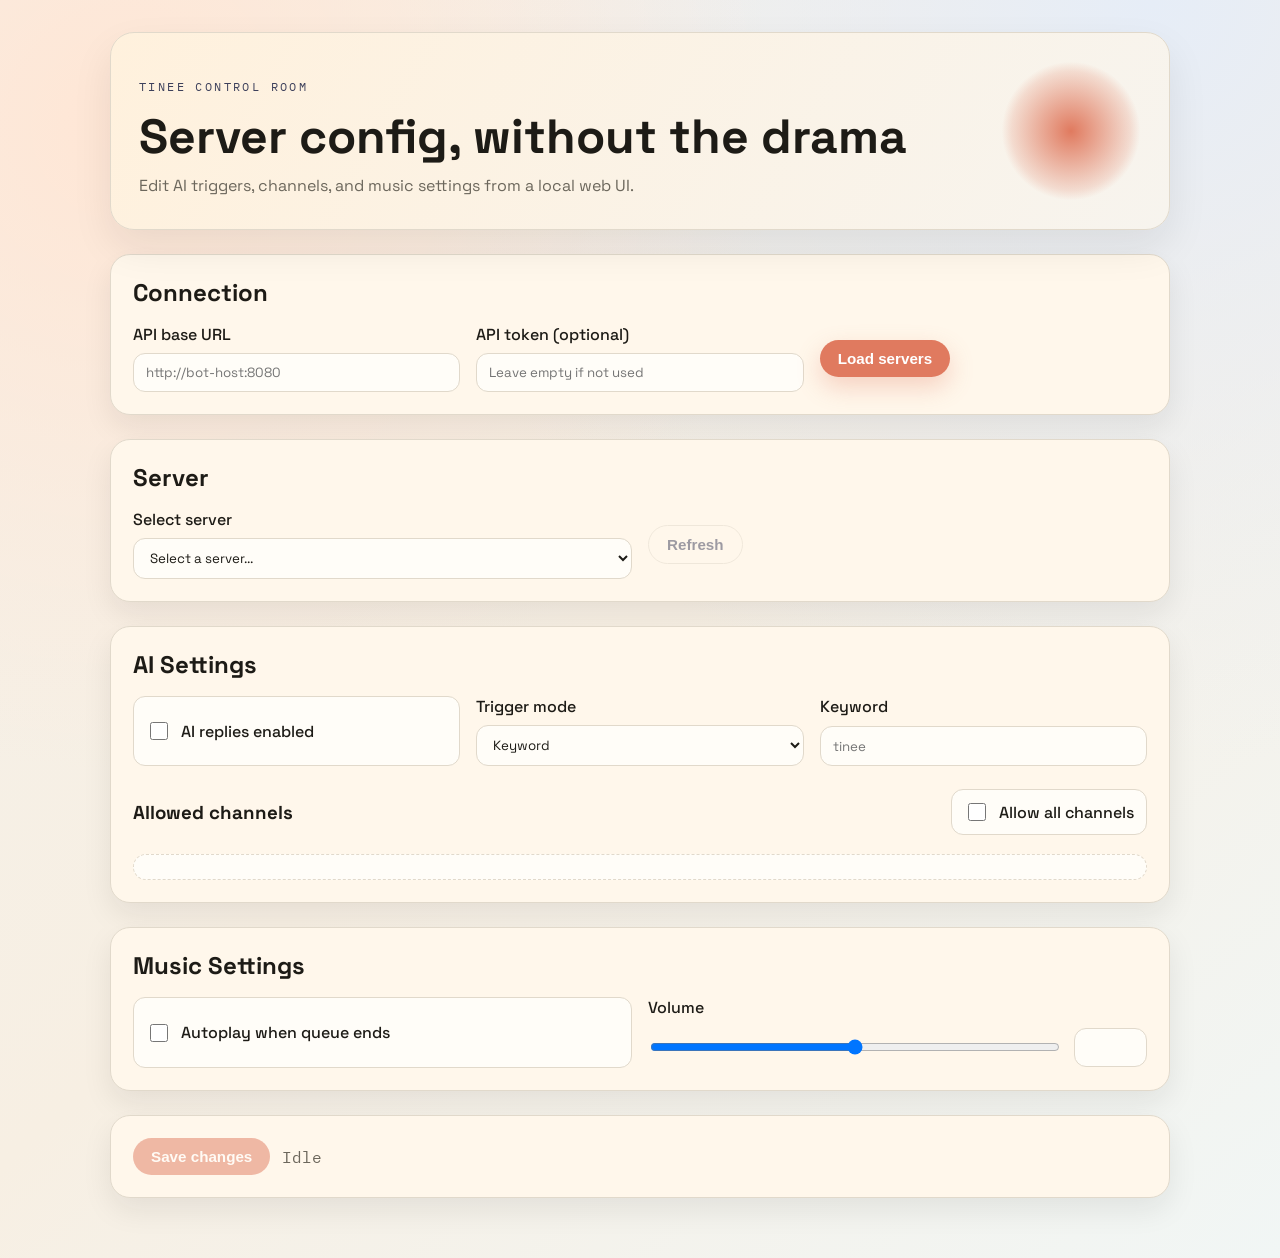
<file: web/index.html>
<!doctype html>
<html lang="en">
  <head>
    <meta charset="utf-8" />
    <meta name="viewport" content="width=device-width, initial-scale=1" />
    <title>Tinee Bot Config</title>
    <link rel="stylesheet" href="style.css" />
  </head>
  <body>
    <div class="page">
      <header class="hero">
        <div>
          <p class="eyebrow">Tinee Control Room</p>
          <h1>Server config, without the drama</h1>
          <p class="subhead">Edit AI triggers, channels, and music settings from a local web UI.</p>
        </div>
        <div class="pulse"></div>
      </header>

      <section class="panel">
        <h2>Connection</h2>
        <div class="grid">
          <label>
            API base URL
            <input id="apiBase" type="text" placeholder="http://bot-host:8080" />
          </label>
          <label>
            API token (optional)
            <input id="apiToken" type="password" placeholder="Leave empty if not used" />
          </label>
          <div class="actions">
            <button id="connectBtn">Load servers</button>
          </div>
        </div>
      </section>

      <section class="panel">
        <h2>Server</h2>
        <div class="grid">
          <label>
            Select server
            <select id="guildSelect">
              <option value="">Select a server...</option>
            </select>
          </label>
          <div class="actions">
            <button id="refreshBtn" class="ghost" disabled>Refresh</button>
          </div>
        </div>
      </section>

      <section class="panel">
        <h2>AI Settings</h2>
        <div class="grid">
          <label class="toggle">
            <input id="aiEnabled" type="checkbox" />
            <span>AI replies enabled</span>
          </label>
          <label>
            Trigger mode
            <select id="aiTrigger">
              <option value="keyword">Keyword</option>
              <option value="mention">Mention</option>
              <option value="both">Both</option>
            </select>
          </label>
          <label>
            Keyword
            <input id="aiKeyword" type="text" placeholder="tinee" />
          </label>
        </div>
        <div class="channels">
          <div class="channels-header">
            <h3>Allowed channels</h3>
            <label class="toggle">
              <input id="allowAllChannels" type="checkbox" />
              <span>Allow all channels</span>
            </label>
          </div>
          <div id="channelsList" class="channels-list"></div>
        </div>
      </section>

      <section class="panel">
        <h2>Music Settings</h2>
        <div class="grid">
          <label class="toggle">
            <input id="autoplay" type="checkbox" />
            <span>Autoplay when queue ends</span>
          </label>
          <label>
            Volume
            <div class="range">
              <input id="volumeRange" type="range" min="0" max="200" step="1" />
              <input id="volumeNumber" type="number" min="0" max="200" step="1" />
            </div>
          </label>
        </div>
      </section>

      <section class="panel">
        <div class="actions">
          <button id="saveBtn" disabled>Save changes</button>
          <span id="status" class="status">Idle</span>
        </div>
      </section>
    </div>

    <script src="app.js"></script>
  </body>
</html>
</file>
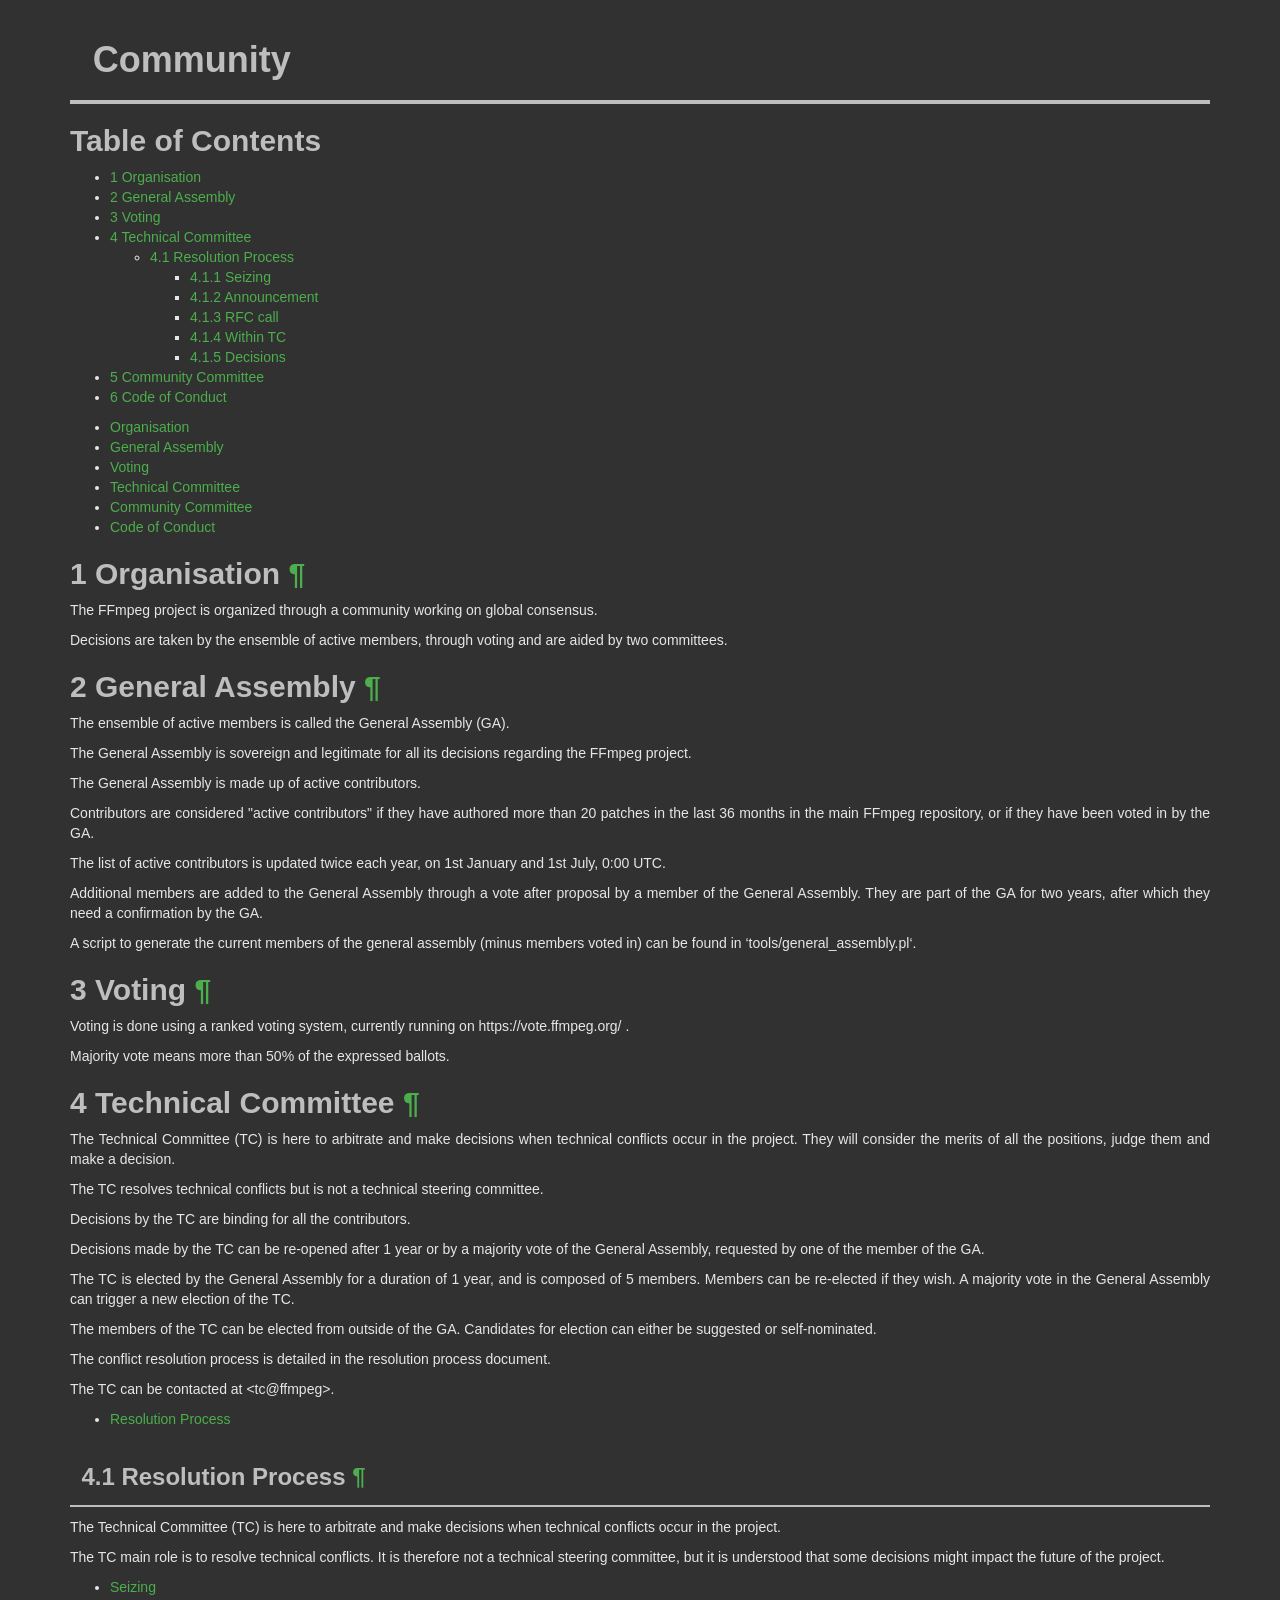
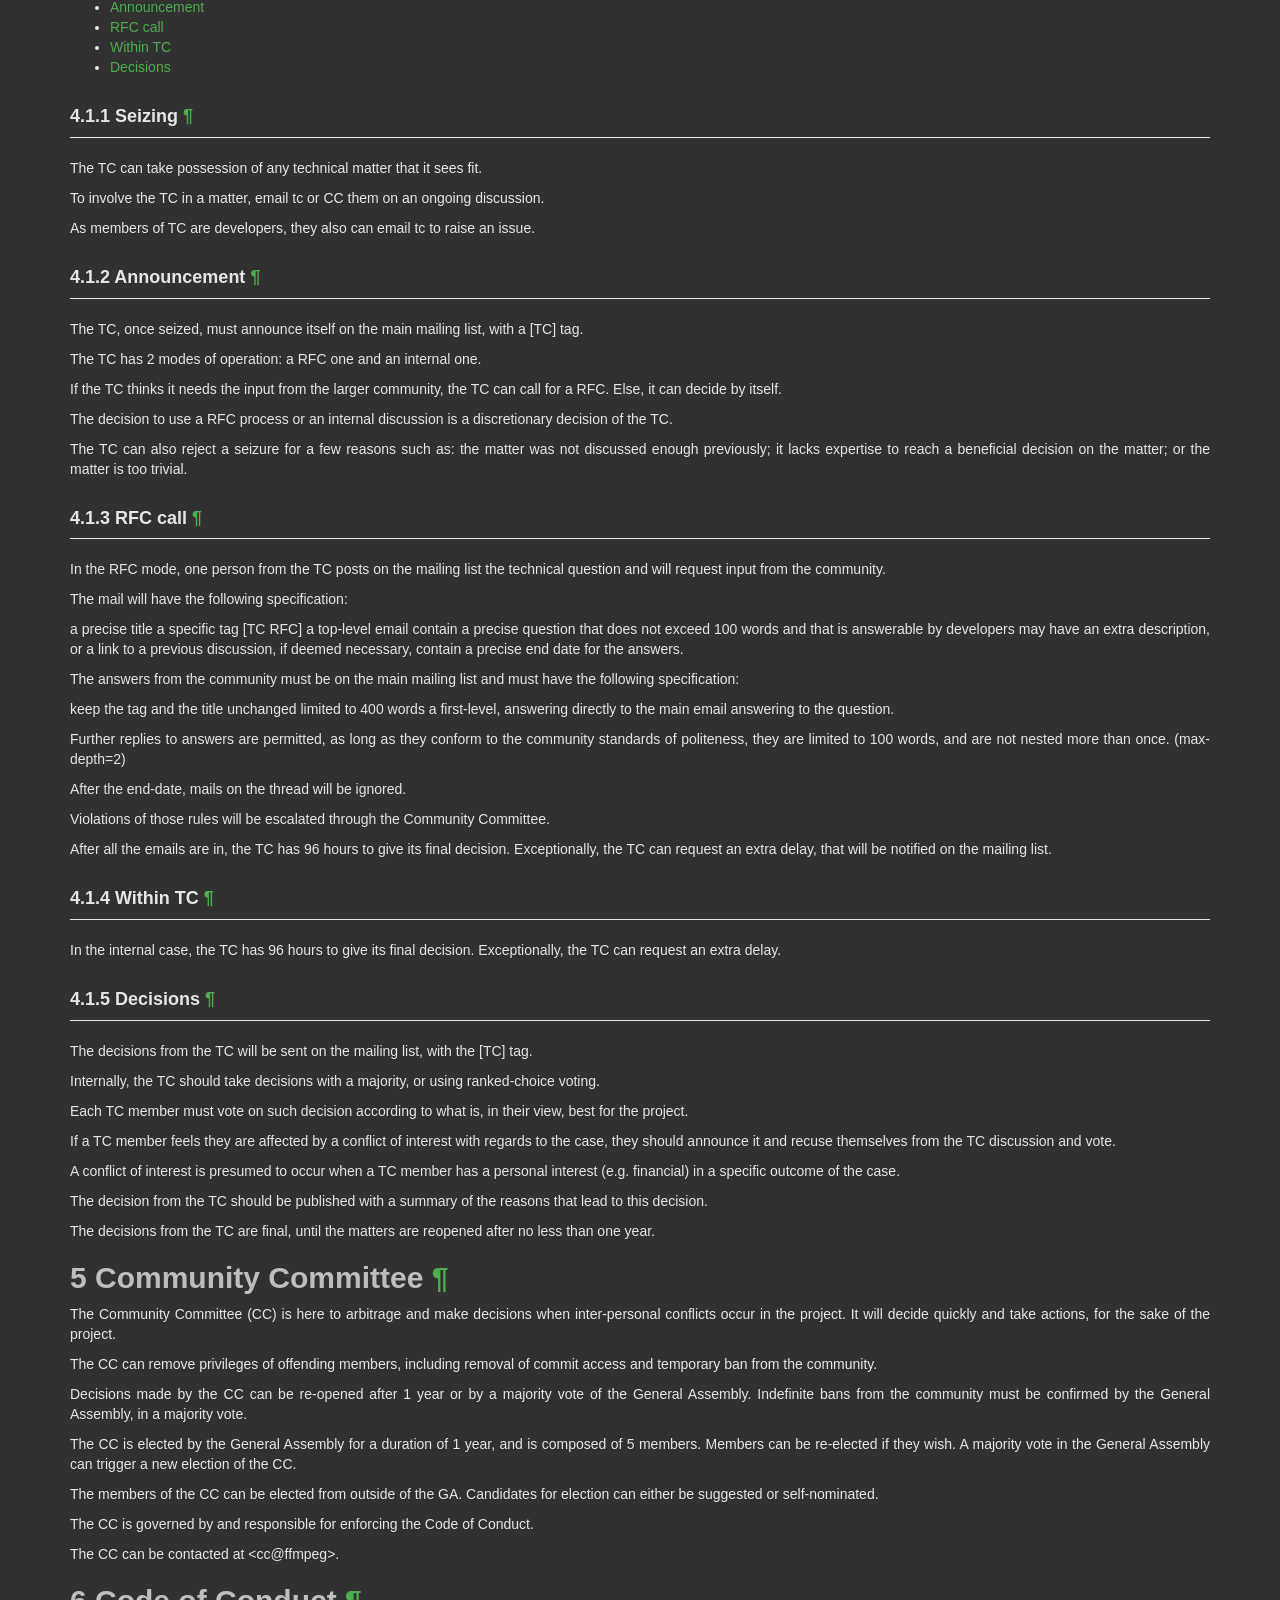
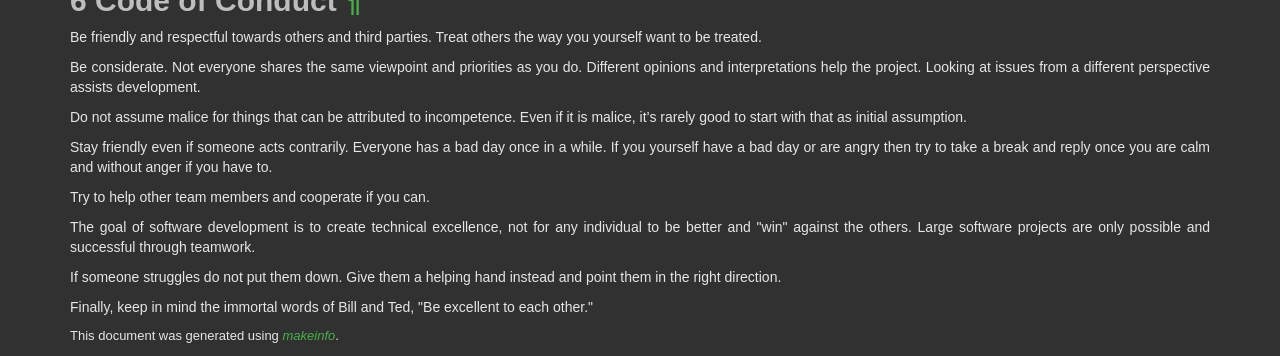
<file: ffmpeg/doc/community.html>
<!DOCTYPE html PUBLIC "-//W3C//DTD HTML 4.01 Transitional//EN" "http://www.w3.org/TR/html4/loose.dtd">
<html>
<!-- Created by , GNU Texinfo 7.1.1 -->
  <head>
    <meta charset="utf-8">
    <title>
      Community
    </title>
    <meta name="viewport" content="width=device-width,initial-scale=1.0">
    <link rel="stylesheet" type="text/css" href="bootstrap.min.css">
    <link rel="stylesheet" type="text/css" href="style.min.css">
  </head>
  <body>
    <div class="container">
      <h1>
      Community
      </h1>


<div class="top-level-extent" id="SEC_Top">

<div class="element-contents" id="SEC_Contents">
<h2 class="contents-heading">Table of Contents</h2>

<div class="contents">

<ul class="toc-numbered-mark">
  <li><a id="toc-Organisation-1" href="#Organisation-1">1 Organisation</a></li>
  <li><a id="toc-General-Assembly-1" href="#General-Assembly-1">2 General Assembly</a></li>
  <li><a id="toc-Voting-1" href="#Voting-1">3 Voting</a></li>
  <li><a id="toc-Technical-Committee-1" href="#Technical-Committee-1">4 Technical Committee</a>
  <ul class="toc-numbered-mark">
    <li><a id="toc-Resolution-Process-1" href="#Resolution-Process-1">4.1 Resolution Process</a>
    <ul class="toc-numbered-mark">
      <li><a id="toc-Seizing" href="#Seizing">4.1.1 Seizing</a></li>
      <li><a id="toc-Announcement" href="#Announcement">4.1.2 Announcement</a></li>
      <li><a id="toc-RFC-call" href="#RFC-call">4.1.3 RFC call</a></li>
      <li><a id="toc-Within-TC" href="#Within-TC">4.1.4 Within TC</a></li>
      <li><a id="toc-Decisions" href="#Decisions">4.1.5 Decisions</a></li>
    </ul></li>
  </ul></li>
  <li><a id="toc-Community-Committee-1" href="#Community-Committee-1">5 Community Committee</a></li>
  <li><a id="toc-Code-of-Conduct-1" href="#Code-of-Conduct-1">6 Code of Conduct</a></li>
</ul>
</div>
</div>

<a class="anchor" id="Organisation"></a><ul class="mini-toc">
<li><a href="#Organisation-1" accesskey="1">Organisation</a></li>
<li><a href="#General-Assembly-1" accesskey="2">General Assembly</a></li>
<li><a href="#Voting-1" accesskey="3">Voting</a></li>
<li><a href="#Technical-Committee-1" accesskey="4">Technical Committee</a></li>
<li><a href="#Community-Committee-1" accesskey="5">Community Committee</a></li>
<li><a href="#Code-of-Conduct-1" accesskey="6">Code of Conduct</a></li>
</ul>
<div class="chapter-level-extent" id="Organisation-1">
<h2 class="chapter"><span>1 Organisation<a class="copiable-link" href="#Organisation-1"> &para;</a></span></h2>

<p>The FFmpeg project is organized through a community working on global consensus.
</p>
<p>Decisions are taken by the ensemble of active members, through voting and are aided by two committees.
</p>
<a class="anchor" id="General-Assembly"></a></div>
<div class="chapter-level-extent" id="General-Assembly-1">
<h2 class="chapter"><span>2 General Assembly<a class="copiable-link" href="#General-Assembly-1"> &para;</a></span></h2>

<p>The ensemble of active members is called the General Assembly (GA).
</p>
<p>The General Assembly is sovereign and legitimate for all its decisions regarding the FFmpeg project.
</p>
<p>The General Assembly is made up of active contributors.
</p>
<p>Contributors are considered &quot;active contributors&quot; if they have authored more than 20 patches in the last 36 months in the main FFmpeg repository, or if they have been voted in by the GA.
</p>
<p>The list of active contributors is updated twice each year, on 1st January and 1st July, 0:00 UTC.
</p>
<p>Additional members are added to the General Assembly through a vote after proposal by a member of the General Assembly. They are part of the GA for two years, after which they need a confirmation by the GA.
</p>
<p>A script to generate the current members of the general assembly (minus members voted in) can be found in &lsquo;tools/general_assembly.pl&lsquo;.
</p>
<a class="anchor" id="Voting"></a></div>
<div class="chapter-level-extent" id="Voting-1">
<h2 class="chapter"><span>3 Voting<a class="copiable-link" href="#Voting-1"> &para;</a></span></h2>

<p>Voting is done using a ranked voting system, currently running on https://vote.ffmpeg.org/ .
</p>
<p>Majority vote means more than 50% of the expressed ballots.
</p>
<a class="anchor" id="Technical-Committee"></a></div>
<div class="chapter-level-extent" id="Technical-Committee-1">
<h2 class="chapter"><span>4 Technical Committee<a class="copiable-link" href="#Technical-Committee-1"> &para;</a></span></h2>

<p>The Technical Committee (TC) is here to arbitrate and make decisions when technical conflicts occur in the project. They will consider the merits of all the positions, judge them and make a decision.
</p>
<p>The TC resolves technical conflicts but is not a technical steering committee.
</p>
<p>Decisions by the TC are binding for all the contributors.
</p>
<p>Decisions made by the TC can be re-opened after 1 year or by a majority vote of the General Assembly, requested by one of the member of the GA.
</p>
<p>The TC is elected by the General Assembly for a duration of 1 year, and is composed of 5 members. Members can be re-elected if they wish. A majority vote in the General Assembly can trigger a new election of the TC.
</p>
<p>The members of the TC can be elected from outside of the GA. Candidates for election can either be suggested or self-nominated.
</p>
<p>The conflict resolution process is detailed in the resolution process document.
</p>
<p>The TC can be contacted at &lt;tc@ffmpeg&gt;.
</p>
<a class="anchor" id="Resolution-Process"></a><ul class="mini-toc">
<li><a href="#Resolution-Process-1" accesskey="1">Resolution Process</a></li>
</ul>
<div class="section-level-extent" id="Resolution-Process-1">
<h3 class="section"><span>4.1 Resolution Process<a class="copiable-link" href="#Resolution-Process-1"> &para;</a></span></h3>

<p>The Technical Committee (TC) is here to arbitrate and make decisions when technical conflicts occur in the project.
</p>
<p>The TC main role is to resolve technical conflicts. It is therefore not a technical steering committee, but it is understood that some decisions might impact the future of the project.
</p>
<ul class="mini-toc">
<li><a href="#Seizing" accesskey="1">Seizing</a></li>
<li><a href="#Announcement" accesskey="2">Announcement</a></li>
<li><a href="#RFC-call" accesskey="3">RFC call</a></li>
<li><a href="#Within-TC" accesskey="4">Within TC</a></li>
<li><a href="#Decisions" accesskey="5">Decisions</a></li>
</ul>
<div class="subsection-level-extent" id="Seizing">
<h4 class="subsection"><span>4.1.1 Seizing<a class="copiable-link" href="#Seizing"> &para;</a></span></h4>

<p>The TC can take possession of any technical matter that it sees fit.
</p>
<p>To involve the TC in a matter, email tc&nbsp;or CC them on an ongoing discussion.
</p>
<p>As members of TC are developers, they also can email tc&nbsp;to raise an issue.
</p></div>
<div class="subsection-level-extent" id="Announcement">
<h4 class="subsection"><span>4.1.2 Announcement<a class="copiable-link" href="#Announcement"> &para;</a></span></h4>

<p>The TC, once seized, must announce itself on the main mailing list, with a [TC] tag.
</p>
<p>The TC has 2 modes of operation: a RFC one and an internal one.
</p>
<p>If the TC thinks it needs the input from the larger community, the TC can call for a RFC. Else, it can decide by itself.
</p>
<p>The decision to use a RFC process or an internal discussion is a discretionary decision of the TC.
</p>
<p>The TC can also reject a seizure for a few reasons such as: the matter was not discussed enough previously; it lacks expertise to reach a beneficial decision on the matter; or the matter is too trivial.
</p></div>
<div class="subsection-level-extent" id="RFC-call">
<h4 class="subsection"><span>4.1.3 RFC call<a class="copiable-link" href="#RFC-call"> &para;</a></span></h4>

<p>In the RFC mode, one person from the TC posts on the mailing list the technical question and will request input from the community.
</p>
<p>The mail will have the following specification:
</p>
<p>a precise title
    a specific tag [TC RFC]
    a top-level email
    contain a precise question that does not exceed 100 words and that is answerable by developers
    may have an extra description, or a link to a previous discussion, if deemed necessary,
    contain a precise end date for the answers.
</p>
<p>The answers from the community must be on the main mailing list and must have the following specification:
</p>
<p>keep the tag and the title unchanged
    limited to 400 words
    a first-level, answering directly to the main email
    answering to the question.
</p>
<p>Further replies to answers are permitted, as long as they conform to the community standards of politeness, they are limited to 100 words, and are not nested more than once. (max-depth=2)
</p>
<p>After the end-date, mails on the thread will be ignored.
</p>
<p>Violations of those rules will be escalated through the Community Committee.
</p>
<p>After all the emails are in, the TC has 96 hours to give its final decision. Exceptionally, the TC can request an extra delay, that will be notified on the mailing list.
</p></div>
<div class="subsection-level-extent" id="Within-TC">
<h4 class="subsection"><span>4.1.4 Within TC<a class="copiable-link" href="#Within-TC"> &para;</a></span></h4>

<p>In the internal case, the TC has 96 hours to give its final decision. Exceptionally, the TC can request an extra delay.
</p></div>
<div class="subsection-level-extent" id="Decisions">
<h4 class="subsection"><span>4.1.5 Decisions<a class="copiable-link" href="#Decisions"> &para;</a></span></h4>

<p>The decisions from the TC will be sent on the mailing list, with the [TC] tag.
</p>
<p>Internally, the TC should take decisions with a majority, or using ranked-choice voting.
</p>
<p>Each TC member must vote on such decision according to what is, in their view, best for the project.
</p>
<p>If a TC member feels they are affected by a conflict of interest with regards to the case, they should announce it and recuse themselves from the TC
discussion and vote.
</p>
<p>A conflict of interest is presumed to occur when a TC member has a personal interest (e.g. financial) in a specific outcome of the case.
</p>
<p>The decision from the TC should be published with a summary of the reasons that lead to this decision.
</p>
<p>The decisions from the TC are final, until the matters are reopened after no less than one year.
</p>
<a class="anchor" id="Community-Committee"></a></div>
</div>
</div>
<div class="chapter-level-extent" id="Community-Committee-1">
<h2 class="chapter"><span>5 Community Committee<a class="copiable-link" href="#Community-Committee-1"> &para;</a></span></h2>

<p>The Community Committee (CC) is here to arbitrage and make decisions when inter-personal conflicts occur in the project. It will decide quickly and take actions, for the sake of the project.
</p>
<p>The CC can remove privileges of offending members, including removal of commit access and temporary ban from the community.
</p>
<p>Decisions made by the CC can be re-opened after 1 year or by a majority vote of the General Assembly. Indefinite bans from the community must be confirmed by the General Assembly, in a majority vote.
</p>
<p>The CC is elected by the General Assembly for a duration of 1 year, and is composed of 5 members. Members can be re-elected if they wish. A majority vote in the General Assembly can trigger a new election of the CC.
</p>
<p>The members of the CC can be elected from outside of the GA. Candidates for election can either be suggested or self-nominated.
</p>
<p>The CC is governed by and responsible for enforcing the Code of Conduct.
</p>
<p>The CC can be contacted at &lt;cc@ffmpeg&gt;.
</p>
<a class="anchor" id="Code-of-Conduct"></a></div>
<div class="chapter-level-extent" id="Code-of-Conduct-1">
<h2 class="chapter"><span>6 Code of Conduct<a class="copiable-link" href="#Code-of-Conduct-1"> &para;</a></span></h2>

<p>Be friendly and respectful towards others and third parties.
Treat others the way you yourself want to be treated.
</p>
<p>Be considerate. Not everyone shares the same viewpoint and priorities as you do.
Different opinions and interpretations help the project.
Looking at issues from a different perspective assists development.
</p>
<p>Do not assume malice for things that can be attributed to incompetence. Even if
it is malice, it&rsquo;s rarely good to start with that as initial assumption.
</p>
<p>Stay friendly even if someone acts contrarily. Everyone has a bad day
once in a while.
If you yourself have a bad day or are angry then try to take a break and reply
once you are calm and without anger if you have to.
</p>
<p>Try to help other team members and cooperate if you can.
</p>
<p>The goal of software development is to create technical excellence, not for any
individual to be better and &quot;win&quot; against the others. Large software projects
are only possible and successful through teamwork.
</p>
<p>If someone struggles do not put them down. Give them a helping hand
instead and point them in the right direction.
</p>
<p>Finally, keep in mind the immortal words of Bill and Ted,
&quot;Be excellent to each other.&quot;
</p>
</div>
</div>
      <p style="font-size: small;">
        This document was generated using <a class="uref" href="https://www.gnu.org/software/texinfo/"><em class="emph">makeinfo</em></a>.
      </p>
    </div>
  </body>
</html>
</file>
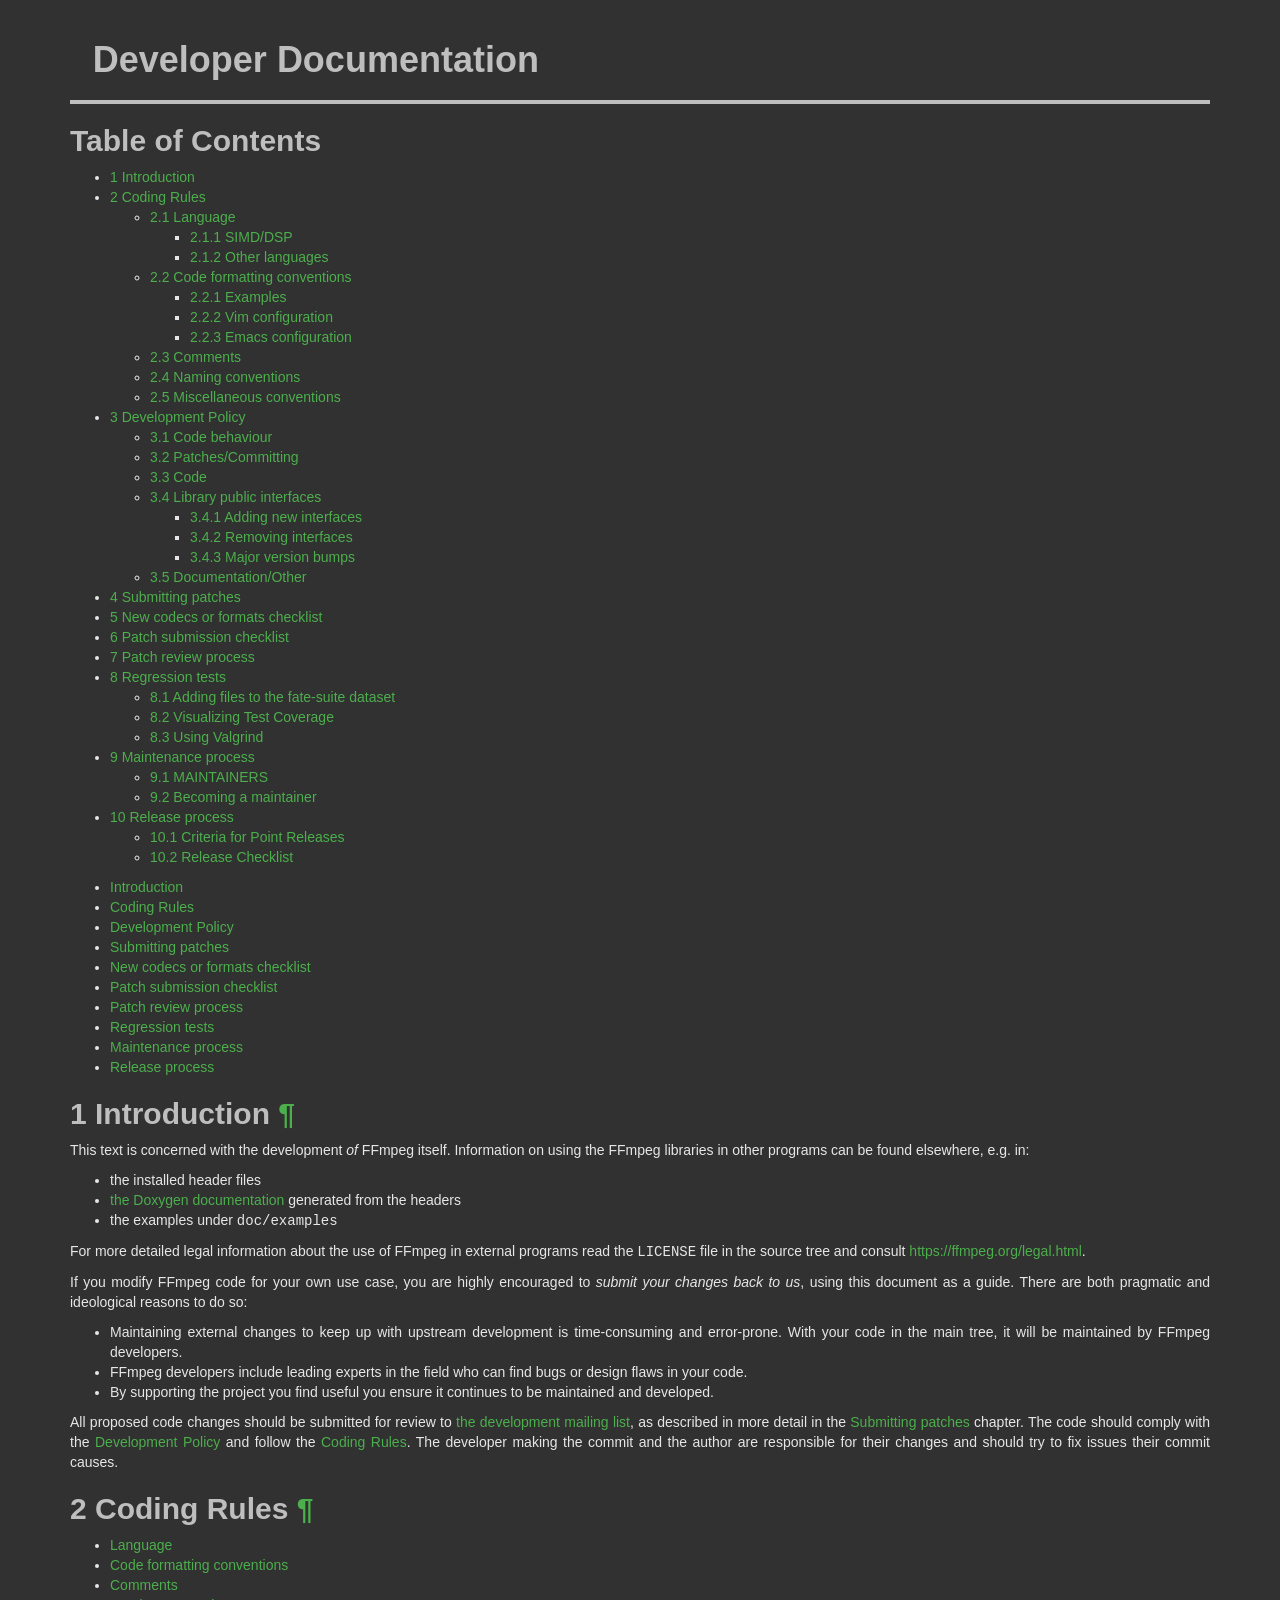
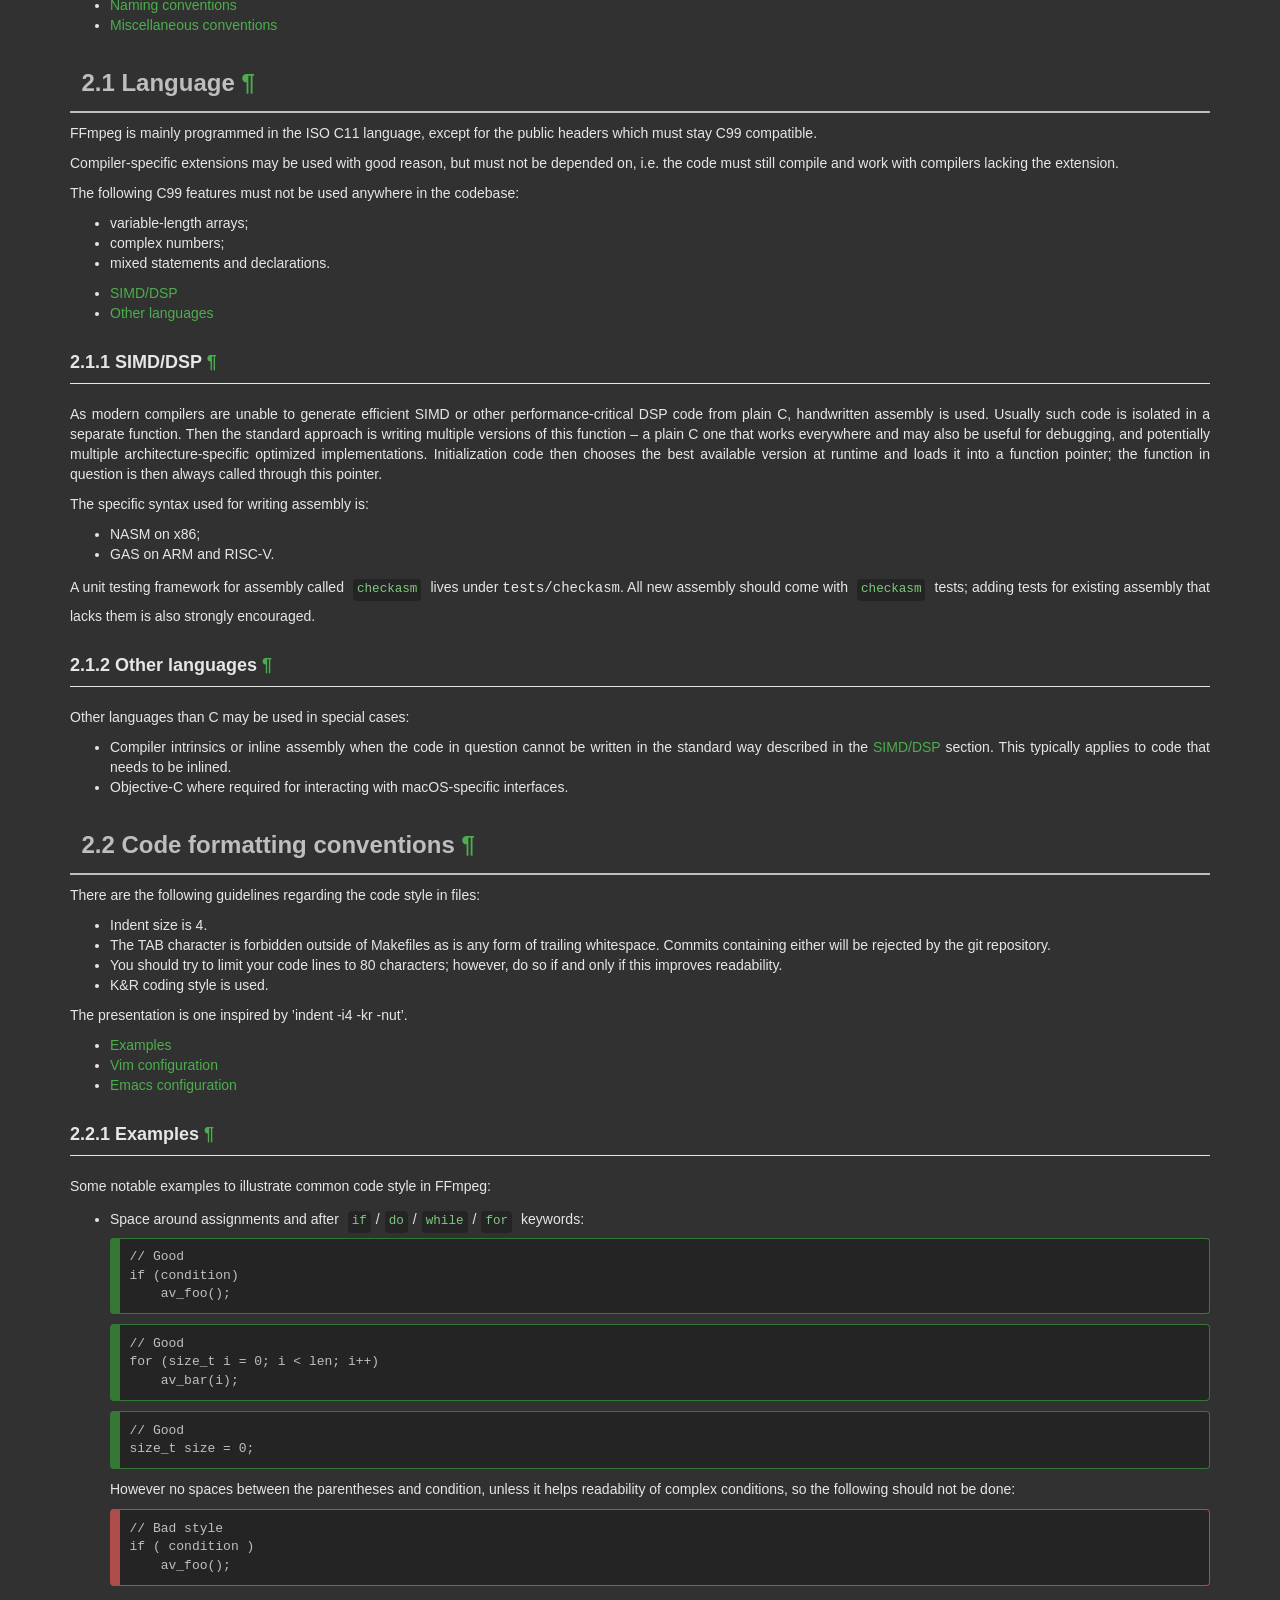
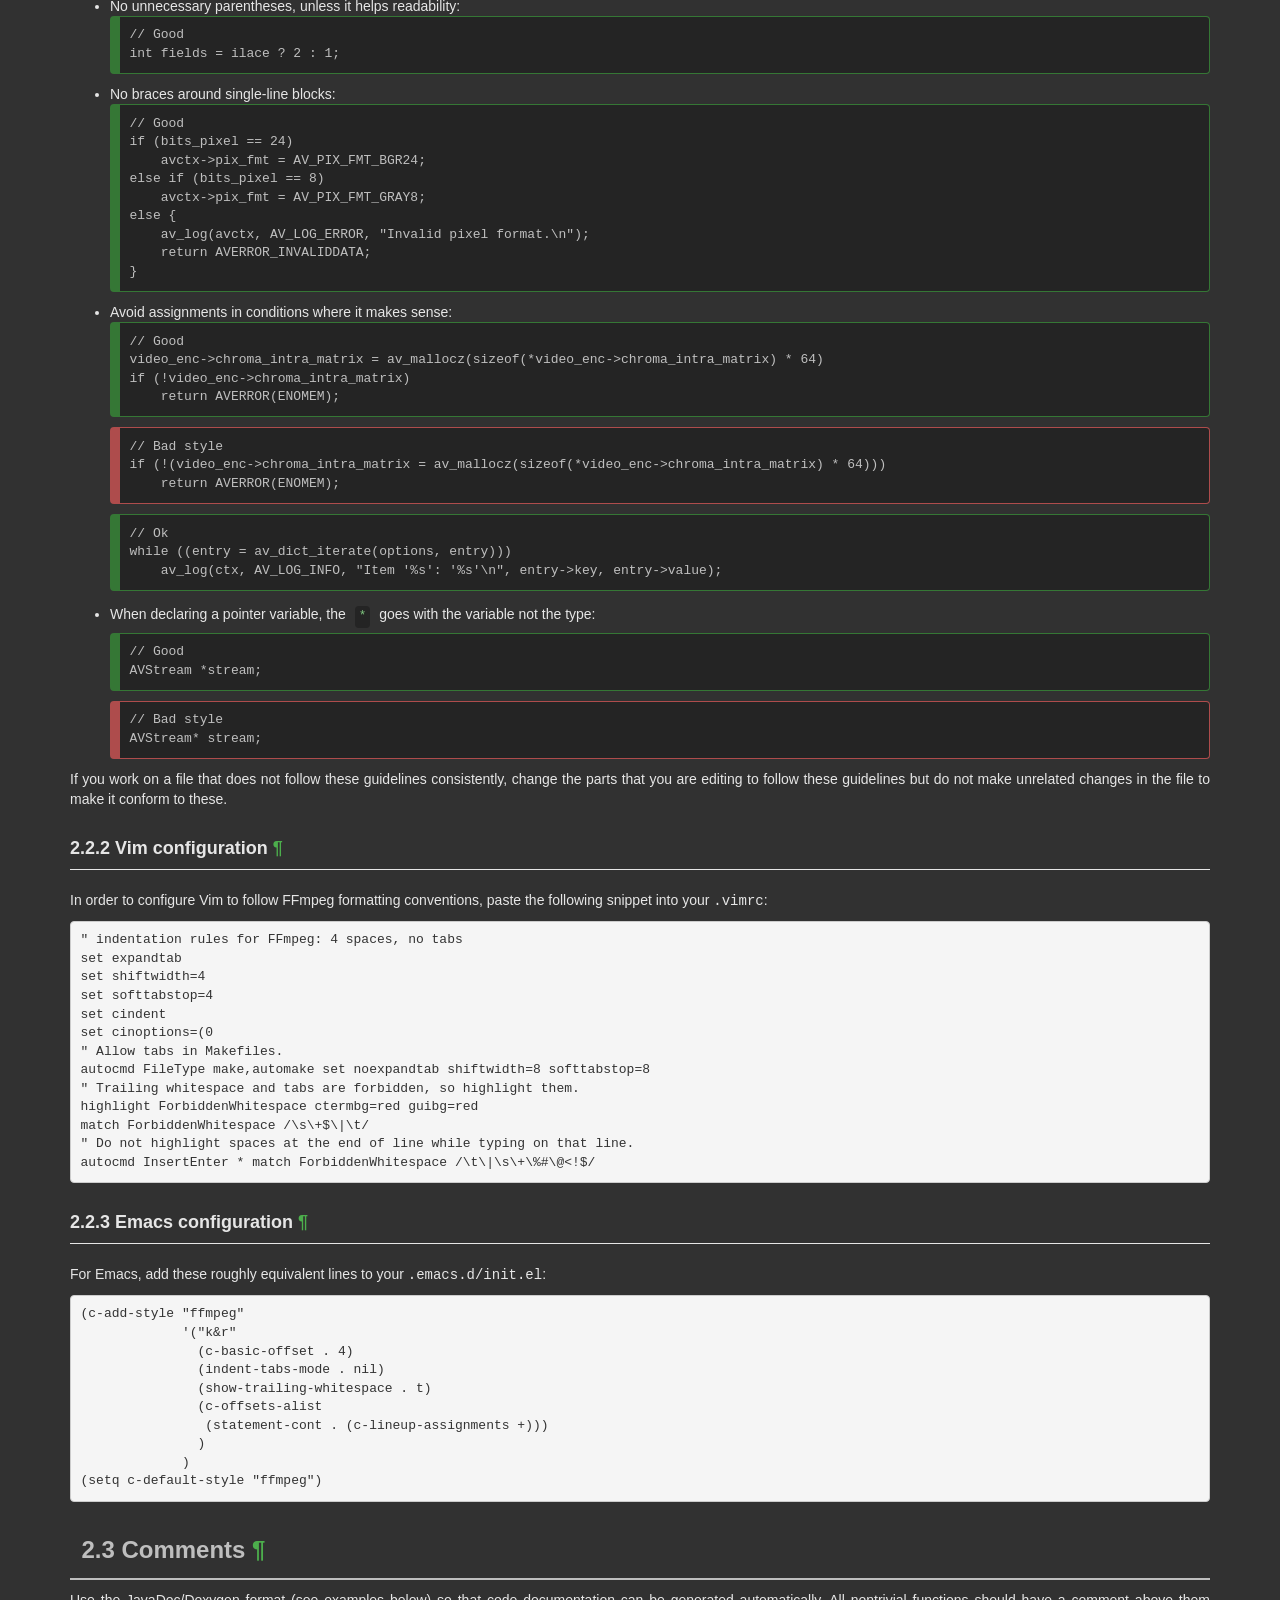
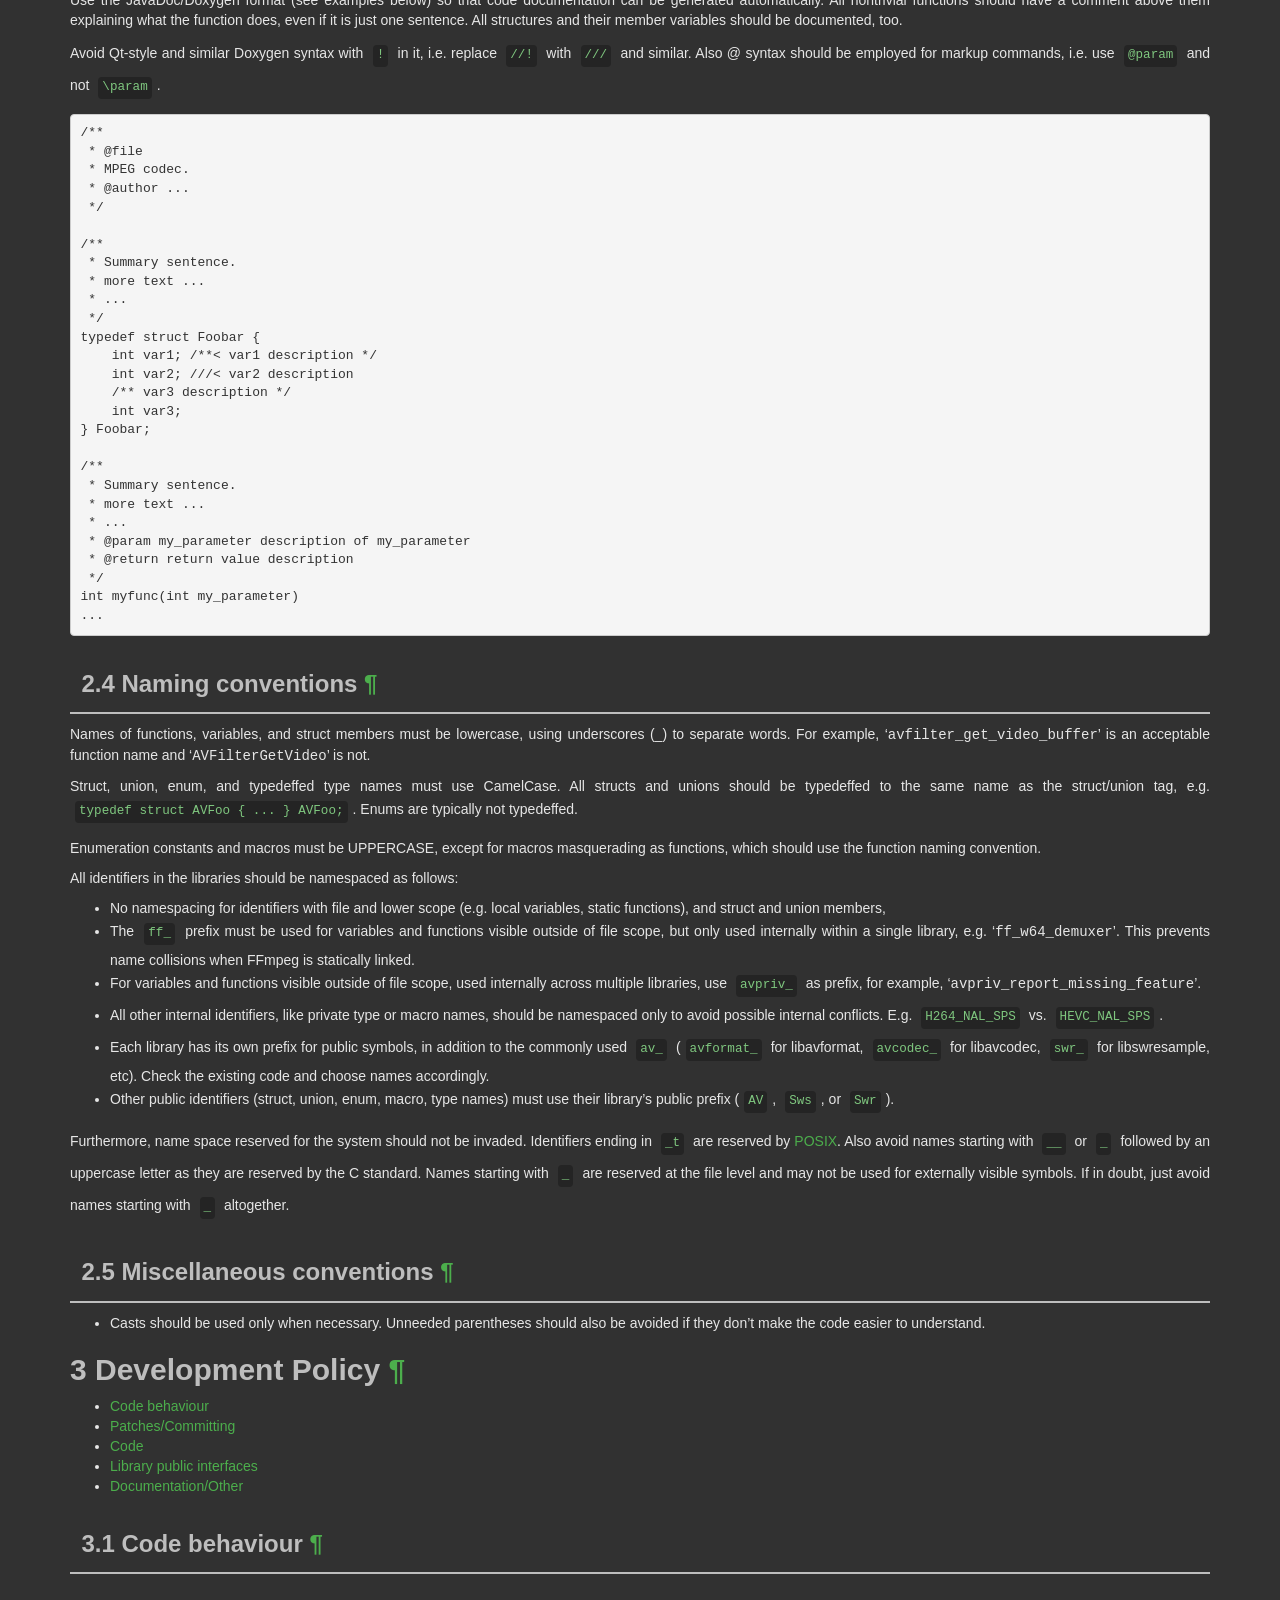
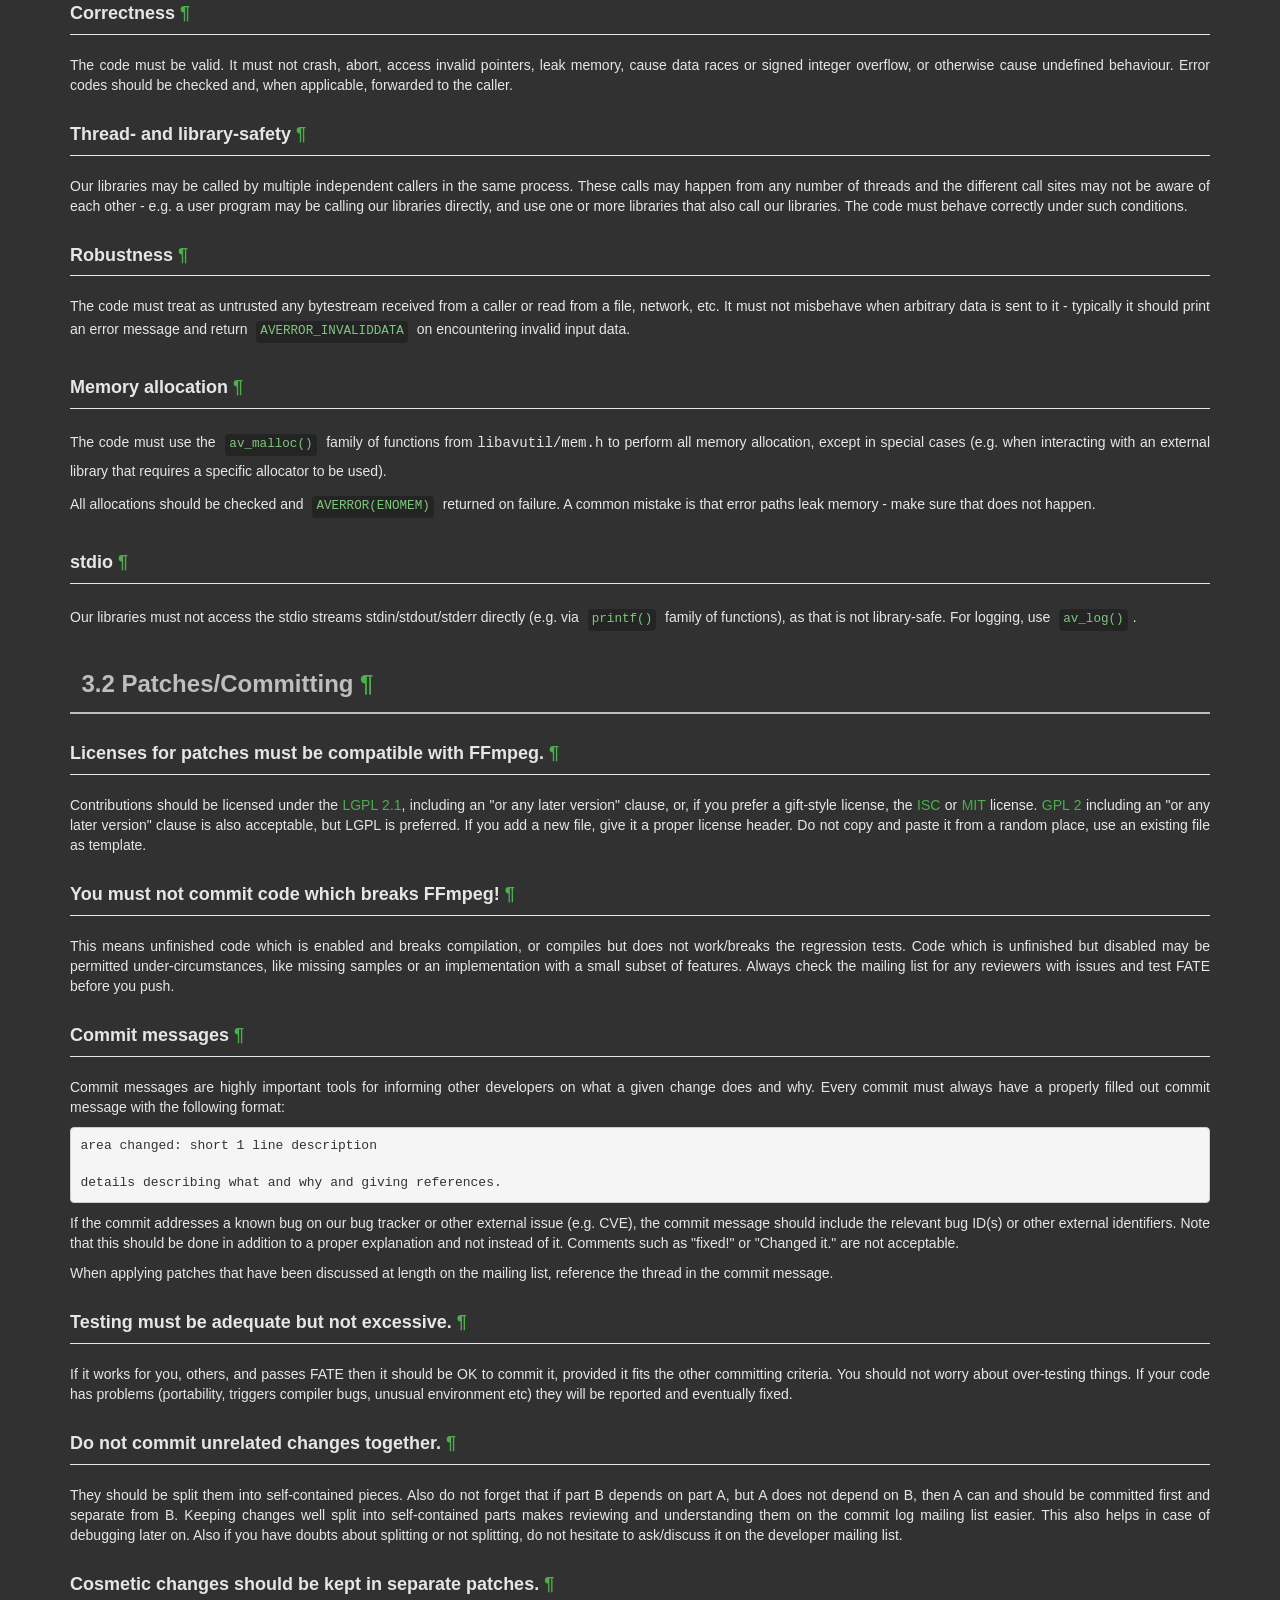
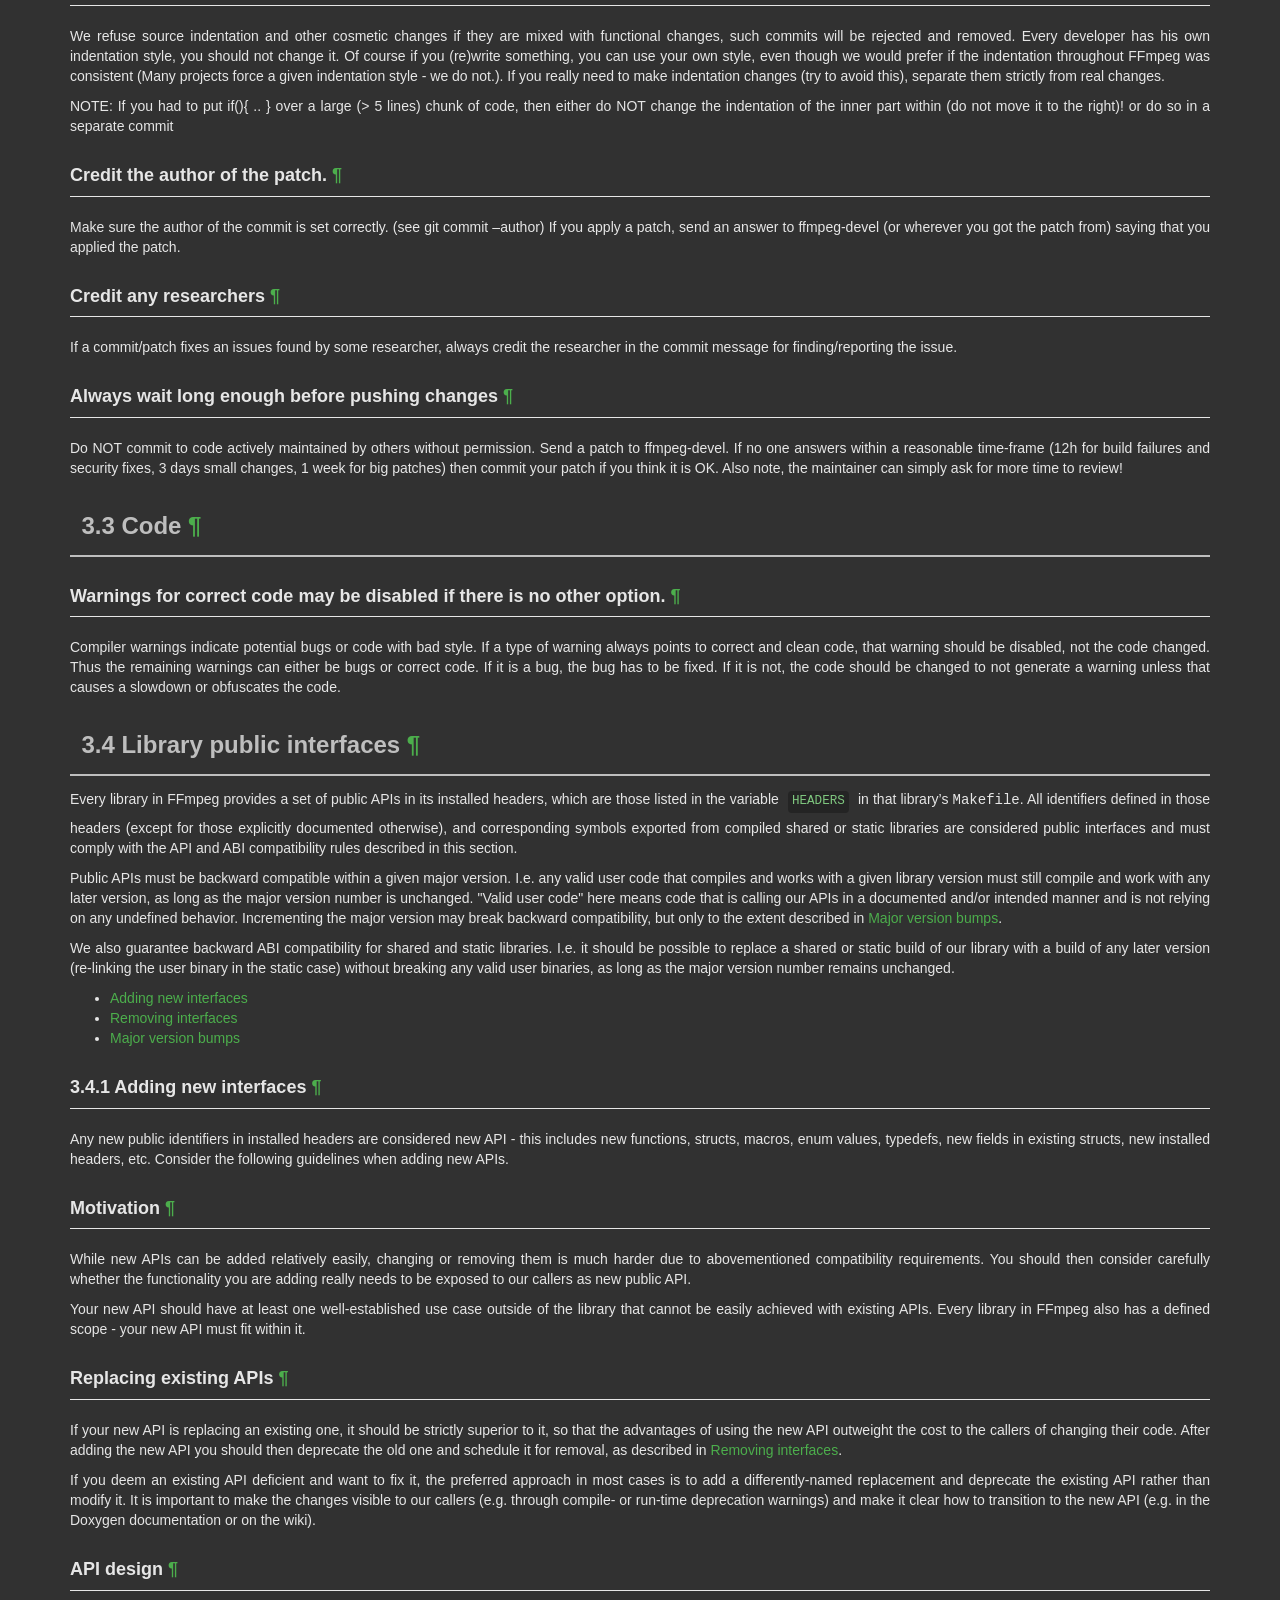
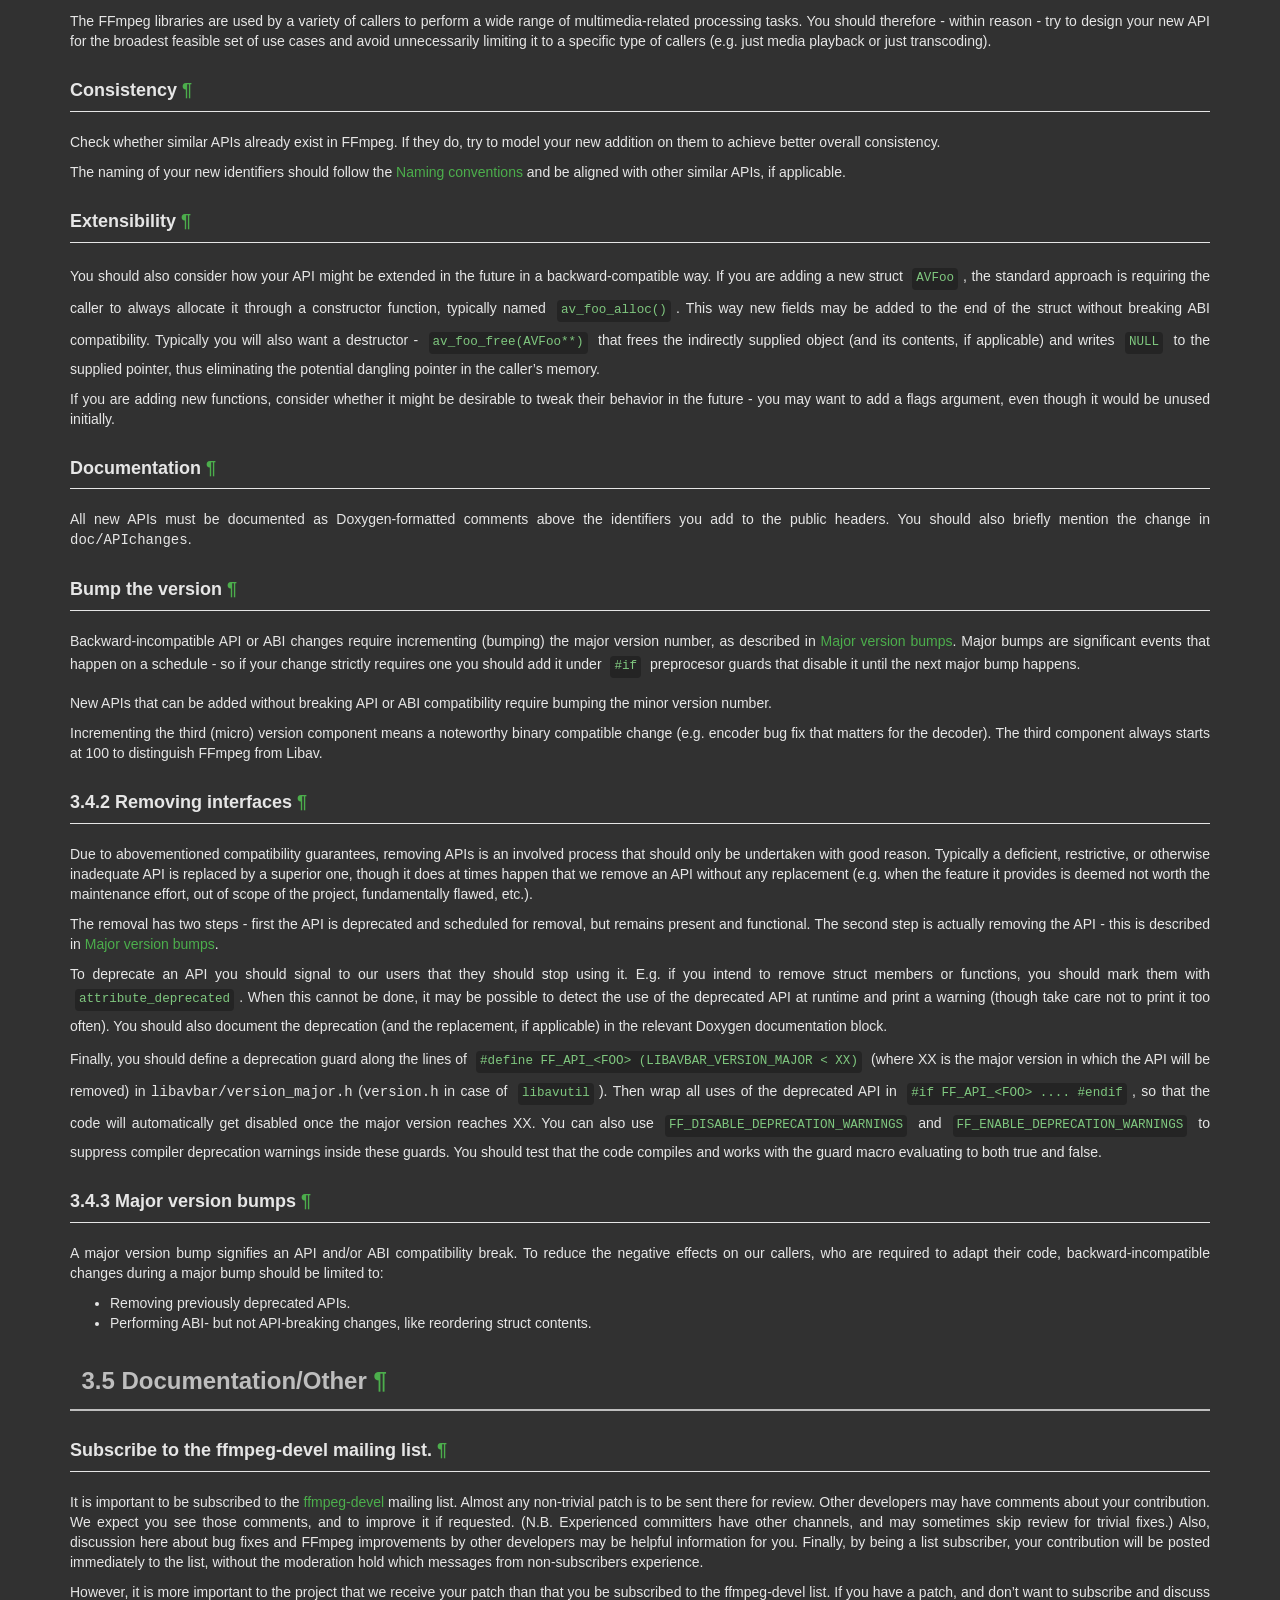
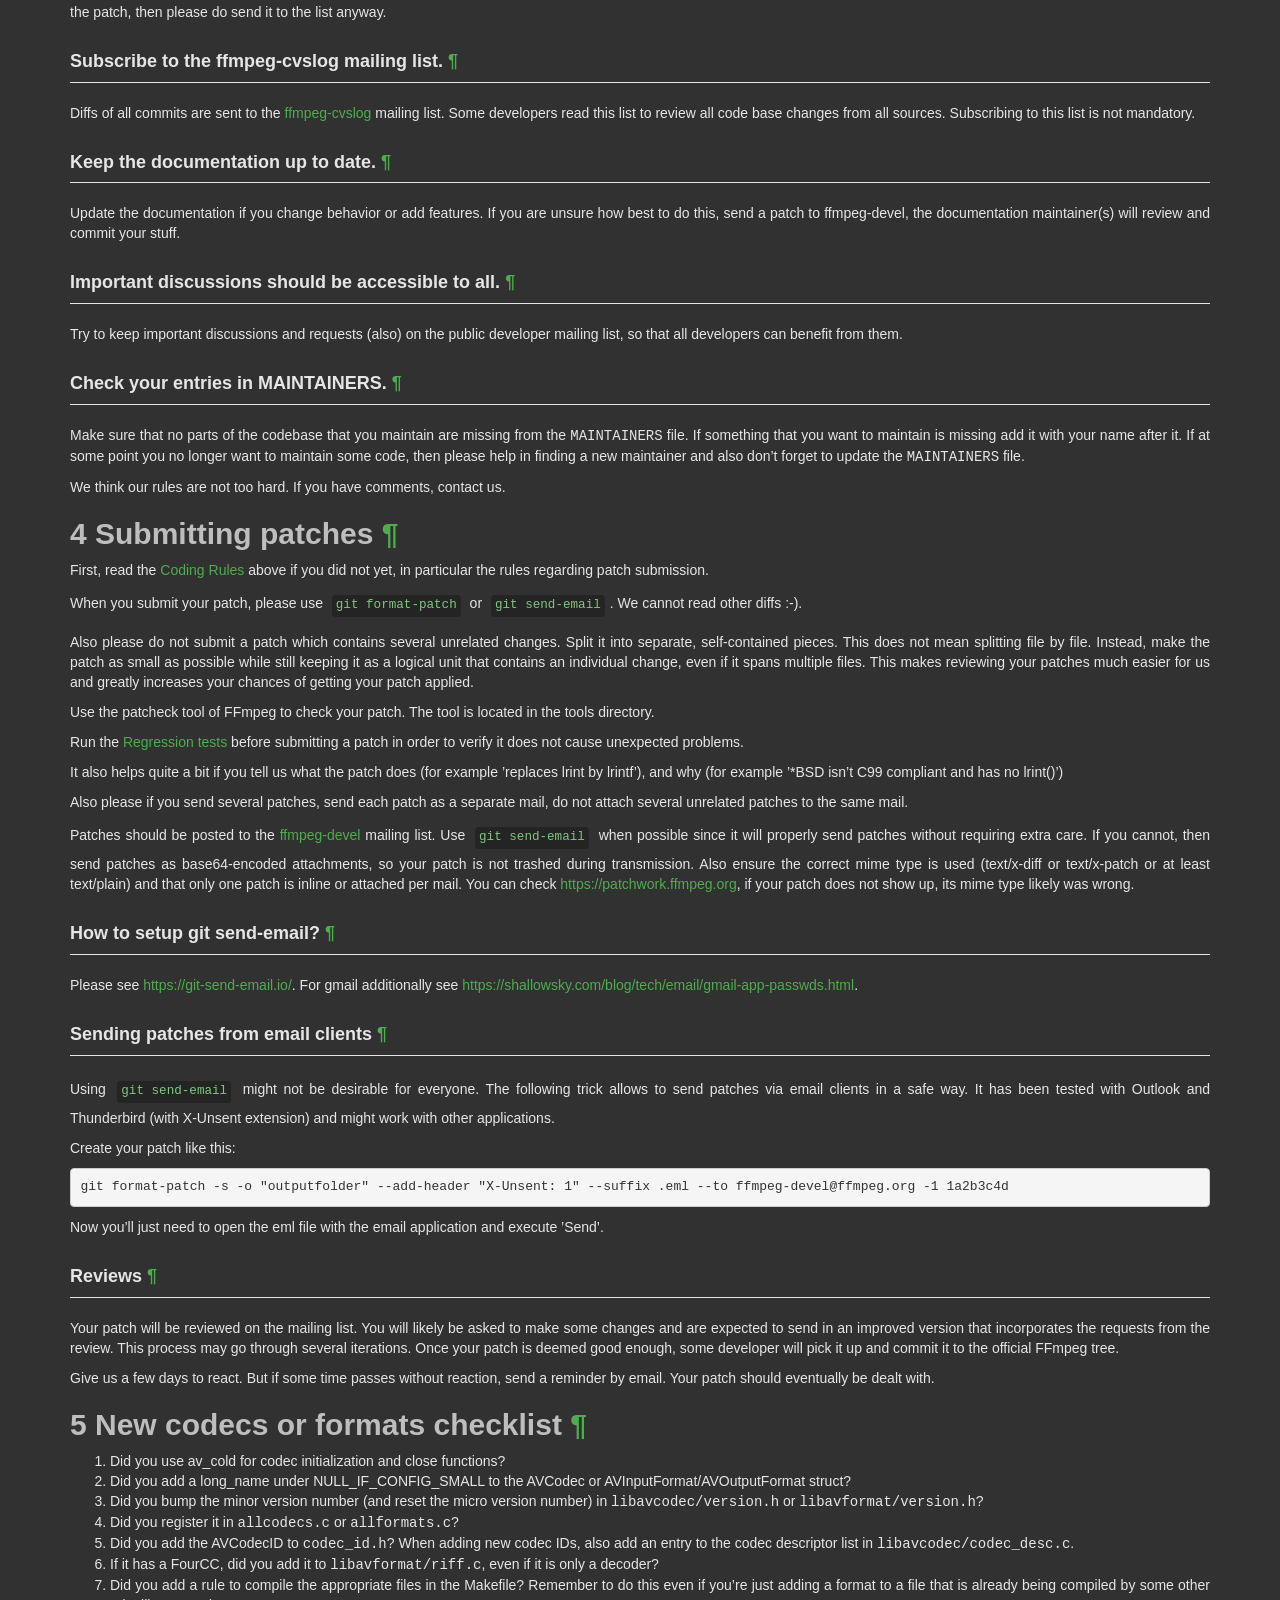
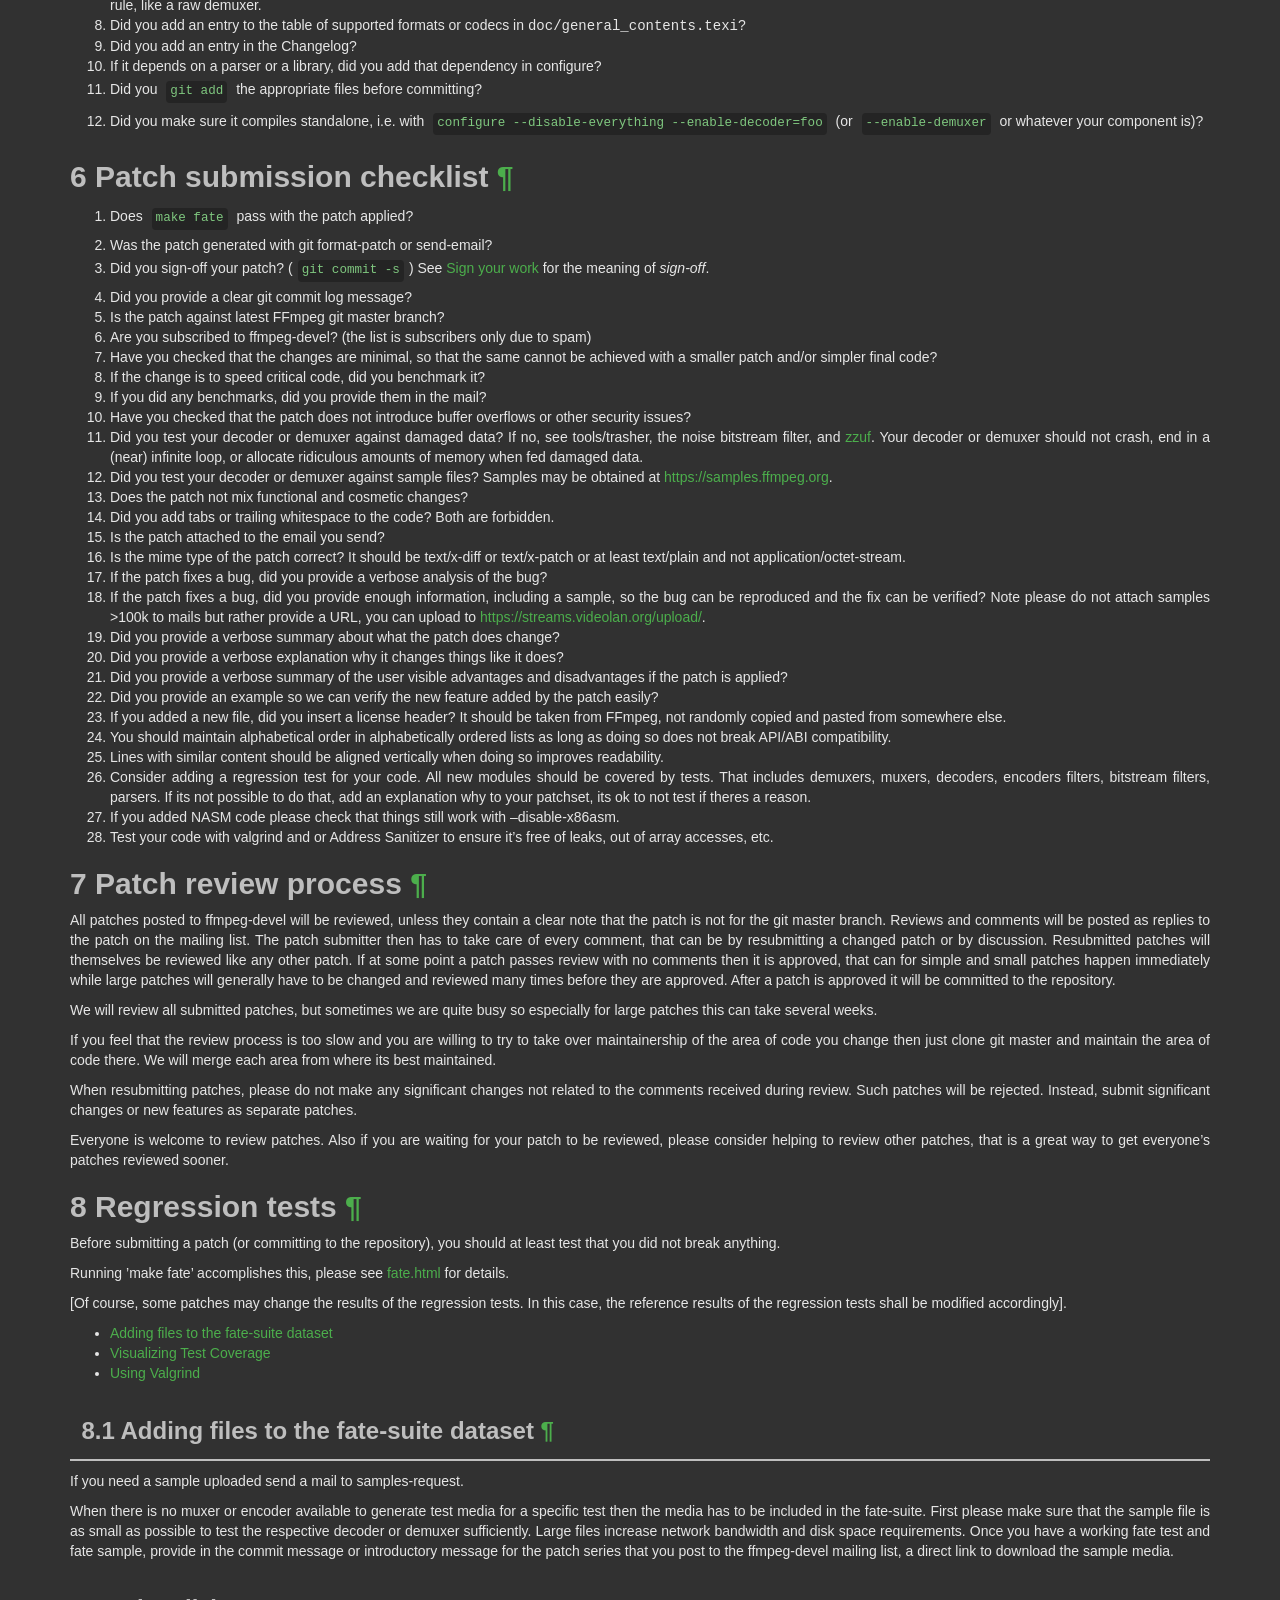
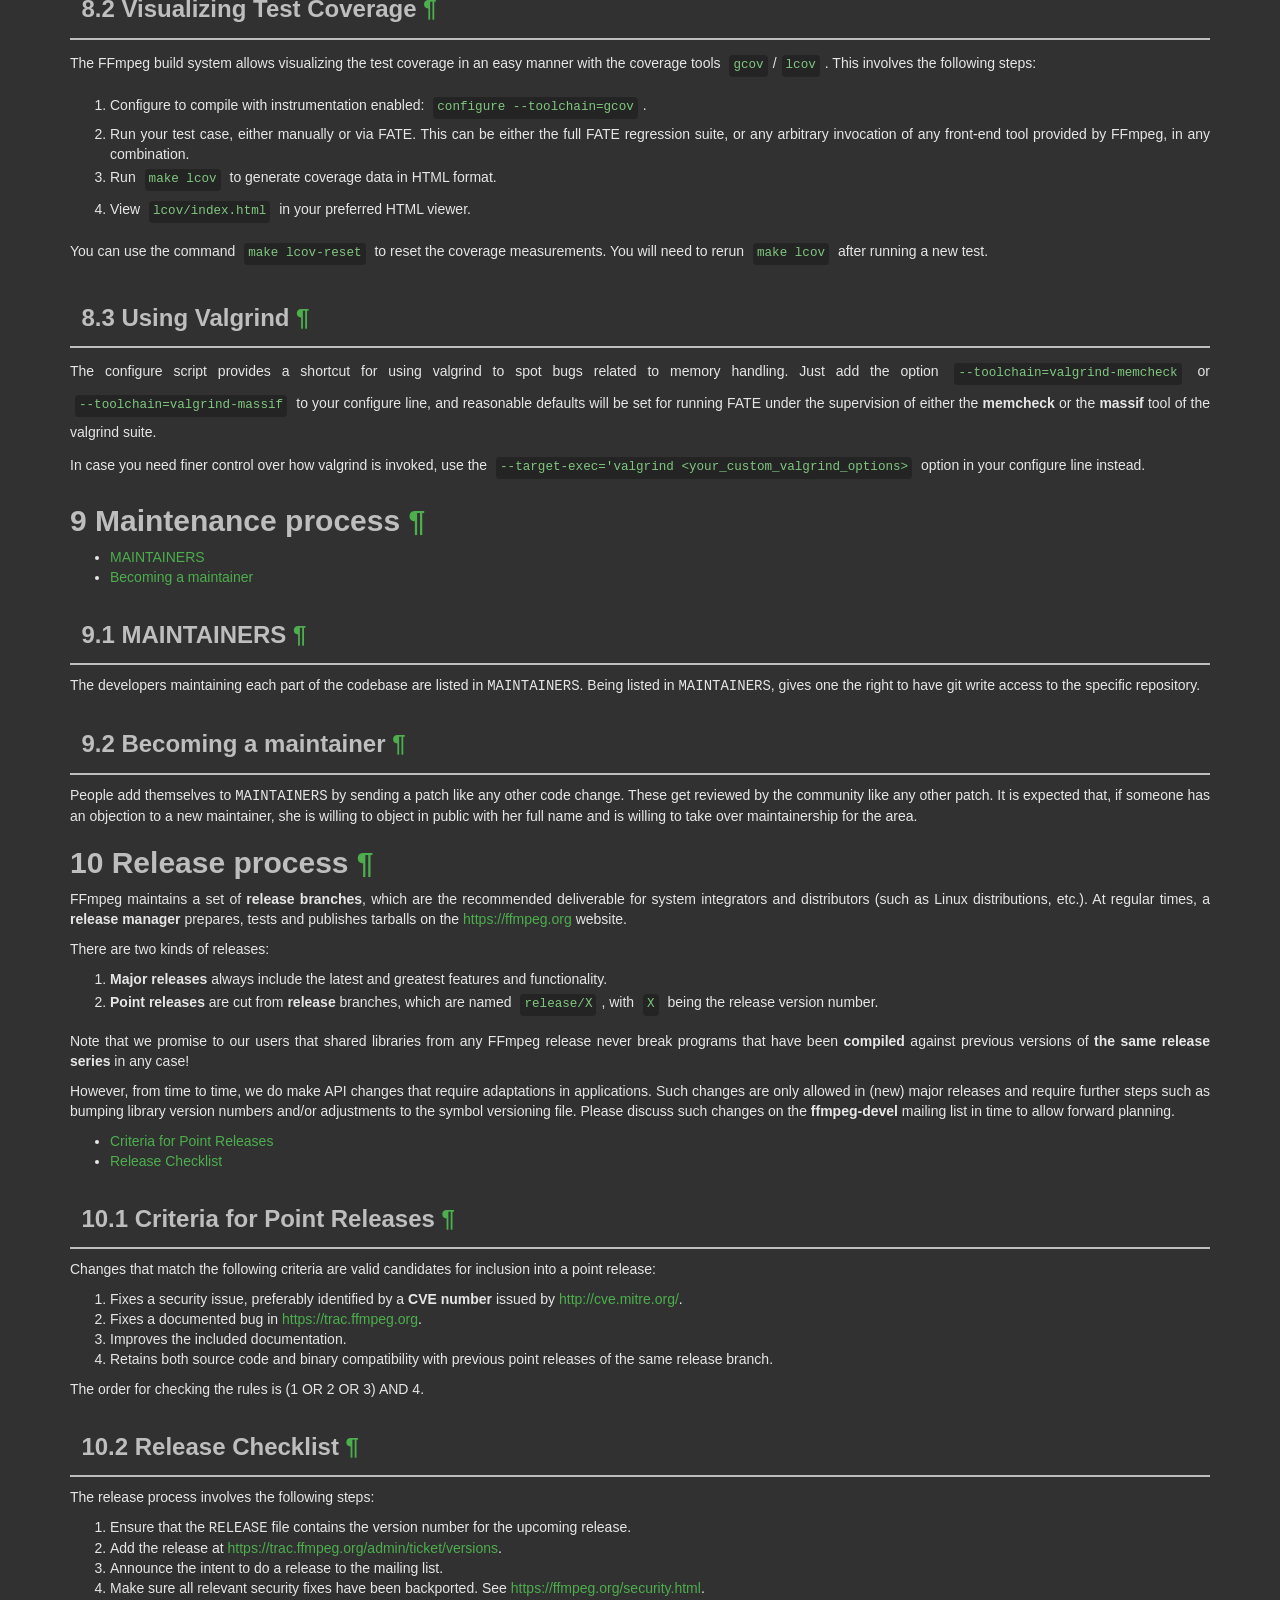
<file: ffmpeg/doc/developer.html>
<!DOCTYPE html PUBLIC "-//W3C//DTD HTML 4.01 Transitional//EN" "http://www.w3.org/TR/html4/loose.dtd">
<html>
<!-- Created by , GNU Texinfo 7.1.1 -->
  <head>
    <meta charset="utf-8">
    <title>
      Developer Documentation
    </title>
    <meta name="viewport" content="width=device-width,initial-scale=1.0">
    <link rel="stylesheet" type="text/css" href="bootstrap.min.css">
    <link rel="stylesheet" type="text/css" href="style.min.css">
  </head>
  <body>
    <div class="container">
      <h1>
      Developer Documentation
      </h1>


<div class="top-level-extent" id="SEC_Top">

<div class="element-contents" id="SEC_Contents">
<h2 class="contents-heading">Table of Contents</h2>

<div class="contents">

<ul class="toc-numbered-mark">
  <li><a id="toc-Introduction" href="#Introduction">1 Introduction</a></li>
  <li><a id="toc-Coding-Rules-1" href="#Coding-Rules-1">2 Coding Rules</a>
  <ul class="toc-numbered-mark">
    <li><a id="toc-Language" href="#Language">2.1 Language</a>
    <ul class="toc-numbered-mark">
      <li><a id="toc-SIMD_002fDSP-1" href="#SIMD_002fDSP-1">2.1.1 SIMD/DSP</a></li>
      <li><a id="toc-Other-languages" href="#Other-languages">2.1.2 Other languages</a></li>
    </ul></li>
    <li><a id="toc-Code-formatting-conventions" href="#Code-formatting-conventions">2.2 Code formatting conventions</a>
    <ul class="toc-numbered-mark">
      <li><a id="toc-Examples" href="#Examples">2.2.1 Examples</a></li>
      <li><a id="toc-Vim-configuration" href="#Vim-configuration">2.2.2 Vim configuration</a></li>
      <li><a id="toc-Emacs-configuration" href="#Emacs-configuration">2.2.3 Emacs configuration</a></li>
    </ul></li>
    <li><a id="toc-Comments" href="#Comments">2.3 Comments</a></li>
    <li><a id="toc-Naming-conventions-1" href="#Naming-conventions-1">2.4 Naming conventions</a></li>
    <li><a id="toc-Miscellaneous-conventions" href="#Miscellaneous-conventions">2.5 Miscellaneous conventions</a></li>
  </ul></li>
  <li><a id="toc-Development-Policy-1" href="#Development-Policy-1">3 Development Policy</a>
  <ul class="toc-numbered-mark">
    <li><a id="toc-Code-behaviour" href="#Code-behaviour">3.1 Code behaviour</a></li>
    <li><a id="toc-Patches_002fCommitting" href="#Patches_002fCommitting">3.2 Patches/Committing</a></li>
    <li><a id="toc-Code" href="#Code">3.3 Code</a></li>
    <li><a id="toc-Library-public-interfaces" href="#Library-public-interfaces">3.4 Library public interfaces</a>
    <ul class="toc-numbered-mark">
      <li><a id="toc-Adding-new-interfaces" href="#Adding-new-interfaces">3.4.1 Adding new interfaces</a></li>
      <li><a id="toc-Removing-interfaces-1" href="#Removing-interfaces-1">3.4.2 Removing interfaces</a></li>
      <li><a id="toc-Major-version-bumps-1" href="#Major-version-bumps-1">3.4.3 Major version bumps</a></li>
    </ul></li>
    <li><a id="toc-Documentation_002fOther" href="#Documentation_002fOther">3.5 Documentation/Other</a></li>
  </ul></li>
  <li><a id="toc-Submitting-patches-1" href="#Submitting-patches-1">4 Submitting patches</a></li>
  <li><a id="toc-New-codecs-or-formats-checklist" href="#New-codecs-or-formats-checklist">5 New codecs or formats checklist</a></li>
  <li><a id="toc-Patch-submission-checklist" href="#Patch-submission-checklist">6 Patch submission checklist</a></li>
  <li><a id="toc-Patch-review-process" href="#Patch-review-process">7 Patch review process</a></li>
  <li><a id="toc-Regression-tests-1" href="#Regression-tests-1">8 Regression tests</a>
  <ul class="toc-numbered-mark">
    <li><a id="toc-Adding-files-to-the-fate_002dsuite-dataset" href="#Adding-files-to-the-fate_002dsuite-dataset">8.1 Adding files to the fate-suite dataset</a></li>
    <li><a id="toc-Visualizing-Test-Coverage" href="#Visualizing-Test-Coverage">8.2 Visualizing Test Coverage</a></li>
    <li><a id="toc-Using-Valgrind" href="#Using-Valgrind">8.3 Using Valgrind</a></li>
  </ul></li>
  <li><a id="toc-Maintenance-process" href="#Maintenance-process">9 Maintenance process</a>
  <ul class="toc-numbered-mark">
    <li><a id="toc-MAINTAINERS-1" href="#MAINTAINERS-1">9.1 MAINTAINERS</a></li>
    <li><a id="toc-Becoming-a-maintainer-1" href="#Becoming-a-maintainer-1">9.2 Becoming a maintainer</a></li>
  </ul></li>
  <li><a id="toc-Release-process-1" href="#Release-process-1">10 Release process</a>
  <ul class="toc-numbered-mark">
    <li><a id="toc-Criteria-for-Point-Releases-1" href="#Criteria-for-Point-Releases-1">10.1 Criteria for Point Releases</a></li>
    <li><a id="toc-Release-Checklist" href="#Release-Checklist">10.2 Release Checklist</a></li>
  </ul></li>
</ul>
</div>
</div>

<ul class="mini-toc">
<li><a href="#Introduction" accesskey="1">Introduction</a></li>
<li><a href="#Coding-Rules-1" accesskey="2">Coding Rules</a></li>
<li><a href="#Development-Policy-1" accesskey="3">Development Policy</a></li>
<li><a href="#Submitting-patches-1" accesskey="4">Submitting patches</a></li>
<li><a href="#New-codecs-or-formats-checklist" accesskey="5">New codecs or formats checklist</a></li>
<li><a href="#Patch-submission-checklist" accesskey="6">Patch submission checklist</a></li>
<li><a href="#Patch-review-process" accesskey="7">Patch review process</a></li>
<li><a href="#Regression-tests-1" accesskey="8">Regression tests</a></li>
<li><a href="#Maintenance-process" accesskey="9">Maintenance process</a></li>
<li><a href="#Release-process-1">Release process</a></li>
</ul>
<div class="chapter-level-extent" id="Introduction">
<h2 class="chapter"><span>1 Introduction<a class="copiable-link" href="#Introduction"> &para;</a></span></h2>

<p>This text is concerned with the development <em class="emph">of</em> FFmpeg itself. Information
on using the FFmpeg libraries in other programs can be found elsewhere, e.g. in:
</p><ul class="itemize mark-bullet">
<li>the installed header files
</li><li><a class="url" href="http://ffmpeg.org/doxygen/trunk/index.html">the Doxygen documentation</a>
generated from the headers
</li><li>the examples under <samp class="file">doc/examples</samp>
</li></ul>

<p>For more detailed legal information about the use of FFmpeg in
external programs read the <samp class="file">LICENSE</samp> file in the source tree and
consult <a class="url" href="https://ffmpeg.org/legal.html">https://ffmpeg.org/legal.html</a>.
</p>
<p>If you modify FFmpeg code for your own use case, you are highly encouraged to
<em class="emph">submit your changes back to us</em>, using this document as a guide. There are
both pragmatic and ideological reasons to do so:
</p><ul class="itemize mark-bullet">
<li>Maintaining external changes to keep up with upstream development is
time-consuming and error-prone. With your code in the main tree, it will be
maintained by FFmpeg developers.
</li><li>FFmpeg developers include leading experts in the field who can find bugs or
design flaws in your code.
</li><li>By supporting the project you find useful you ensure it continues to be
maintained and developed.
</li></ul>

<p>All proposed code changes should be submitted for review to
<a class="url" href="mailto:ffmpeg-devel@ffmpeg.org">the development mailing list</a>, as
described in more detail in the <a class="ref" href="#Submitting-patches">Submitting patches</a> chapter. The code
should comply with the <a class="ref" href="#Development-Policy">Development Policy</a> and follow the <a class="ref" href="#Coding-Rules">Coding Rules</a>.
The developer making the commit and the author are responsible for their changes
and should try to fix issues their commit causes.
</p>
<a class="anchor" id="Coding-Rules"></a></div>
<div class="chapter-level-extent" id="Coding-Rules-1">
<h2 class="chapter"><span>2 Coding Rules<a class="copiable-link" href="#Coding-Rules-1"> &para;</a></span></h2>

<ul class="mini-toc">
<li><a href="#Language" accesskey="1">Language</a></li>
<li><a href="#Code-formatting-conventions" accesskey="2">Code formatting conventions</a></li>
<li><a href="#Comments" accesskey="3">Comments</a></li>
<li><a href="#Naming-conventions-1" accesskey="4">Naming conventions</a></li>
<li><a href="#Miscellaneous-conventions" accesskey="5">Miscellaneous conventions</a></li>
</ul>
<div class="section-level-extent" id="Language">
<h3 class="section"><span>2.1 Language<a class="copiable-link" href="#Language"> &para;</a></span></h3>

<p>FFmpeg is mainly programmed in the ISO C11 language, except for the public
headers which must stay C99 compatible.
</p>
<p>Compiler-specific extensions may be used with good reason, but must not be
depended on, i.e. the code must still compile and work with compilers lacking
the extension.
</p>
<p>The following C99 features must not be used anywhere in the codebase:
</p><ul class="itemize mark-bullet">
<li>variable-length arrays;

</li><li>complex numbers;

</li><li>mixed statements and declarations.
</li></ul>

<ul class="mini-toc">
<li><a href="#SIMD_002fDSP-1" accesskey="1">SIMD/DSP</a></li>
<li><a href="#Other-languages" accesskey="2">Other languages</a></li>
</ul>
<div class="subsection-level-extent" id="SIMD_002fDSP-1">
<h4 class="subsection"><span>2.1.1 SIMD/DSP<a class="copiable-link" href="#SIMD_002fDSP-1"> &para;</a></span></h4>
<a class="anchor" id="SIMD_002fDSP"></a>
<p>As modern compilers are unable to generate efficient SIMD or other
performance-critical DSP code from plain C, handwritten assembly is used.
Usually such code is isolated in a separate function. Then the standard approach
is writing multiple versions of this function – a plain C one that works
everywhere and may also be useful for debugging, and potentially multiple
architecture-specific optimized implementations. Initialization code then
chooses the best available version at runtime and loads it into a function
pointer; the function in question is then always called through this pointer.
</p>
<p>The specific syntax used for writing assembly is:
</p><ul class="itemize mark-bullet">
<li>NASM on x86;

</li><li>GAS on ARM and RISC-V.
</li></ul>

<p>A unit testing framework for assembly called <code class="code">checkasm</code> lives under
<samp class="file">tests/checkasm</samp>. All new assembly should come with <code class="code">checkasm</code> tests;
adding tests for existing assembly that lacks them is also strongly encouraged.
</p>
</div>
<div class="subsection-level-extent" id="Other-languages">
<h4 class="subsection"><span>2.1.2 Other languages<a class="copiable-link" href="#Other-languages"> &para;</a></span></h4>

<p>Other languages than C may be used in special cases:
</p><ul class="itemize mark-bullet">
<li>Compiler intrinsics or inline assembly when the code in question cannot be
written in the standard way described in the <a class="ref" href="#SIMD_002fDSP">SIMD/DSP</a> section. This
typically applies to code that needs to be inlined.

</li><li>Objective-C where required for interacting with macOS-specific interfaces.
</li></ul>

</div>
</div>
<div class="section-level-extent" id="Code-formatting-conventions">
<h3 class="section"><span>2.2 Code formatting conventions<a class="copiable-link" href="#Code-formatting-conventions"> &para;</a></span></h3>

<p>There are the following guidelines regarding the code style in files:
</p>
<ul class="itemize mark-bullet">
<li>Indent size is 4.

</li><li>The TAB character is forbidden outside of Makefiles as is any
form of trailing whitespace. Commits containing either will be
rejected by the git repository.

</li><li>You should try to limit your code lines to 80 characters; however, do so if
and only if this improves readability.

</li><li>K&amp;R coding style is used.
</li></ul>
<p>The presentation is one inspired by &rsquo;indent -i4 -kr -nut&rsquo;.
</p>
<ul class="mini-toc">
<li><a href="#Examples" accesskey="1">Examples</a></li>
<li><a href="#Vim-configuration" accesskey="2">Vim configuration</a></li>
<li><a href="#Emacs-configuration" accesskey="3">Emacs configuration</a></li>
</ul>
<div class="subsection-level-extent" id="Examples">
<h4 class="subsection"><span>2.2.1 Examples<a class="copiable-link" href="#Examples"> &para;</a></span></h4>
<p>Some notable examples to illustrate common code style in FFmpeg:
</p>
<ul class="itemize mark-bullet">
<li>Space around assignments and after
<code class="code">if</code>/<code class="code">do</code>/<code class="code">while</code>/<code class="code">for</code> keywords:

<div class="example user-c user-good">
<pre class="example-preformatted">// Good
if (condition)
    av_foo();
</pre></div>

<div class="example user-c user-good">
<pre class="example-preformatted">// Good
for (size_t i = 0; i &lt; len; i++)
    av_bar(i);
</pre></div>

<div class="example user-c user-good">
<pre class="example-preformatted">// Good
size_t size = 0;
</pre></div>

<p>However no spaces between the parentheses and condition, unless it helps
readability of complex conditions, so the following should not be done:
</p>
<div class="example user-c user-bad">
<pre class="example-preformatted">// Bad style
if ( condition )
    av_foo();
</pre></div>

</li><li>No unnecessary parentheses, unless it helps readability:

<div class="example user-c user-good">
<pre class="example-preformatted">// Good
int fields = ilace ? 2 : 1;
</pre></div>

</li><li>No braces around single-line blocks:

<div class="example user-c user-good">
<pre class="example-preformatted">// Good
if (bits_pixel == 24)
    avctx-&gt;pix_fmt = AV_PIX_FMT_BGR24;
else if (bits_pixel == 8)
    avctx-&gt;pix_fmt = AV_PIX_FMT_GRAY8;
else {
    av_log(avctx, AV_LOG_ERROR, &quot;Invalid pixel format.\n&quot;);
    return AVERROR_INVALIDDATA;
}
</pre></div>

</li><li>Avoid assignments in conditions where it makes sense:

<div class="example user-c user-good">
<pre class="example-preformatted">// Good
video_enc-&gt;chroma_intra_matrix = av_mallocz(sizeof(*video_enc-&gt;chroma_intra_matrix) * 64)
if (!video_enc-&gt;chroma_intra_matrix)
    return AVERROR(ENOMEM);
</pre></div>

<div class="example user-c user-bad">
<pre class="example-preformatted">// Bad style
if (!(video_enc-&gt;chroma_intra_matrix = av_mallocz(sizeof(*video_enc-&gt;chroma_intra_matrix) * 64)))
    return AVERROR(ENOMEM);
</pre></div>

<div class="example user-c user-good">
<pre class="example-preformatted">// Ok
while ((entry = av_dict_iterate(options, entry)))
    av_log(ctx, AV_LOG_INFO, &quot;Item '%s': '%s'\n&quot;, entry-&gt;key, entry-&gt;value);
</pre></div>

</li><li>When declaring a pointer variable, the <code class="code">*</code> goes with the variable not the type:

<div class="example user-c user-good">
<pre class="example-preformatted">// Good
AVStream *stream;
</pre></div>

<div class="example user-c user-bad">
<pre class="example-preformatted">// Bad style
AVStream* stream;
</pre></div>

</li></ul>

<p>If you work on a file that does not follow these guidelines consistently,
change the parts that you are editing to follow these guidelines but do
not make unrelated changes in the file to make it conform to these.
</p>
</div>
<div class="subsection-level-extent" id="Vim-configuration">
<h4 class="subsection"><span>2.2.2 Vim configuration<a class="copiable-link" href="#Vim-configuration"> &para;</a></span></h4>
<p>In order to configure Vim to follow FFmpeg formatting conventions, paste
the following snippet into your <samp class="file">.vimrc</samp>:
</p><div class="example">
<pre class="example-preformatted">&quot; indentation rules for FFmpeg: 4 spaces, no tabs
set expandtab
set shiftwidth=4
set softtabstop=4
set cindent
set cinoptions=(0
&quot; Allow tabs in Makefiles.
autocmd FileType make,automake set noexpandtab shiftwidth=8 softtabstop=8
&quot; Trailing whitespace and tabs are forbidden, so highlight them.
highlight ForbiddenWhitespace ctermbg=red guibg=red
match ForbiddenWhitespace /\s\+$\|\t/
&quot; Do not highlight spaces at the end of line while typing on that line.
autocmd InsertEnter * match ForbiddenWhitespace /\t\|\s\+\%#\@&lt;!$/
</pre></div>

</div>
<div class="subsection-level-extent" id="Emacs-configuration">
<h4 class="subsection"><span>2.2.3 Emacs configuration<a class="copiable-link" href="#Emacs-configuration"> &para;</a></span></h4>
<p>For Emacs, add these roughly equivalent lines to your <samp class="file">.emacs.d/init.el</samp>:
</p><div class="example lisp">
<pre class="lisp-preformatted">(c-add-style &quot;ffmpeg&quot;
             '(&quot;k&amp;r&quot;
               (c-basic-offset . 4)
               (indent-tabs-mode . nil)
               (show-trailing-whitespace . t)
               (c-offsets-alist
                (statement-cont . (c-lineup-assignments +)))
               )
             )
(setq c-default-style &quot;ffmpeg&quot;)
</pre></div>

</div>
</div>
<div class="section-level-extent" id="Comments">
<h3 class="section"><span>2.3 Comments<a class="copiable-link" href="#Comments"> &para;</a></span></h3>
<p>Use the JavaDoc/Doxygen  format (see examples below) so that code documentation
can be generated automatically. All nontrivial functions should have a comment
above them explaining what the function does, even if it is just one sentence.
All structures and their member variables should be documented, too.
</p>
<p>Avoid Qt-style and similar Doxygen syntax with <code class="code">!</code> in it, i.e. replace
<code class="code">//!</code> with <code class="code">///</code> and similar.  Also @ syntax should be employed
for markup commands, i.e. use <code class="code">@param</code> and not <code class="code">\param</code>.
</p>
<div class="example">
<pre class="example-preformatted">/**
 * @file
 * MPEG codec.
 * @author ...
 */

/**
 * Summary sentence.
 * more text ...
 * ...
 */
typedef struct Foobar {
    int var1; /**&lt; var1 description */
    int var2; ///&lt; var2 description
    /** var3 description */
    int var3;
} Foobar;

/**
 * Summary sentence.
 * more text ...
 * ...
 * @param my_parameter description of my_parameter
 * @return return value description
 */
int myfunc(int my_parameter)
...
</pre></div>

<a class="anchor" id="Naming-conventions"></a></div>
<div class="section-level-extent" id="Naming-conventions-1">
<h3 class="section"><span>2.4 Naming conventions<a class="copiable-link" href="#Naming-conventions-1"> &para;</a></span></h3>

<p>Names of functions, variables, and struct members must be lowercase, using
underscores (_) to separate words. For example, &lsquo;<samp class="samp">avfilter_get_video_buffer</samp>&rsquo;
is an acceptable function name and &lsquo;<samp class="samp">AVFilterGetVideo</samp>&rsquo; is not.
</p>
<p>Struct, union, enum, and typedeffed type names must use CamelCase. All structs
and unions should be typedeffed to the same name as the struct/union tag, e.g.
<code class="code">typedef struct AVFoo { ... } AVFoo;</code>. Enums are typically not
typedeffed.
</p>
<p>Enumeration constants and macros must be UPPERCASE, except for macros
masquerading as functions, which should use the function naming convention.
</p>
<p>All identifiers in the libraries should be namespaced as follows:
</p><ul class="itemize mark-bullet">
<li>No namespacing for identifiers with file and lower scope (e.g. local variables,
static functions), and struct and union members,

</li><li>The <code class="code">ff_</code> prefix must be used for variables and functions visible outside
of file scope, but only used internally within a single library, e.g.
&lsquo;<samp class="samp">ff_w64_demuxer</samp>&rsquo;. This prevents name collisions when FFmpeg is statically
linked.

</li><li>For variables and functions visible outside of file scope, used internally
across multiple libraries, use <code class="code">avpriv_</code> as prefix, for example,
&lsquo;<samp class="samp">avpriv_report_missing_feature</samp>&rsquo;.

</li><li>All other internal identifiers, like private type or macro names, should be
namespaced only to avoid possible internal conflicts. E.g. <code class="code">H264_NAL_SPS</code>
vs. <code class="code">HEVC_NAL_SPS</code>.

</li><li>Each library has its own prefix for public symbols, in addition to the
commonly used <code class="code">av_</code> (<code class="code">avformat_</code> for libavformat,
<code class="code">avcodec_</code> for libavcodec, <code class="code">swr_</code> for libswresample, etc).
Check the existing code and choose names accordingly.

</li><li>Other public identifiers (struct, union, enum, macro, type names) must use their
library&rsquo;s public prefix (<code class="code">AV</code>, <code class="code">Sws</code>, or <code class="code">Swr</code>).
</li></ul>

<p>Furthermore, name space reserved for the system should not be invaded.
Identifiers ending in <code class="code">_t</code> are reserved by
<a class="url" href="http://pubs.opengroup.org/onlinepubs/007904975/functions/xsh_chap02_02.html#tag_02_02_02">POSIX</a>.
Also avoid names starting with <code class="code">__</code> or <code class="code">_</code> followed by an uppercase
letter as they are reserved by the C standard. Names starting with <code class="code">_</code>
are reserved at the file level and may not be used for externally visible
symbols. If in doubt, just avoid names starting with <code class="code">_</code> altogether.
</p>
</div>
<div class="section-level-extent" id="Miscellaneous-conventions">
<h3 class="section"><span>2.5 Miscellaneous conventions<a class="copiable-link" href="#Miscellaneous-conventions"> &para;</a></span></h3>

<ul class="itemize mark-bullet">
<li>Casts should be used only when necessary. Unneeded parentheses
should also be avoided if they don&rsquo;t make the code easier to understand.
</li></ul>

<a class="anchor" id="Development-Policy"></a></div>
</div>
<div class="chapter-level-extent" id="Development-Policy-1">
<h2 class="chapter"><span>3 Development Policy<a class="copiable-link" href="#Development-Policy-1"> &para;</a></span></h2>

<ul class="mini-toc">
<li><a href="#Code-behaviour" accesskey="1">Code behaviour</a></li>
<li><a href="#Patches_002fCommitting" accesskey="2">Patches/Committing</a></li>
<li><a href="#Code" accesskey="3">Code</a></li>
<li><a href="#Library-public-interfaces" accesskey="4">Library public interfaces</a></li>
<li><a href="#Documentation_002fOther" accesskey="5">Documentation/Other</a></li>
</ul>
<div class="section-level-extent" id="Code-behaviour">
<h3 class="section"><span>3.1 Code behaviour<a class="copiable-link" href="#Code-behaviour"> &para;</a></span></h3>

<h4 class="subheading" id="Correctness"><span>Correctness<a class="copiable-link" href="#Correctness"> &para;</a></span></h4>
<p>The code must be valid. It must not crash, abort, access invalid pointers, leak
memory, cause data races or signed integer overflow, or otherwise cause
undefined behaviour. Error codes should be checked and, when applicable,
forwarded to the caller.
</p>
<h4 class="subheading" id="Thread_002d-and-library_002dsafety"><span>Thread- and library-safety<a class="copiable-link" href="#Thread_002d-and-library_002dsafety"> &para;</a></span></h4>
<p>Our libraries may be called by multiple independent callers in the same process.
These calls may happen from any number of threads and the different call sites
may not be aware of each other - e.g. a user program may be calling our
libraries directly, and use one or more libraries that also call our libraries.
The code must behave correctly under such conditions.
</p>
<h4 class="subheading" id="Robustness"><span>Robustness<a class="copiable-link" href="#Robustness"> &para;</a></span></h4>
<p>The code must treat as untrusted any bytestream received from a caller or read
from a file, network, etc. It must not misbehave when arbitrary data is sent to
it - typically it should print an error message and return
<code class="code">AVERROR_INVALIDDATA</code> on encountering invalid input data.
</p>
<h4 class="subheading" id="Memory-allocation"><span>Memory allocation<a class="copiable-link" href="#Memory-allocation"> &para;</a></span></h4>
<p>The code must use the <code class="code">av_malloc()</code> family of functions from
<samp class="file">libavutil/mem.h</samp> to perform all memory allocation, except in special cases
(e.g. when interacting with an external library that requires a specific
allocator to be used).
</p>
<p>All allocations should be checked and <code class="code">AVERROR(ENOMEM)</code> returned on
failure. A common mistake is that error paths leak memory - make sure that does
not happen.
</p>
<h4 class="subheading" id="stdio"><span>stdio<a class="copiable-link" href="#stdio"> &para;</a></span></h4>
<p>Our libraries must not access the stdio streams stdin/stdout/stderr directly
(e.g. via <code class="code">printf()</code> family of functions), as that is not library-safe. For
logging, use <code class="code">av_log()</code>.
</p>
</div>
<div class="section-level-extent" id="Patches_002fCommitting">
<h3 class="section"><span>3.2 Patches/Committing<a class="copiable-link" href="#Patches_002fCommitting"> &para;</a></span></h3>
<h4 class="subheading" id="Licenses-for-patches-must-be-compatible-with-FFmpeg_002e"><span>Licenses for patches must be compatible with FFmpeg.<a class="copiable-link" href="#Licenses-for-patches-must-be-compatible-with-FFmpeg_002e"> &para;</a></span></h4>
<p>Contributions should be licensed under the
<a class="uref" href="http://www.gnu.org/licenses/lgpl-2.1.html">LGPL 2.1</a>,
including an &quot;or any later version&quot; clause, or, if you prefer
a gift-style license, the
<a class="uref" href="http://opensource.org/licenses/isc-license.txt">ISC</a> or
<a class="uref" href="http://mit-license.org/">MIT</a> license.
<a class="uref" href="http://www.gnu.org/licenses/gpl-2.0.html">GPL 2</a> including
an &quot;or any later version&quot; clause is also acceptable, but LGPL is
preferred.
If you add a new file, give it a proper license header. Do not copy and
paste it from a random place, use an existing file as template.
</p>
<h4 class="subheading" id="You-must-not-commit-code-which-breaks-FFmpeg_0021"><span>You must not commit code which breaks FFmpeg!<a class="copiable-link" href="#You-must-not-commit-code-which-breaks-FFmpeg_0021"> &para;</a></span></h4>
<p>This means unfinished code which is enabled and breaks compilation,
or compiles but does not work/breaks the regression tests. Code which
is unfinished but disabled may be permitted under-circumstances, like
missing samples or an implementation with a small subset of features.
Always check the mailing list for any reviewers with issues and test
FATE before you push.
</p>
<h4 class="subheading" id="Commit-messages"><span>Commit messages<a class="copiable-link" href="#Commit-messages"> &para;</a></span></h4>
<p>Commit messages are highly important tools for informing other developers on
what a given change does and why. Every commit must always have a properly
filled out commit message with the following format:
</p><div class="example">
<pre class="example-preformatted">area changed: short 1 line description

details describing what and why and giving references.
</pre></div>

<p>If the commit addresses a known bug on our bug tracker or other external issue
(e.g. CVE), the commit message should include the relevant bug ID(s) or other
external identifiers. Note that this should be done in addition to a proper
explanation and not instead of it. Comments such as &quot;fixed!&quot; or &quot;Changed it.&quot;
are not acceptable.
</p>
<p>When applying patches that have been discussed at length on the mailing list,
reference the thread in the commit message.
</p>
<h4 class="subheading" id="Testing-must-be-adequate-but-not-excessive_002e"><span>Testing must be adequate but not excessive.<a class="copiable-link" href="#Testing-must-be-adequate-but-not-excessive_002e"> &para;</a></span></h4>
<p>If it works for you, others, and passes FATE then it should be OK to commit
it, provided it fits the other committing criteria. You should not worry about
over-testing things. If your code has problems (portability, triggers
compiler bugs, unusual environment etc) they will be reported and eventually
fixed.
</p>
<h4 class="subheading" id="Do-not-commit-unrelated-changes-together_002e"><span>Do not commit unrelated changes together.<a class="copiable-link" href="#Do-not-commit-unrelated-changes-together_002e"> &para;</a></span></h4>
<p>They should be split them into self-contained pieces. Also do not forget
that if part B depends on part A, but A does not depend on B, then A can
and should be committed first and separate from B. Keeping changes well
split into self-contained parts makes reviewing and understanding them on
the commit log mailing list easier. This also helps in case of debugging
later on.
Also if you have doubts about splitting or not splitting, do not hesitate to
ask/discuss it on the developer mailing list.
</p>
<h4 class="subheading" id="Cosmetic-changes-should-be-kept-in-separate-patches_002e"><span>Cosmetic changes should be kept in separate patches.<a class="copiable-link" href="#Cosmetic-changes-should-be-kept-in-separate-patches_002e"> &para;</a></span></h4>
<p>We refuse source indentation and other cosmetic changes if they are mixed
with functional changes, such commits will be rejected and removed. Every
developer has his own indentation style, you should not change it. Of course
if you (re)write something, you can use your own style, even though we would
prefer if the indentation throughout FFmpeg was consistent (Many projects
force a given indentation style - we do not.). If you really need to make
indentation changes (try to avoid this), separate them strictly from real
changes.
</p>
<p>NOTE: If you had to put if(){ .. } over a large (&gt; 5 lines) chunk of code,
then either do NOT change the indentation of the inner part within (do not
move it to the right)! or do so in a separate commit
</p>
<h4 class="subheading" id="Credit-the-author-of-the-patch_002e"><span>Credit the author of the patch.<a class="copiable-link" href="#Credit-the-author-of-the-patch_002e"> &para;</a></span></h4>
<p>Make sure the author of the commit is set correctly. (see git commit &ndash;author)
If you apply a patch, send an
answer to ffmpeg-devel (or wherever you got the patch from) saying that
you applied the patch.
</p>
<h4 class="subheading" id="Credit-any-researchers"><span>Credit any researchers<a class="copiable-link" href="#Credit-any-researchers"> &para;</a></span></h4>
<p>If a commit/patch fixes an issues found by some researcher, always credit the
researcher in the commit message for finding/reporting the issue.
</p>
<h4 class="subheading" id="Always-wait-long-enough-before-pushing-changes"><span>Always wait long enough before pushing changes<a class="copiable-link" href="#Always-wait-long-enough-before-pushing-changes"> &para;</a></span></h4>
<p>Do NOT commit to code actively maintained by others without permission.
Send a patch to ffmpeg-devel. If no one answers within a reasonable
time-frame (12h for build failures and security fixes, 3 days small changes,
1 week for big patches) then commit your patch if you think it is OK.
Also note, the maintainer can simply ask for more time to review!
</p>
</div>
<div class="section-level-extent" id="Code">
<h3 class="section"><span>3.3 Code<a class="copiable-link" href="#Code"> &para;</a></span></h3>
<h4 class="subheading" id="Warnings-for-correct-code-may-be-disabled-if-there-is-no-other-option_002e"><span>Warnings for correct code may be disabled if there is no other option.<a class="copiable-link" href="#Warnings-for-correct-code-may-be-disabled-if-there-is-no-other-option_002e"> &para;</a></span></h4>
<p>Compiler warnings indicate potential bugs or code with bad style. If a type of
warning always points to correct and clean code, that warning should
be disabled, not the code changed.
Thus the remaining warnings can either be bugs or correct code.
If it is a bug, the bug has to be fixed. If it is not, the code should
be changed to not generate a warning unless that causes a slowdown
or obfuscates the code.
</p>
</div>
<div class="section-level-extent" id="Library-public-interfaces">
<h3 class="section"><span>3.4 Library public interfaces<a class="copiable-link" href="#Library-public-interfaces"> &para;</a></span></h3>
<p>Every library in FFmpeg provides a set of public APIs in its installed headers,
which are those listed in the variable <code class="code">HEADERS</code> in that library&rsquo;s
<samp class="file">Makefile</samp>. All identifiers defined in those headers (except for those
explicitly documented otherwise), and corresponding symbols exported from
compiled shared or static libraries are considered public interfaces and must
comply with the API and ABI compatibility rules described in this section.
</p>
<p>Public APIs must be backward compatible within a given major version. I.e. any
valid user code that compiles and works with a given library version must still
compile and work with any later version, as long as the major version number is
unchanged. &quot;Valid user code&quot; here means code that is calling our APIs in a
documented and/or intended manner and is not relying on any undefined behavior.
Incrementing the major version may break backward compatibility, but only to the
extent described in <a class="ref" href="#Major-version-bumps">Major version bumps</a>.
</p>
<p>We also guarantee backward ABI compatibility for shared and static libraries.
I.e. it should be possible to replace a shared or static build of our library
with a build of any later version (re-linking the user binary in the static
case) without breaking any valid user binaries, as long as the major version
number remains unchanged.
</p>
<ul class="mini-toc">
<li><a href="#Adding-new-interfaces" accesskey="1">Adding new interfaces</a></li>
<li><a href="#Removing-interfaces-1" accesskey="2">Removing interfaces</a></li>
<li><a href="#Major-version-bumps-1" accesskey="3">Major version bumps</a></li>
</ul>
<div class="subsection-level-extent" id="Adding-new-interfaces">
<h4 class="subsection"><span>3.4.1 Adding new interfaces<a class="copiable-link" href="#Adding-new-interfaces"> &para;</a></span></h4>
<p>Any new public identifiers in installed headers are considered new API - this
includes new functions, structs, macros, enum values, typedefs, new fields in
existing structs, new installed headers, etc. Consider the following
guidelines when adding new APIs.
</p>
<h4 class="subsubheading" id="Motivation"><span>Motivation<a class="copiable-link" href="#Motivation"> &para;</a></span></h4>
<p>While new APIs can be added relatively easily, changing or removing them is much
harder due to abovementioned compatibility requirements. You should then
consider carefully whether the functionality you are adding really needs to be
exposed to our callers as new public API.
</p>
<p>Your new API should have at least one well-established use case outside of the
library that cannot be easily achieved with existing APIs. Every library in
FFmpeg also has a defined scope - your new API must fit within it.
</p>
<h4 class="subsubheading" id="Replacing-existing-APIs"><span>Replacing existing APIs<a class="copiable-link" href="#Replacing-existing-APIs"> &para;</a></span></h4>
<p>If your new API is replacing an existing one, it should be strictly superior to
it, so that the advantages of using the new API outweight the cost to the
callers of changing their code. After adding the new API you should then
deprecate the old one and schedule it for removal, as described in
<a class="ref" href="#Removing-interfaces">Removing interfaces</a>.
</p>
<p>If you deem an existing API deficient and want to fix it, the preferred approach
in most cases is to add a differently-named replacement and deprecate the
existing API rather than modify it. It is important to make the changes visible
to our callers (e.g. through compile- or run-time deprecation warnings) and make
it clear how to transition to the new API (e.g. in the Doxygen documentation or
on the wiki).
</p>
<h4 class="subsubheading" id="API-design"><span>API design<a class="copiable-link" href="#API-design"> &para;</a></span></h4>
<p>The FFmpeg libraries are used by a variety of callers to perform a wide range of
multimedia-related processing tasks. You should therefore - within reason - try
to design your new API for the broadest feasible set of use cases and avoid
unnecessarily limiting it to a specific type of callers (e.g. just media
playback or just transcoding).
</p>
<h4 class="subsubheading" id="Consistency"><span>Consistency<a class="copiable-link" href="#Consistency"> &para;</a></span></h4>
<p>Check whether similar APIs already exist in FFmpeg. If they do, try to model
your new addition on them to achieve better overall consistency.
</p>
<p>The naming of your new identifiers should follow the <a class="ref" href="#Naming-conventions">Naming conventions</a>
and be aligned with other similar APIs, if applicable.
</p>
<h4 class="subsubheading" id="Extensibility"><span>Extensibility<a class="copiable-link" href="#Extensibility"> &para;</a></span></h4>
<p>You should also consider how your API might be extended in the future in a
backward-compatible way. If you are adding a new struct <code class="code">AVFoo</code>, the
standard approach is requiring the caller to always allocate it through a
constructor function, typically named <code class="code">av_foo_alloc()</code>. This way new fields
may be added to the end of the struct without breaking ABI compatibility.
Typically you will also want a destructor - <code class="code">av_foo_free(AVFoo**)</code> that
frees the indirectly supplied object (and its contents, if applicable) and
writes <code class="code">NULL</code> to the supplied pointer, thus eliminating the potential
dangling pointer in the caller&rsquo;s memory.
</p>
<p>If you are adding new functions, consider whether it might be desirable to tweak
their behavior in the future - you may want to add a flags argument, even though
it would be unused initially.
</p>
<h4 class="subsubheading" id="Documentation"><span>Documentation<a class="copiable-link" href="#Documentation"> &para;</a></span></h4>
<p>All new APIs must be documented as Doxygen-formatted comments above the
identifiers you add to the public headers. You should also briefly mention the
change in <samp class="file">doc/APIchanges</samp>.
</p>
<h4 class="subsubheading" id="Bump-the-version"><span>Bump the version<a class="copiable-link" href="#Bump-the-version"> &para;</a></span></h4>
<p>Backward-incompatible API or ABI changes require incrementing (bumping) the
major version number, as described in <a class="ref" href="#Major-version-bumps">Major version bumps</a>. Major
bumps are significant events that happen on a schedule - so if your change
strictly requires one you should add it under <code class="code">#if</code> preprocesor guards that
disable it until the next major bump happens.
</p>
<p>New APIs that can be added without breaking API or ABI compatibility require
bumping the minor version number.
</p>
<p>Incrementing the third (micro) version component means a noteworthy binary
compatible change (e.g. encoder bug fix that matters for the decoder). The third
component always starts at 100 to distinguish FFmpeg from Libav.
</p>
<a class="anchor" id="Removing-interfaces"></a></div>
<div class="subsection-level-extent" id="Removing-interfaces-1">
<h4 class="subsection"><span>3.4.2 Removing interfaces<a class="copiable-link" href="#Removing-interfaces-1"> &para;</a></span></h4>
<p>Due to abovementioned compatibility guarantees, removing APIs is an involved
process that should only be undertaken with good reason. Typically a deficient,
restrictive, or otherwise inadequate API is replaced by a superior one, though
it does at times happen that we remove an API without any replacement (e.g. when
the feature it provides is deemed not worth the maintenance effort, out of scope
of the project, fundamentally flawed, etc.).
</p>
<p>The removal has two steps - first the API is deprecated and scheduled for
removal, but remains present and functional. The second step is actually
removing the API - this is described in <a class="ref" href="#Major-version-bumps">Major version bumps</a>.
</p>
<p>To deprecate an API you should signal to our users that they should stop using
it. E.g. if you intend to remove struct members or functions, you should mark
them with <code class="code">attribute_deprecated</code>. When this cannot be done, it may be
possible to detect the use of the deprecated API at runtime and print a warning
(though take care not to print it too often). You should also document the
deprecation (and the replacement, if applicable) in the relevant Doxygen
documentation block.
</p>
<p>Finally, you should define a deprecation guard along the lines of
<code class="code">#define FF_API_&lt;FOO&gt; (LIBAVBAR_VERSION_MAJOR &lt; XX)</code> (where XX is the major
version in which the API will be removed) in <samp class="file">libavbar/version_major.h</samp>
(<samp class="file">version.h</samp> in case of <code class="code">libavutil</code>). Then wrap all uses of the
deprecated API in <code class="code">#if FF_API_&lt;FOO&gt; .... #endif</code>, so that the code will
automatically get disabled once the major version reaches XX. You can also use
<code class="code">FF_DISABLE_DEPRECATION_WARNINGS</code> and <code class="code">FF_ENABLE_DEPRECATION_WARNINGS</code>
to suppress compiler deprecation warnings inside these guards. You should test
that the code compiles and works with the guard macro evaluating to both true
and false.
</p>
<a class="anchor" id="Major-version-bumps"></a></div>
<div class="subsection-level-extent" id="Major-version-bumps-1">
<h4 class="subsection"><span>3.4.3 Major version bumps<a class="copiable-link" href="#Major-version-bumps-1"> &para;</a></span></h4>
<p>A major version bump signifies an API and/or ABI compatibility break. To reduce
the negative effects on our callers, who are required to adapt their code,
backward-incompatible changes during a major bump should be limited to:
</p><ul class="itemize mark-bullet">
<li>Removing previously deprecated APIs.

</li><li>Performing ABI- but not API-breaking changes, like reordering struct contents.
</li></ul>

</div>
</div>
<div class="section-level-extent" id="Documentation_002fOther">
<h3 class="section"><span>3.5 Documentation/Other<a class="copiable-link" href="#Documentation_002fOther"> &para;</a></span></h3>
<h4 class="subheading" id="Subscribe-to-the-ffmpeg_002ddevel-mailing-list_002e"><span>Subscribe to the ffmpeg-devel mailing list.<a class="copiable-link" href="#Subscribe-to-the-ffmpeg_002ddevel-mailing-list_002e"> &para;</a></span></h4>
<p>It is important to be subscribed to the
<a class="uref" href="https://lists.ffmpeg.org/mailman/listinfo/ffmpeg-devel">ffmpeg-devel</a>
mailing list. Almost any non-trivial patch is to be sent there for review.
Other developers may have comments about your contribution. We expect you see
those comments, and to improve it if requested. (N.B. Experienced committers
have other channels, and may sometimes skip review for trivial fixes.) Also,
discussion here about bug fixes and FFmpeg improvements by other developers may
be helpful information for you. Finally, by being a list subscriber, your
contribution will be posted immediately to the list, without the moderation
hold which messages from non-subscribers experience.
</p>
<p>However, it is more important to the project that we receive your patch than
that you be subscribed to the ffmpeg-devel list. If you have a patch, and don&rsquo;t
want to subscribe and discuss the patch, then please do send it to the list
anyway.
</p>
<h4 class="subheading" id="Subscribe-to-the-ffmpeg_002dcvslog-mailing-list_002e"><span>Subscribe to the ffmpeg-cvslog mailing list.<a class="copiable-link" href="#Subscribe-to-the-ffmpeg_002dcvslog-mailing-list_002e"> &para;</a></span></h4>
<p>Diffs of all commits are sent to the
<a class="uref" href="https://lists.ffmpeg.org/mailman/listinfo/ffmpeg-cvslog">ffmpeg-cvslog</a>
mailing list. Some developers read this list to review all code base changes
from all sources. Subscribing to this list is not mandatory.
</p>
<h4 class="subheading" id="Keep-the-documentation-up-to-date_002e"><span>Keep the documentation up to date.<a class="copiable-link" href="#Keep-the-documentation-up-to-date_002e"> &para;</a></span></h4>
<p>Update the documentation if you change behavior or add features. If you are
unsure how best to do this, send a patch to ffmpeg-devel, the documentation
maintainer(s) will review and commit your stuff.
</p>
<h4 class="subheading" id="Important-discussions-should-be-accessible-to-all_002e"><span>Important discussions should be accessible to all.<a class="copiable-link" href="#Important-discussions-should-be-accessible-to-all_002e"> &para;</a></span></h4>
<p>Try to keep important discussions and requests (also) on the public
developer mailing list, so that all developers can benefit from them.
</p>
<h4 class="subheading" id="Check-your-entries-in-MAINTAINERS_002e"><span>Check your entries in MAINTAINERS.<a class="copiable-link" href="#Check-your-entries-in-MAINTAINERS_002e"> &para;</a></span></h4>
<p>Make sure that no parts of the codebase that you maintain are missing from the
<samp class="file">MAINTAINERS</samp> file. If something that you want to maintain is missing add it with
your name after it.
If at some point you no longer want to maintain some code, then please help in
finding a new maintainer and also don&rsquo;t forget to update the <samp class="file">MAINTAINERS</samp> file.
</p>
<p>We think our rules are not too hard. If you have comments, contact us.
</p>
<a class="anchor" id="Submitting-patches"></a></div>
</div>
<div class="chapter-level-extent" id="Submitting-patches-1">
<h2 class="chapter"><span>4 Submitting patches<a class="copiable-link" href="#Submitting-patches-1"> &para;</a></span></h2>

<p>First, read the <a class="ref" href="#Coding-Rules">Coding Rules</a> above if you did not yet, in particular
the rules regarding patch submission.
</p>
<p>When you submit your patch, please use <code class="code">git format-patch</code> or
<code class="code">git send-email</code>. We cannot read other diffs :-).
</p>
<p>Also please do not submit a patch which contains several unrelated changes.
Split it into separate, self-contained pieces. This does not mean splitting
file by file. Instead, make the patch as small as possible while still
keeping it as a logical unit that contains an individual change, even
if it spans multiple files. This makes reviewing your patches much easier
for us and greatly increases your chances of getting your patch applied.
</p>
<p>Use the patcheck tool of FFmpeg to check your patch.
The tool is located in the tools directory.
</p>
<p>Run the <a class="ref" href="#Regression-tests">Regression tests</a> before submitting a patch in order to verify
it does not cause unexpected problems.
</p>
<p>It also helps quite a bit if you tell us what the patch does (for example
&rsquo;replaces lrint by lrintf&rsquo;), and why (for example &rsquo;*BSD isn&rsquo;t C99 compliant
and has no lrint()&rsquo;)
</p>
<p>Also please if you send several patches, send each patch as a separate mail,
do not attach several unrelated patches to the same mail.
</p>
<p>Patches should be posted to the
<a class="uref" href="https://lists.ffmpeg.org/mailman/listinfo/ffmpeg-devel">ffmpeg-devel</a>
mailing list. Use <code class="code">git send-email</code> when possible since it will properly
send patches without requiring extra care. If you cannot, then send patches
as base64-encoded attachments, so your patch is not trashed during
transmission. Also ensure the correct mime type is used
(text/x-diff or text/x-patch or at least text/plain) and that only one
patch is inline or attached per mail.
You can check <a class="url" href="https://patchwork.ffmpeg.org">https://patchwork.ffmpeg.org</a>, if your patch does not show up, its mime type
likely was wrong.
</p>
<h4 class="subheading" id="How-to-setup-git-send_002demail_003f"><span>How to setup git send-email?<a class="copiable-link" href="#How-to-setup-git-send_002demail_003f"> &para;</a></span></h4>

<p>Please see <a class="url" href="https://git-send-email.io/">https://git-send-email.io/</a>.
For gmail additionally see <a class="url" href="https://shallowsky.com/blog/tech/email/gmail-app-passwds.html">https://shallowsky.com/blog/tech/email/gmail-app-passwds.html</a>.
</p>
<h4 class="subheading" id="Sending-patches-from-email-clients"><span>Sending patches from email clients<a class="copiable-link" href="#Sending-patches-from-email-clients"> &para;</a></span></h4>
<p>Using <code class="code">git send-email</code> might not be desirable for everyone. The
following trick allows to send patches via email clients in a safe
way. It has been tested with Outlook and Thunderbird (with X-Unsent
extension) and might work with other applications.
</p>
<p>Create your patch like this:
</p>
<pre class="verbatim">git format-patch -s -o &quot;outputfolder&quot; --add-header &quot;X-Unsent: 1&quot; --suffix .eml --to ffmpeg-devel@ffmpeg.org -1 1a2b3c4d
</pre>
<p>Now you&rsquo;ll just need to open the eml file with the email application
and execute &rsquo;Send&rsquo;.
</p>
<h4 class="subheading" id="Reviews"><span>Reviews<a class="copiable-link" href="#Reviews"> &para;</a></span></h4>
<p>Your patch will be reviewed on the mailing list. You will likely be asked
to make some changes and are expected to send in an improved version that
incorporates the requests from the review. This process may go through
several iterations. Once your patch is deemed good enough, some developer
will pick it up and commit it to the official FFmpeg tree.
</p>
<p>Give us a few days to react. But if some time passes without reaction,
send a reminder by email. Your patch should eventually be dealt with.
</p>

</div>
<div class="chapter-level-extent" id="New-codecs-or-formats-checklist">
<h2 class="chapter"><span>5 New codecs or formats checklist<a class="copiable-link" href="#New-codecs-or-formats-checklist"> &para;</a></span></h2>

<ol class="enumerate">
<li> Did you use av_cold for codec initialization and close functions?

</li><li> Did you add a long_name under NULL_IF_CONFIG_SMALL to the AVCodec or
AVInputFormat/AVOutputFormat struct?

</li><li> Did you bump the minor version number (and reset the micro version
number) in <samp class="file">libavcodec/version.h</samp> or <samp class="file">libavformat/version.h</samp>?

</li><li> Did you register it in <samp class="file">allcodecs.c</samp> or <samp class="file">allformats.c</samp>?

</li><li> Did you add the AVCodecID to <samp class="file">codec_id.h</samp>?
When adding new codec IDs, also add an entry to the codec descriptor
list in <samp class="file">libavcodec/codec_desc.c</samp>.

</li><li> If it has a FourCC, did you add it to <samp class="file">libavformat/riff.c</samp>,
even if it is only a decoder?

</li><li> Did you add a rule to compile the appropriate files in the Makefile?
Remember to do this even if you&rsquo;re just adding a format to a file that is
already being compiled by some other rule, like a raw demuxer.

</li><li> Did you add an entry to the table of supported formats or codecs in
<samp class="file">doc/general_contents.texi</samp>?

</li><li> Did you add an entry in the Changelog?

</li><li> If it depends on a parser or a library, did you add that dependency in
configure?

</li><li> Did you <code class="code">git add</code> the appropriate files before committing?

</li><li> Did you make sure it compiles standalone, i.e. with
<code class="code">configure --disable-everything --enable-decoder=foo</code>
(or <code class="code">--enable-demuxer</code> or whatever your component is)?
</li></ol>


</div>
<div class="chapter-level-extent" id="Patch-submission-checklist">
<h2 class="chapter"><span>6 Patch submission checklist<a class="copiable-link" href="#Patch-submission-checklist"> &para;</a></span></h2>

<ol class="enumerate">
<li> Does <code class="code">make fate</code> pass with the patch applied?

</li><li> Was the patch generated with git format-patch or send-email?

</li><li> Did you sign-off your patch? (<code class="code">git commit -s</code>)
See <a class="uref" href="https://git.kernel.org/pub/scm/linux/kernel/git/torvalds/linux.git/plain/Documentation/process/submitting-patches.rst">Sign your work</a> for the meaning
of <em class="dfn">sign-off</em>.

</li><li> Did you provide a clear git commit log message?

</li><li> Is the patch against latest FFmpeg git master branch?

</li><li> Are you subscribed to ffmpeg-devel?
(the list is subscribers only due to spam)

</li><li> Have you checked that the changes are minimal, so that the same cannot be
achieved with a smaller patch and/or simpler final code?

</li><li> If the change is to speed critical code, did you benchmark it?

</li><li> If you did any benchmarks, did you provide them in the mail?

</li><li> Have you checked that the patch does not introduce buffer overflows or
other security issues?

</li><li> Did you test your decoder or demuxer against damaged data? If no, see
tools/trasher, the noise bitstream filter, and
<a class="uref" href="http://caca.zoy.org/wiki/zzuf">zzuf</a>. Your decoder or demuxer
should not crash, end in a (near) infinite loop, or allocate ridiculous
amounts of memory when fed damaged data.

</li><li> Did you test your decoder or demuxer against sample files?
Samples may be obtained at <a class="url" href="https://samples.ffmpeg.org">https://samples.ffmpeg.org</a>.

</li><li> Does the patch not mix functional and cosmetic changes?

</li><li> Did you add tabs or trailing whitespace to the code? Both are forbidden.

</li><li> Is the patch attached to the email you send?

</li><li> Is the mime type of the patch correct? It should be text/x-diff or
text/x-patch or at least text/plain and not application/octet-stream.

</li><li> If the patch fixes a bug, did you provide a verbose analysis of the bug?

</li><li> If the patch fixes a bug, did you provide enough information, including
a sample, so the bug can be reproduced and the fix can be verified?
Note please do not attach samples &gt;100k to mails but rather provide a
URL, you can upload to <a class="url" href="https://streams.videolan.org/upload/">https://streams.videolan.org/upload/</a>.

</li><li> Did you provide a verbose summary about what the patch does change?

</li><li> Did you provide a verbose explanation why it changes things like it does?

</li><li> Did you provide a verbose summary of the user visible advantages and
disadvantages if the patch is applied?

</li><li> Did you provide an example so we can verify the new feature added by the
patch easily?

</li><li> If you added a new file, did you insert a license header? It should be
taken from FFmpeg, not randomly copied and pasted from somewhere else.

</li><li> You should maintain alphabetical order in alphabetically ordered lists as
long as doing so does not break API/ABI compatibility.

</li><li> Lines with similar content should be aligned vertically when doing so
improves readability.

</li><li> Consider adding a regression test for your code. All new modules
should be covered by tests. That includes demuxers, muxers, decoders, encoders
filters, bitstream filters, parsers. If its not possible to do that, add
an explanation why to your patchset, its ok to not test if theres a reason.

</li><li> If you added NASM code please check that things still work with &ndash;disable-x86asm.

</li><li> Test your code with valgrind and or Address Sanitizer to ensure it&rsquo;s free
of leaks, out of array accesses, etc.
</li></ol>

</div>
<div class="chapter-level-extent" id="Patch-review-process">
<h2 class="chapter"><span>7 Patch review process<a class="copiable-link" href="#Patch-review-process"> &para;</a></span></h2>

<p>All patches posted to ffmpeg-devel will be reviewed, unless they contain a
clear note that the patch is not for the git master branch.
Reviews and comments will be posted as replies to the patch on the
mailing list. The patch submitter then has to take care of every comment,
that can be by resubmitting a changed patch or by discussion. Resubmitted
patches will themselves be reviewed like any other patch. If at some point
a patch passes review with no comments then it is approved, that can for
simple and small patches happen immediately while large patches will generally
have to be changed and reviewed many times before they are approved.
After a patch is approved it will be committed to the repository.
</p>
<p>We will review all submitted patches, but sometimes we are quite busy so
especially for large patches this can take several weeks.
</p>
<p>If you feel that the review process is too slow and you are willing to try to
take over maintainership of the area of code you change then just clone
git master and maintain the area of code there. We will merge each area from
where its best maintained.
</p>
<p>When resubmitting patches, please do not make any significant changes
not related to the comments received during review. Such patches will
be rejected. Instead, submit significant changes or new features as
separate patches.
</p>
<p>Everyone is welcome to review patches. Also if you are waiting for your patch
to be reviewed, please consider helping to review other patches, that is a great
way to get everyone&rsquo;s patches reviewed sooner.
</p>
<a class="anchor" id="Regression-tests"></a></div>
<div class="chapter-level-extent" id="Regression-tests-1">
<h2 class="chapter"><span>8 Regression tests<a class="copiable-link" href="#Regression-tests-1"> &para;</a></span></h2>

<p>Before submitting a patch (or committing to the repository), you should at least
test that you did not break anything.
</p>
<p>Running &rsquo;make fate&rsquo; accomplishes this, please see <a class="url" href="fate.html">fate.html</a> for details.
</p>
<p>[Of course, some patches may change the results of the regression tests. In
this case, the reference results of the regression tests shall be modified
accordingly].
</p>
<ul class="mini-toc">
<li><a href="#Adding-files-to-the-fate_002dsuite-dataset" accesskey="1">Adding files to the fate-suite dataset</a></li>
<li><a href="#Visualizing-Test-Coverage" accesskey="2">Visualizing Test Coverage</a></li>
<li><a href="#Using-Valgrind" accesskey="3">Using Valgrind</a></li>
</ul>
<div class="section-level-extent" id="Adding-files-to-the-fate_002dsuite-dataset">
<h3 class="section"><span>8.1 Adding files to the fate-suite dataset<a class="copiable-link" href="#Adding-files-to-the-fate_002dsuite-dataset"> &para;</a></span></h3>

<p>If you need a sample uploaded send a mail to samples-request.
</p>
<p>When there is no muxer or encoder available to generate test media for a
specific test then the media has to be included in the fate-suite.
First please make sure that the sample file is as small as possible to test the
respective decoder or demuxer sufficiently. Large files increase network
bandwidth and disk space requirements.
Once you have a working fate test and fate sample, provide in the commit
message or introductory message for the patch series that you post to
the ffmpeg-devel mailing list, a direct link to download the sample media.
</p>
</div>
<div class="section-level-extent" id="Visualizing-Test-Coverage">
<h3 class="section"><span>8.2 Visualizing Test Coverage<a class="copiable-link" href="#Visualizing-Test-Coverage"> &para;</a></span></h3>

<p>The FFmpeg build system allows visualizing the test coverage in an easy
manner with the coverage tools <code class="code">gcov</code>/<code class="code">lcov</code>.  This involves
the following steps:
</p>
<ol class="enumerate">
<li> Configure to compile with instrumentation enabled:
    <code class="code">configure --toolchain=gcov</code>.

</li><li> Run your test case, either manually or via FATE. This can be either
    the full FATE regression suite, or any arbitrary invocation of any
    front-end tool provided by FFmpeg, in any combination.

</li><li> Run <code class="code">make lcov</code> to generate coverage data in HTML format.

</li><li> View <code class="code">lcov/index.html</code> in your preferred HTML viewer.
</li></ol>

<p>You can use the command <code class="code">make lcov-reset</code> to reset the coverage
measurements. You will need to rerun <code class="code">make lcov</code> after running a
new test.
</p>
</div>
<div class="section-level-extent" id="Using-Valgrind">
<h3 class="section"><span>8.3 Using Valgrind<a class="copiable-link" href="#Using-Valgrind"> &para;</a></span></h3>

<p>The configure script provides a shortcut for using valgrind to spot bugs
related to memory handling. Just add the option
<code class="code">--toolchain=valgrind-memcheck</code> or <code class="code">--toolchain=valgrind-massif</code>
to your configure line, and reasonable defaults will be set for running
FATE under the supervision of either the <strong class="strong">memcheck</strong> or the
<strong class="strong">massif</strong> tool of the valgrind suite.
</p>
<p>In case you need finer control over how valgrind is invoked, use the
<code class="code">--target-exec='valgrind &lt;your_custom_valgrind_options&gt;</code> option in
your configure line instead.
</p>
<a class="anchor" id="Maintenance"></a></div>
</div>
<div class="chapter-level-extent" id="Maintenance-process">
<h2 class="chapter"><span>9 Maintenance process<a class="copiable-link" href="#Maintenance-process"> &para;</a></span></h2>

<a class="anchor" id="MAINTAINERS"></a><ul class="mini-toc">
<li><a href="#MAINTAINERS-1" accesskey="1">MAINTAINERS</a></li>
<li><a href="#Becoming-a-maintainer-1" accesskey="2">Becoming a maintainer</a></li>
</ul>
<div class="section-level-extent" id="MAINTAINERS-1">
<h3 class="section"><span>9.1 MAINTAINERS<a class="copiable-link" href="#MAINTAINERS-1"> &para;</a></span></h3>

<p>The developers maintaining each part of the codebase are listed in <samp class="file">MAINTAINERS</samp>.
Being listed in <samp class="file">MAINTAINERS</samp>, gives one the right to have git write access to
the specific repository.
</p>
<a class="anchor" id="Becoming-a-maintainer"></a></div>
<div class="section-level-extent" id="Becoming-a-maintainer-1">
<h3 class="section"><span>9.2 Becoming a maintainer<a class="copiable-link" href="#Becoming-a-maintainer-1"> &para;</a></span></h3>

<p>People add themselves to <samp class="file">MAINTAINERS</samp> by sending a patch like any other code
change. These get reviewed by the community like any other patch. It is expected
that, if someone has an objection to a new maintainer, she is willing to object
in public with her full name and is willing to take over maintainership for the area.
</p>

<a class="anchor" id="Release-process"></a></div>
</div>
<div class="chapter-level-extent" id="Release-process-1">
<h2 class="chapter"><span>10 Release process<a class="copiable-link" href="#Release-process-1"> &para;</a></span></h2>

<p>FFmpeg maintains a set of <strong class="strong">release branches</strong>, which are the
recommended deliverable for system integrators and distributors (such as
Linux distributions, etc.). At regular times, a <strong class="strong">release
manager</strong> prepares, tests and publishes tarballs on the
<a class="url" href="https://ffmpeg.org">https://ffmpeg.org</a> website.
</p>
<p>There are two kinds of releases:
</p>
<ol class="enumerate">
<li> <strong class="strong">Major releases</strong> always include the latest and greatest
features and functionality.

</li><li> <strong class="strong">Point releases</strong> are cut from <strong class="strong">release</strong> branches,
which are named <code class="code">release/X</code>, with <code class="code">X</code> being the release
version number.
</li></ol>

<p>Note that we promise to our users that shared libraries from any FFmpeg
release never break programs that have been <strong class="strong">compiled</strong> against
previous versions of <strong class="strong">the same release series</strong> in any case!
</p>
<p>However, from time to time, we do make API changes that require adaptations
in applications. Such changes are only allowed in (new) major releases and
require further steps such as bumping library version numbers and/or
adjustments to the symbol versioning file. Please discuss such changes
on the <strong class="strong">ffmpeg-devel</strong> mailing list in time to allow forward planning.
</p>
<a class="anchor" id="Criteria-for-Point-Releases"></a><ul class="mini-toc">
<li><a href="#Criteria-for-Point-Releases-1" accesskey="1">Criteria for Point Releases</a></li>
<li><a href="#Release-Checklist" accesskey="2">Release Checklist</a></li>
</ul>
<div class="section-level-extent" id="Criteria-for-Point-Releases-1">
<h3 class="section"><span>10.1 Criteria for Point Releases<a class="copiable-link" href="#Criteria-for-Point-Releases-1"> &para;</a></span></h3>

<p>Changes that match the following criteria are valid candidates for
inclusion into a point release:
</p>
<ol class="enumerate">
<li> Fixes a security issue, preferably identified by a <strong class="strong">CVE
number</strong> issued by <a class="url" href="http://cve.mitre.org/">http://cve.mitre.org/</a>.

</li><li> Fixes a documented bug in <a class="url" href="https://trac.ffmpeg.org">https://trac.ffmpeg.org</a>.

</li><li> Improves the included documentation.

</li><li> Retains both source code and binary compatibility with previous
point releases of the same release branch.
</li></ol>

<p>The order for checking the rules is (1 OR 2 OR 3) AND 4.
</p>

</div>
<div class="section-level-extent" id="Release-Checklist">
<h3 class="section"><span>10.2 Release Checklist<a class="copiable-link" href="#Release-Checklist"> &para;</a></span></h3>

<p>The release process involves the following steps:
</p>
<ol class="enumerate">
<li> Ensure that the <samp class="file">RELEASE</samp> file contains the version number for
the upcoming release.

</li><li> Add the release at <a class="url" href="https://trac.ffmpeg.org/admin/ticket/versions">https://trac.ffmpeg.org/admin/ticket/versions</a>.

</li><li> Announce the intent to do a release to the mailing list.

</li><li> Make sure all relevant security fixes have been backported. See
<a class="url" href="https://ffmpeg.org/security.html">https://ffmpeg.org/security.html</a>.

</li><li> Ensure that the FATE regression suite still passes in the release
branch on at least <strong class="strong">i386</strong> and <strong class="strong">amd64</strong>
(cf. <a class="ref" href="#Regression-tests">Regression tests</a>).

</li><li> Prepare the release tarballs in <code class="code">bz2</code> and <code class="code">gz</code> formats, and
supplementing files that contain <code class="code">gpg</code> signatures

</li><li> Publish the tarballs at <a class="url" href="https://ffmpeg.org/releases">https://ffmpeg.org/releases</a>. Create and
push an annotated tag in the form <code class="code">nX</code>, with <code class="code">X</code>
containing the version number.

</li><li> Propose and send a patch to the <strong class="strong">ffmpeg-devel</strong> mailing list
with a news entry for the website.

</li><li> Publish the news entry.

</li><li> Send an announcement to the mailing list.
</li></ol>

</div>
</div>
</div>
      <p style="font-size: small;">
        This document was generated using <a class="uref" href="https://www.gnu.org/software/texinfo/"><em class="emph">makeinfo</em></a>.
      </p>
    </div>
  </body>
</html>
</file>
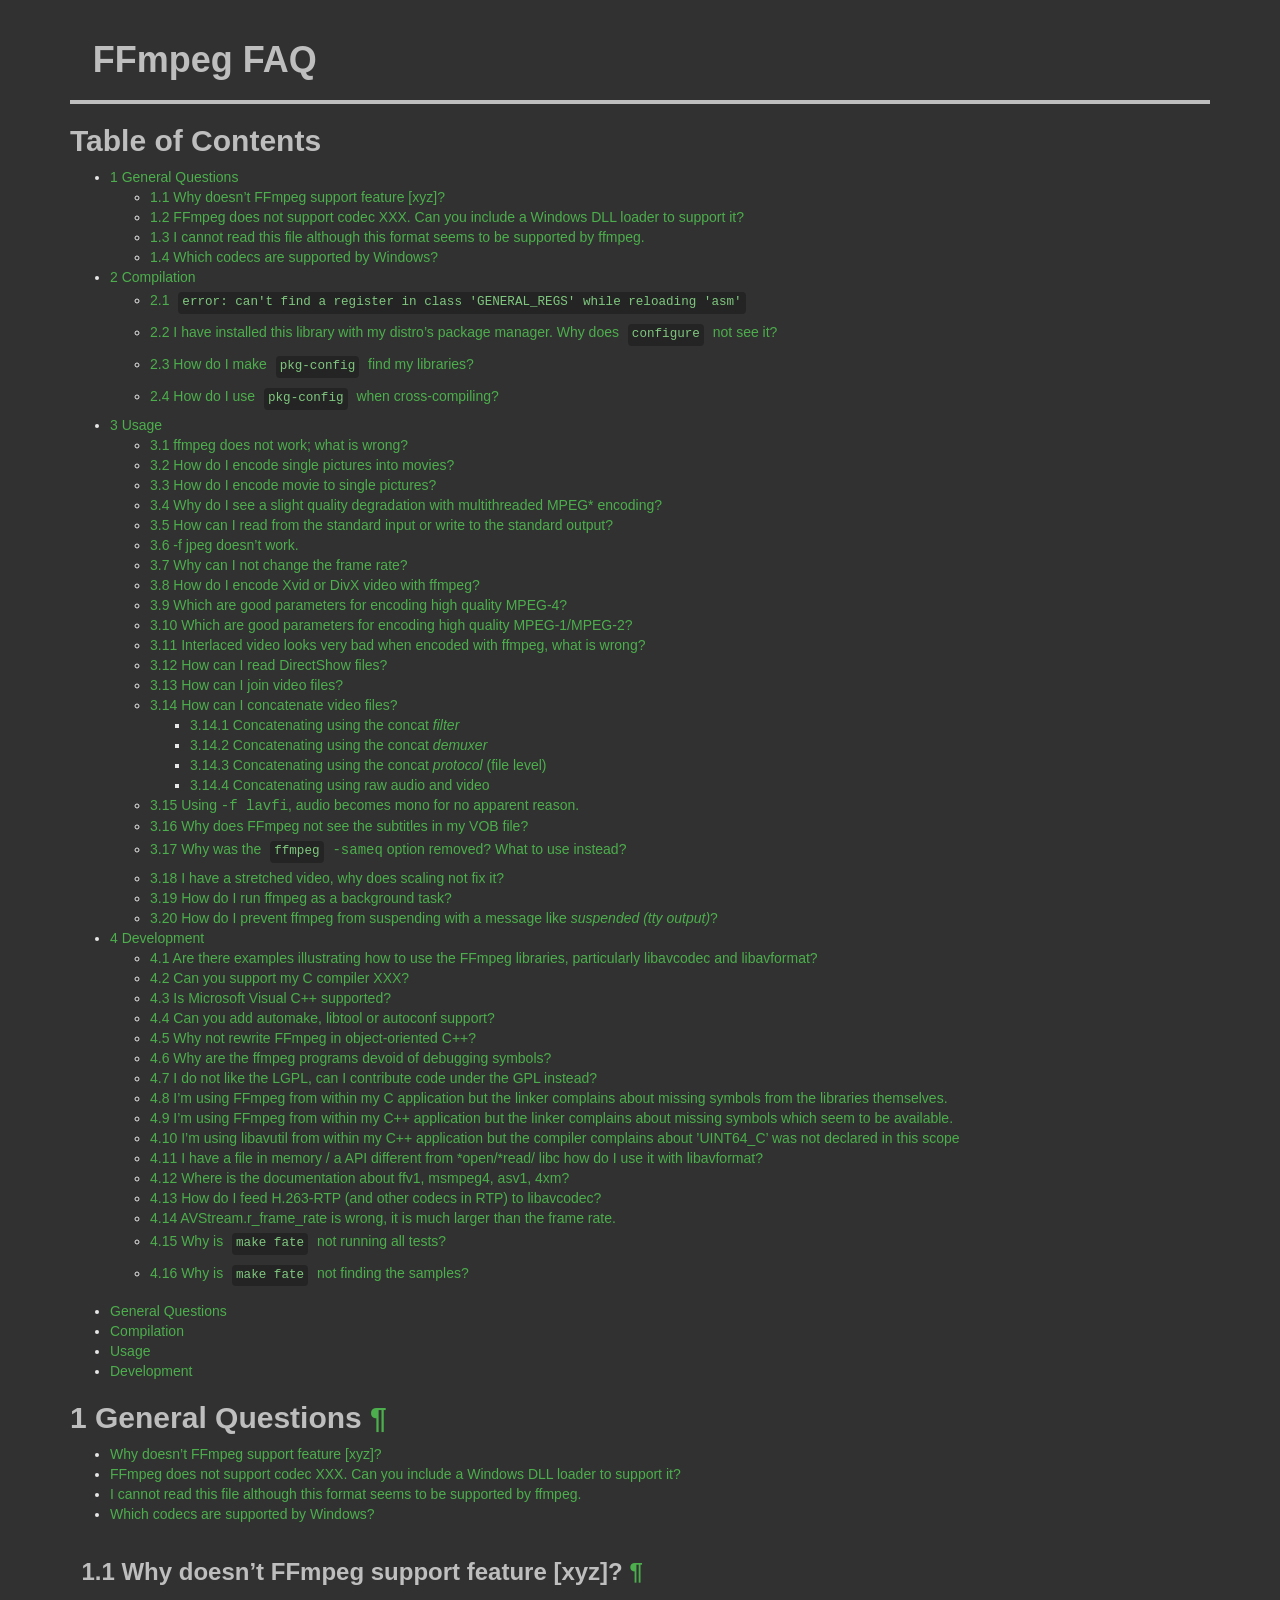
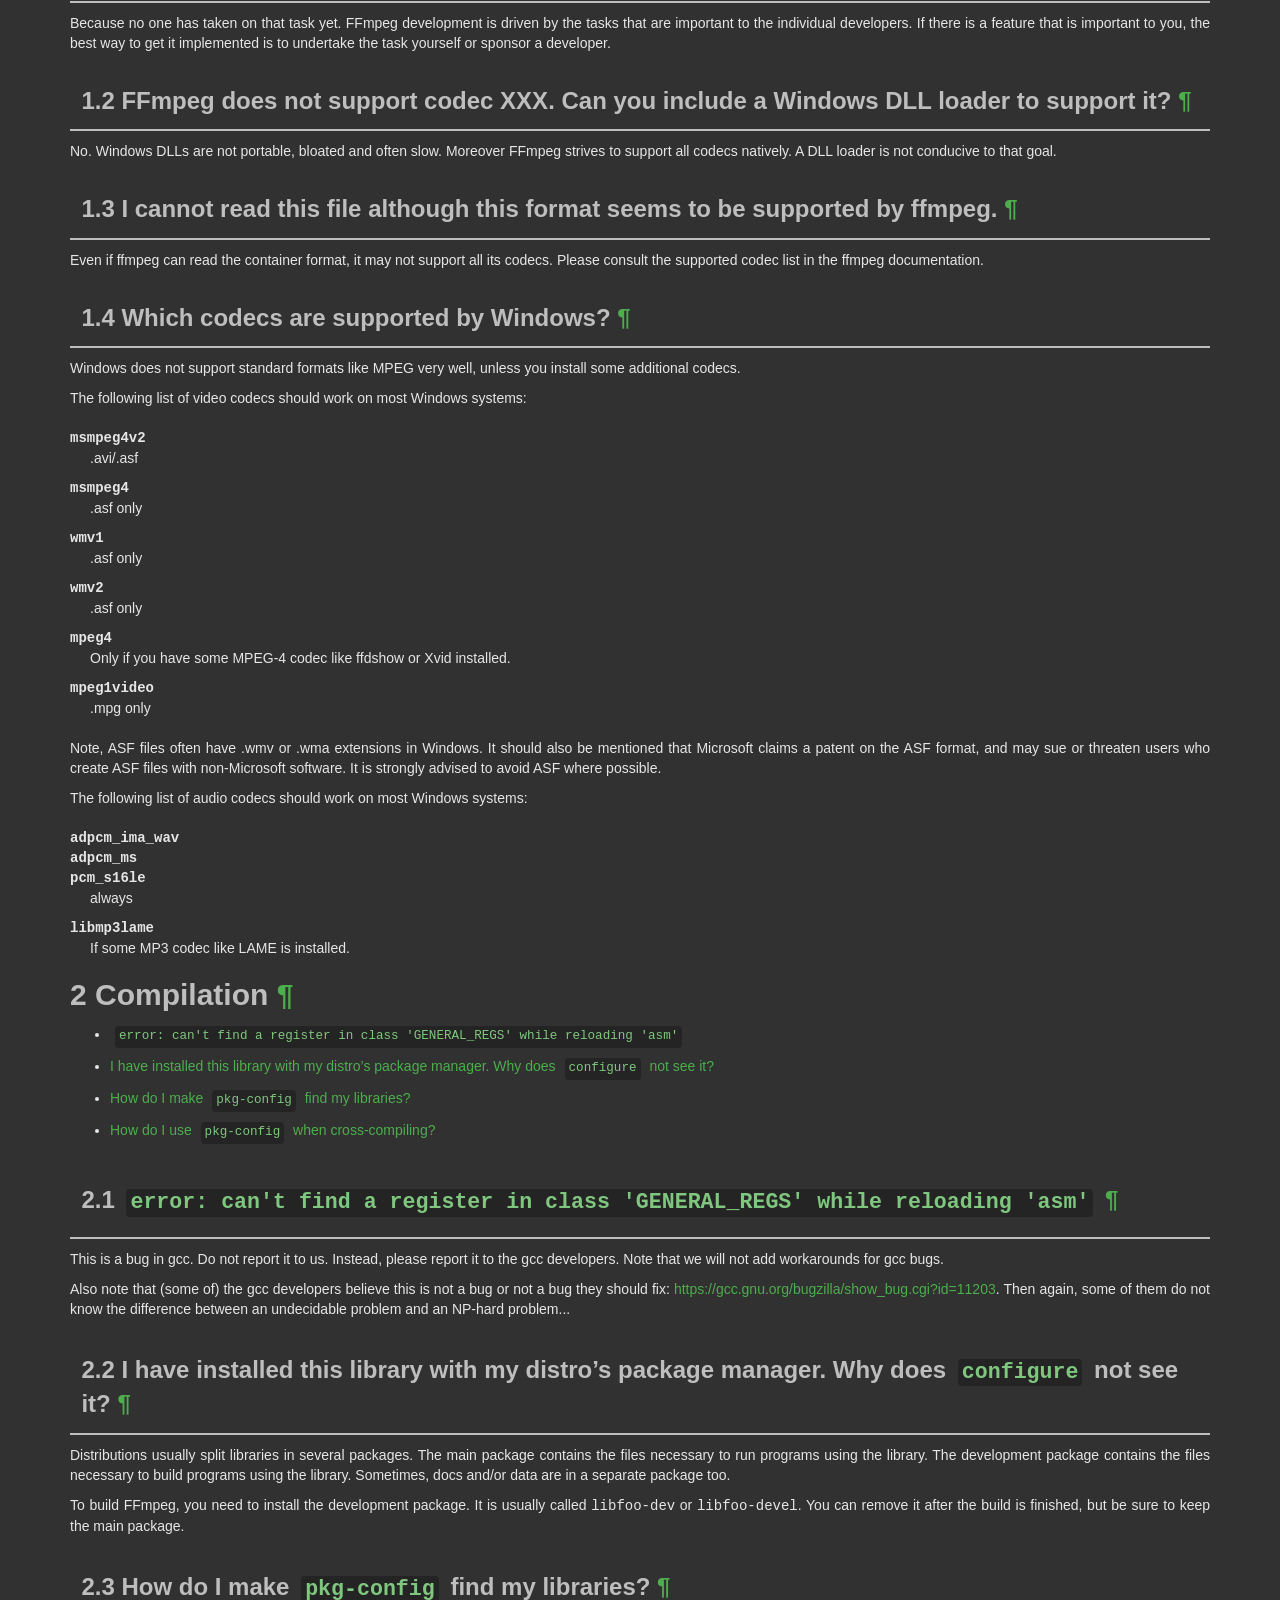
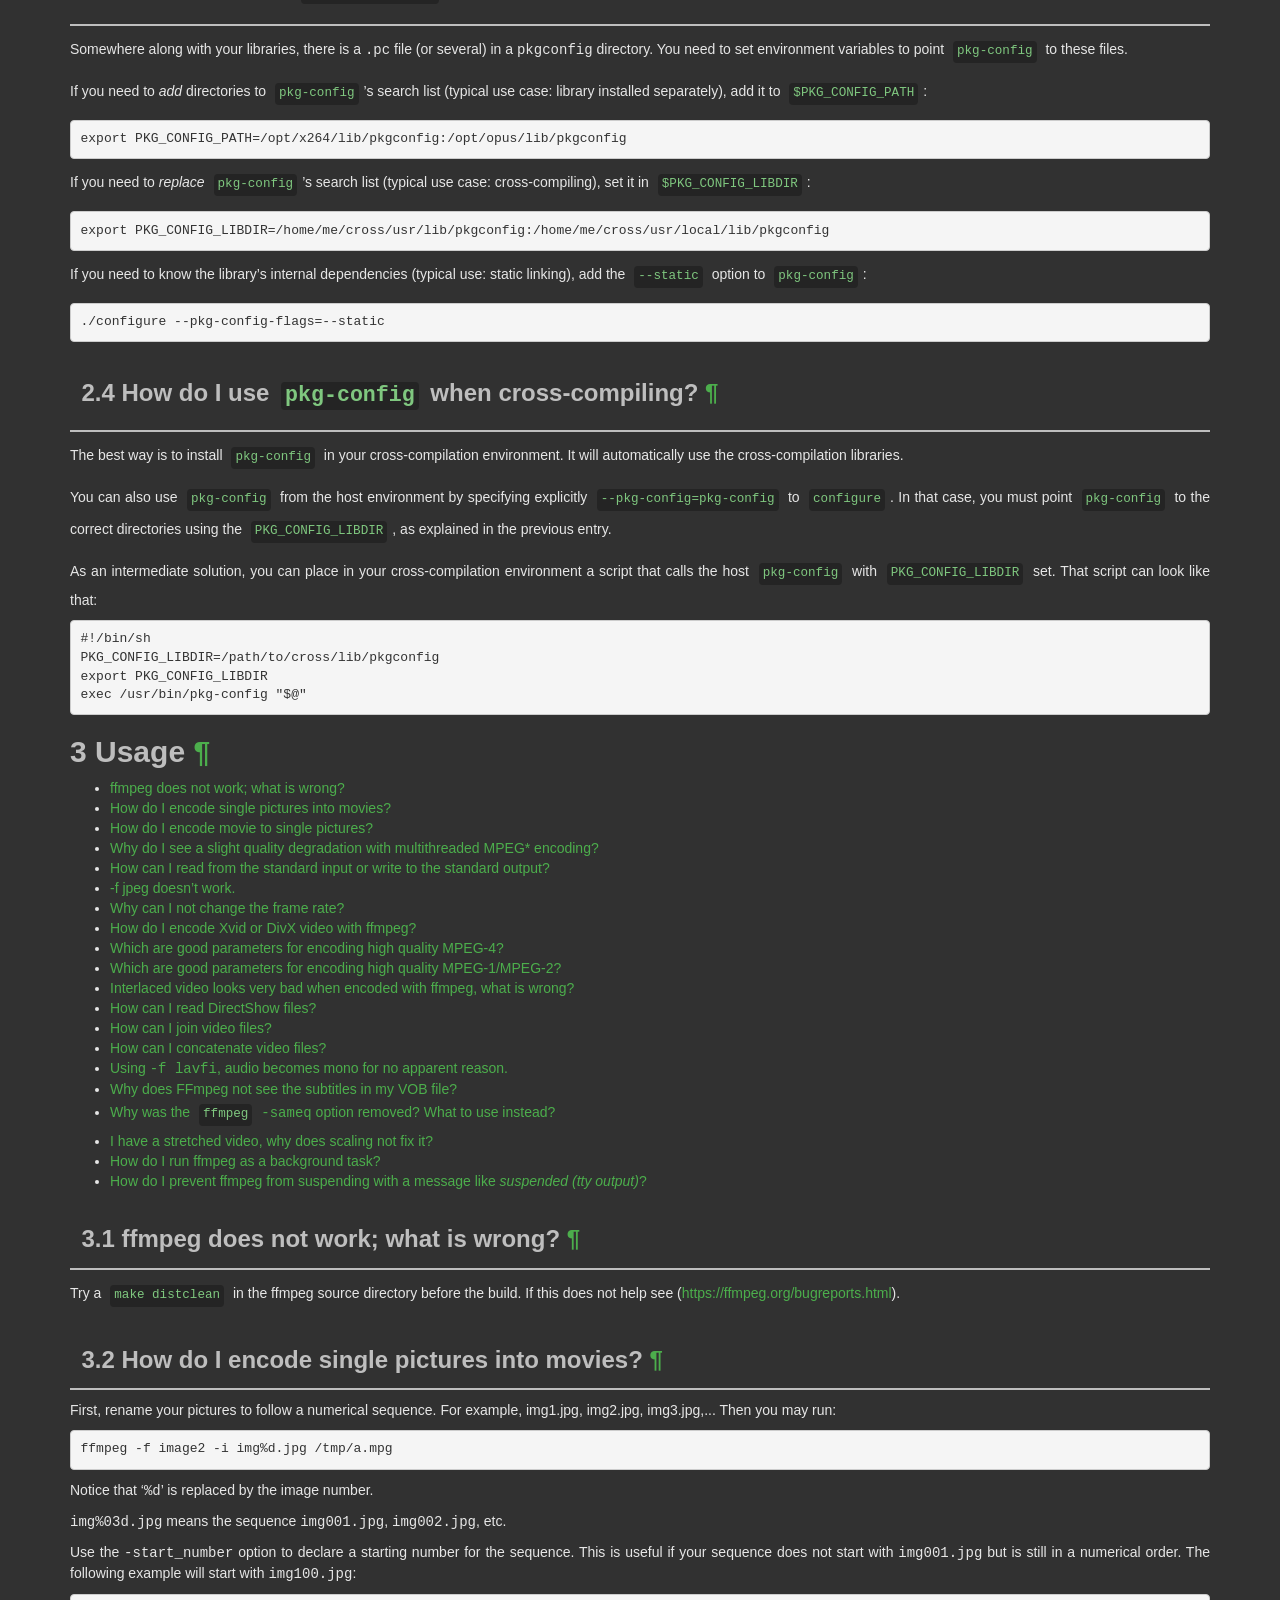
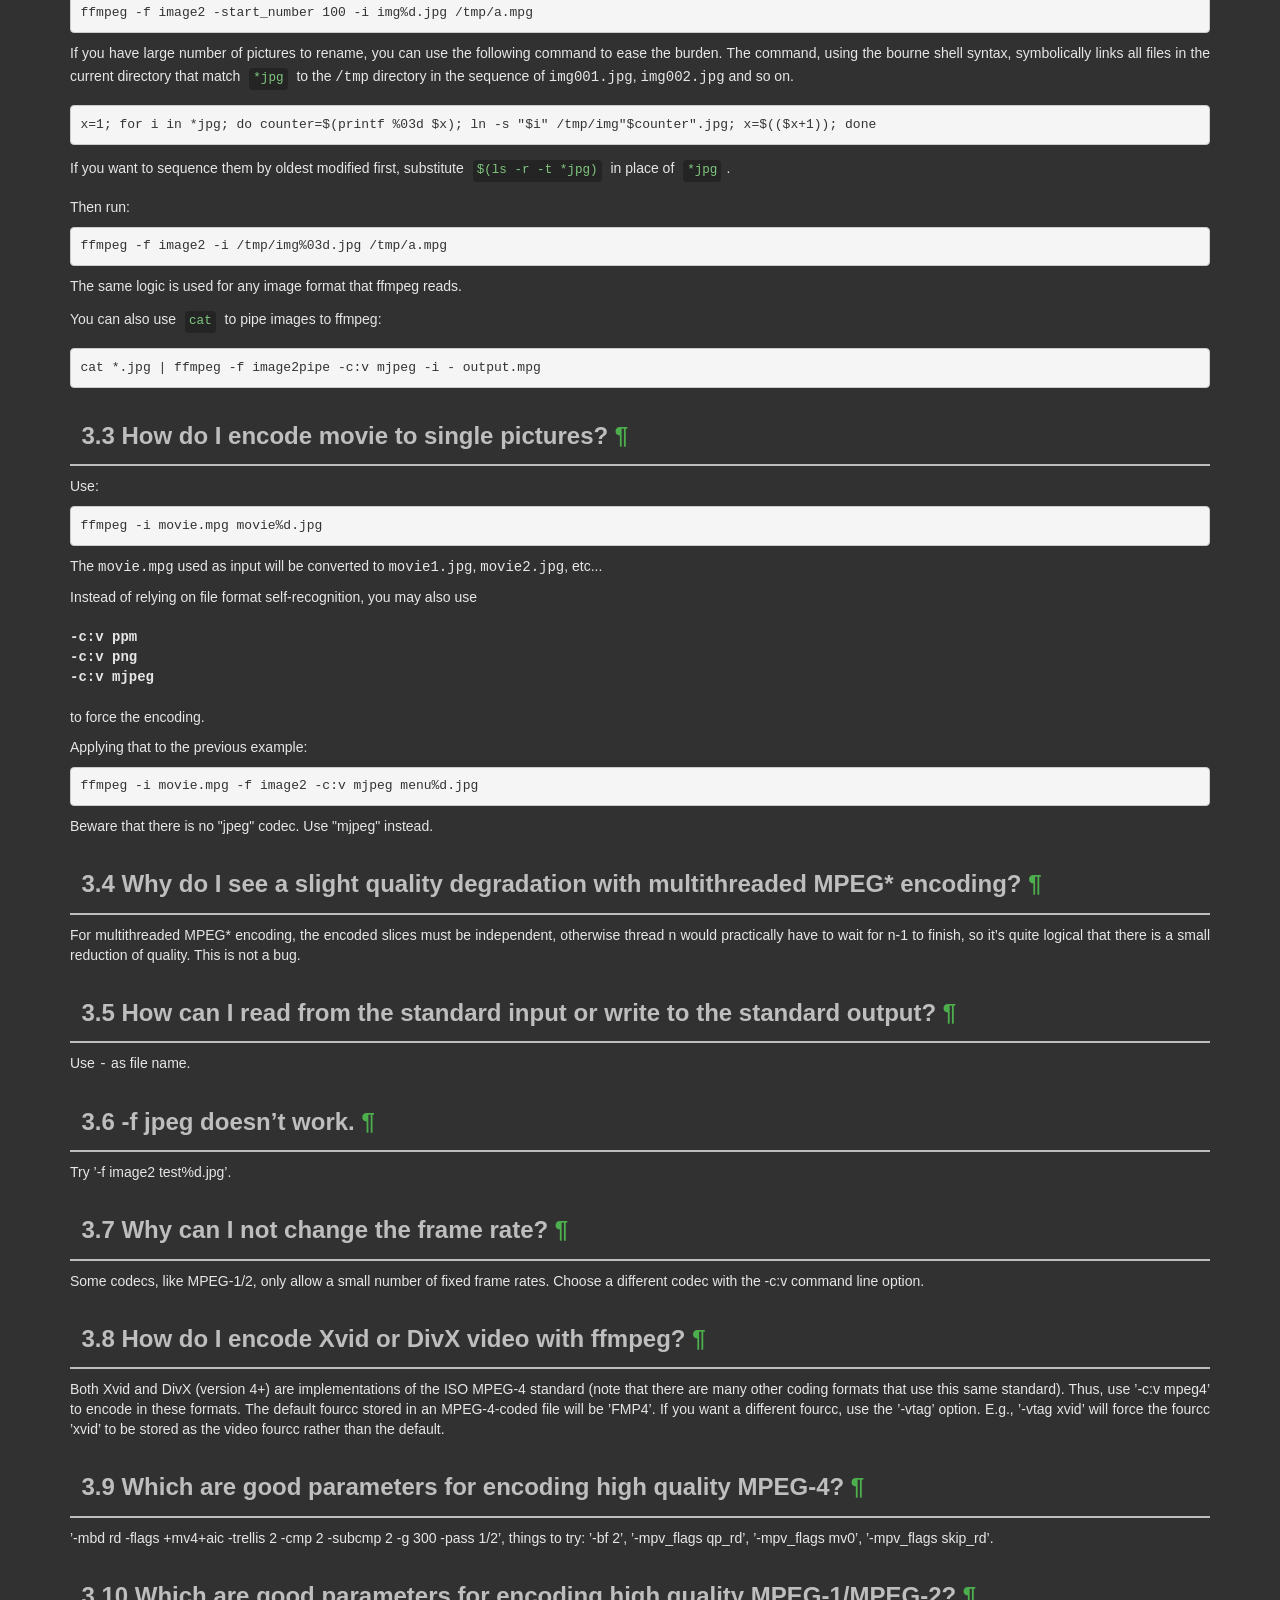
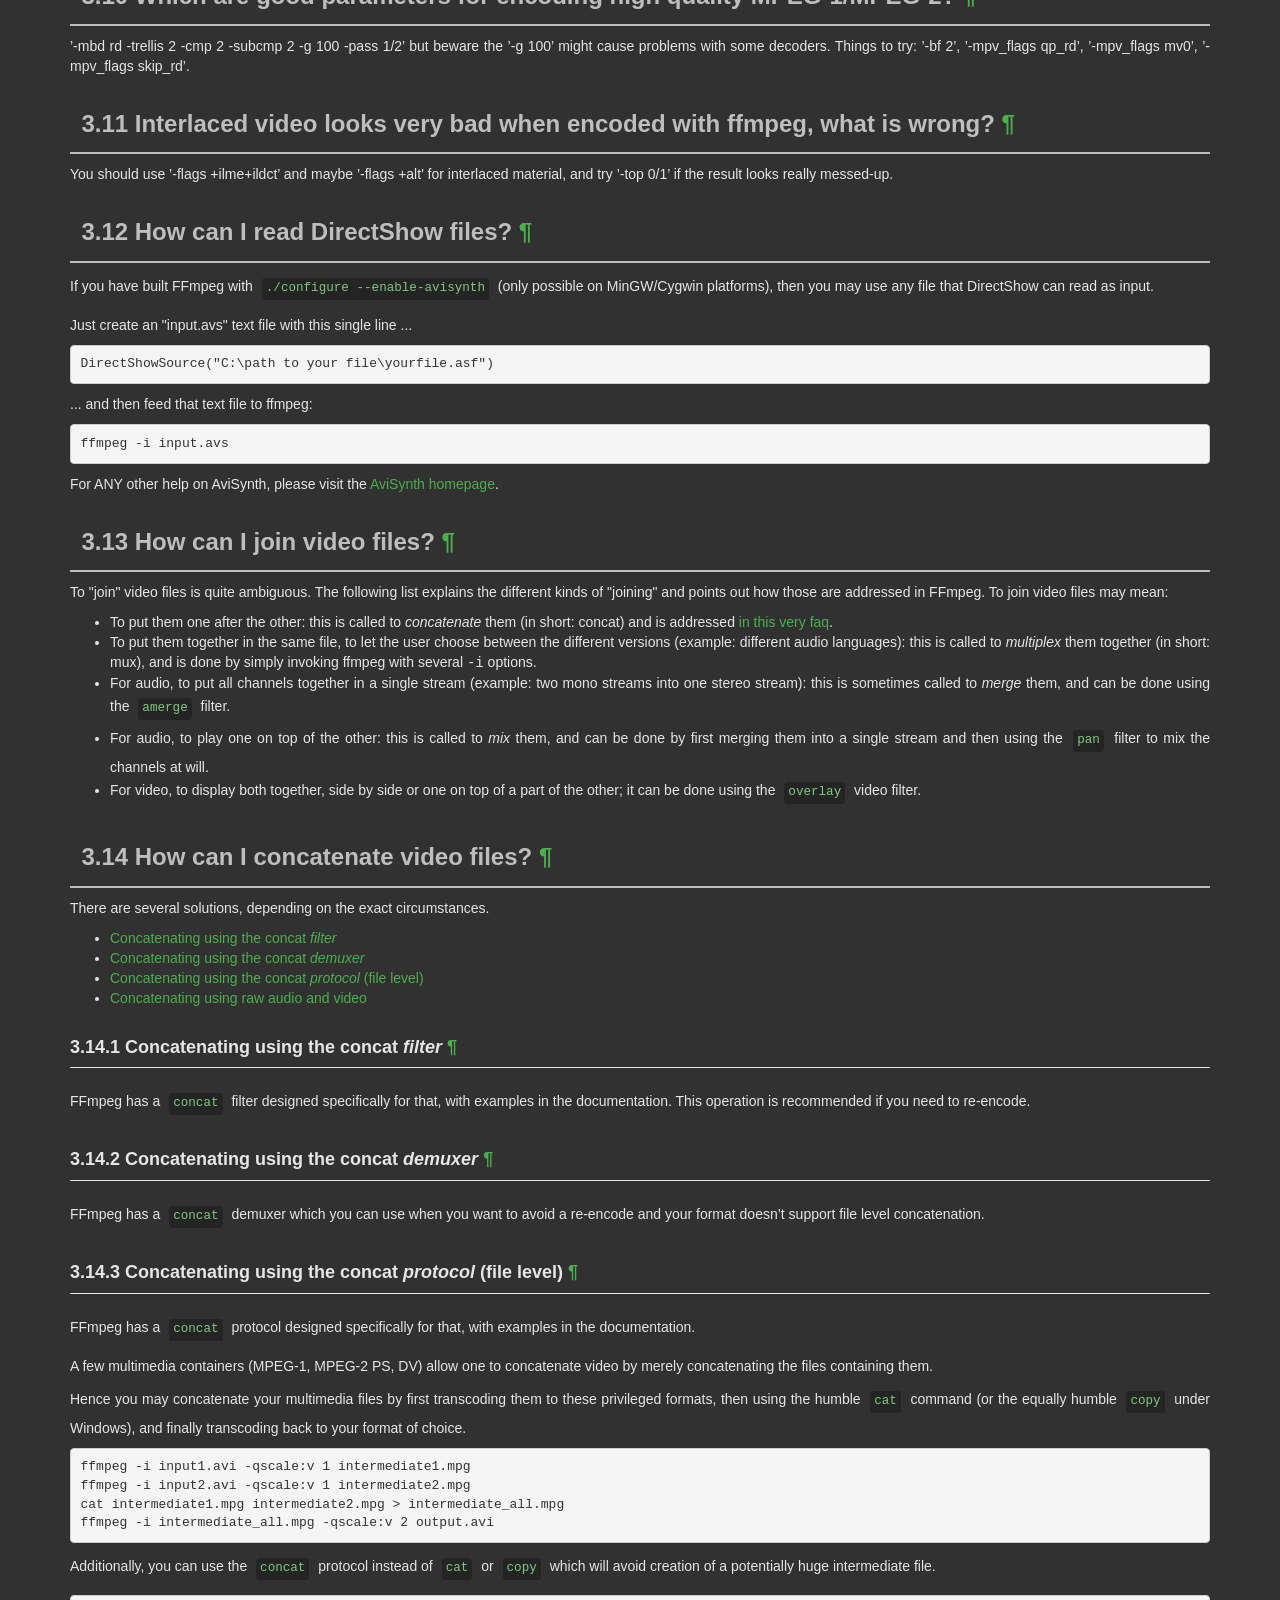
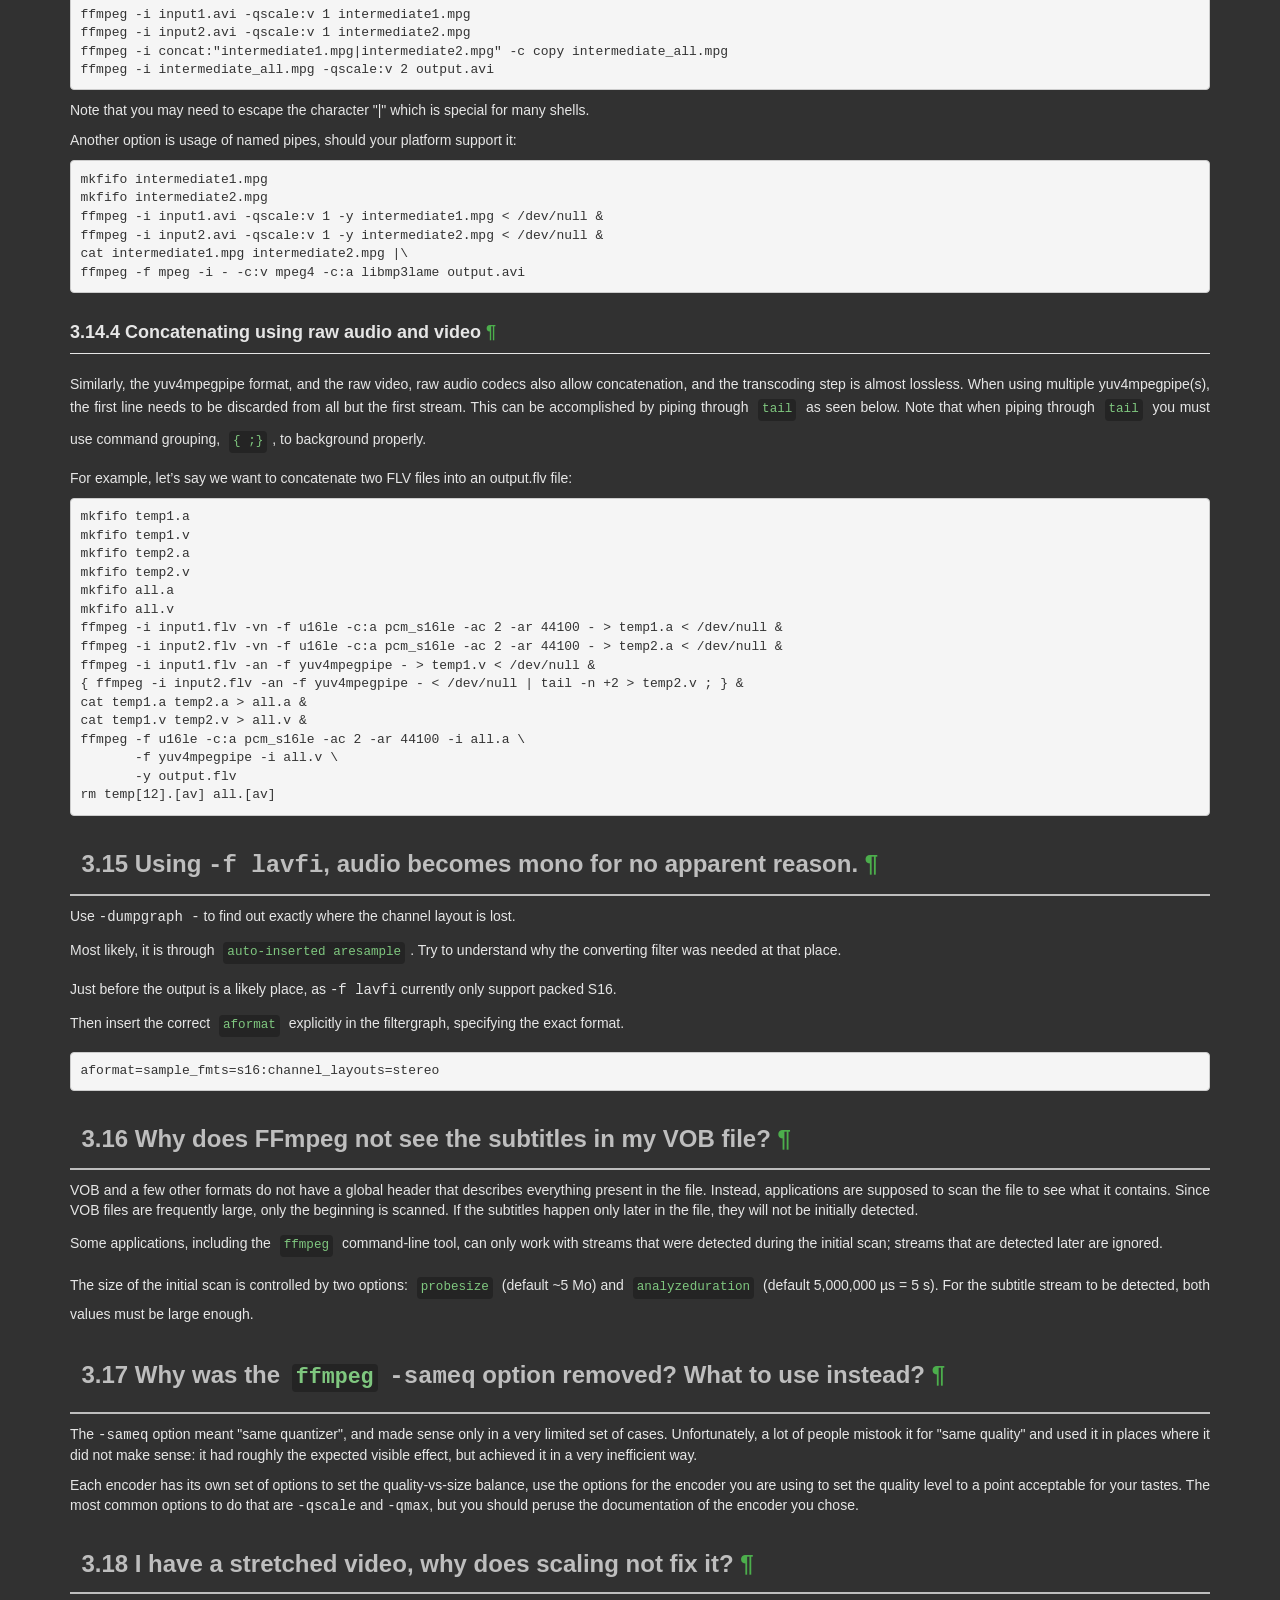
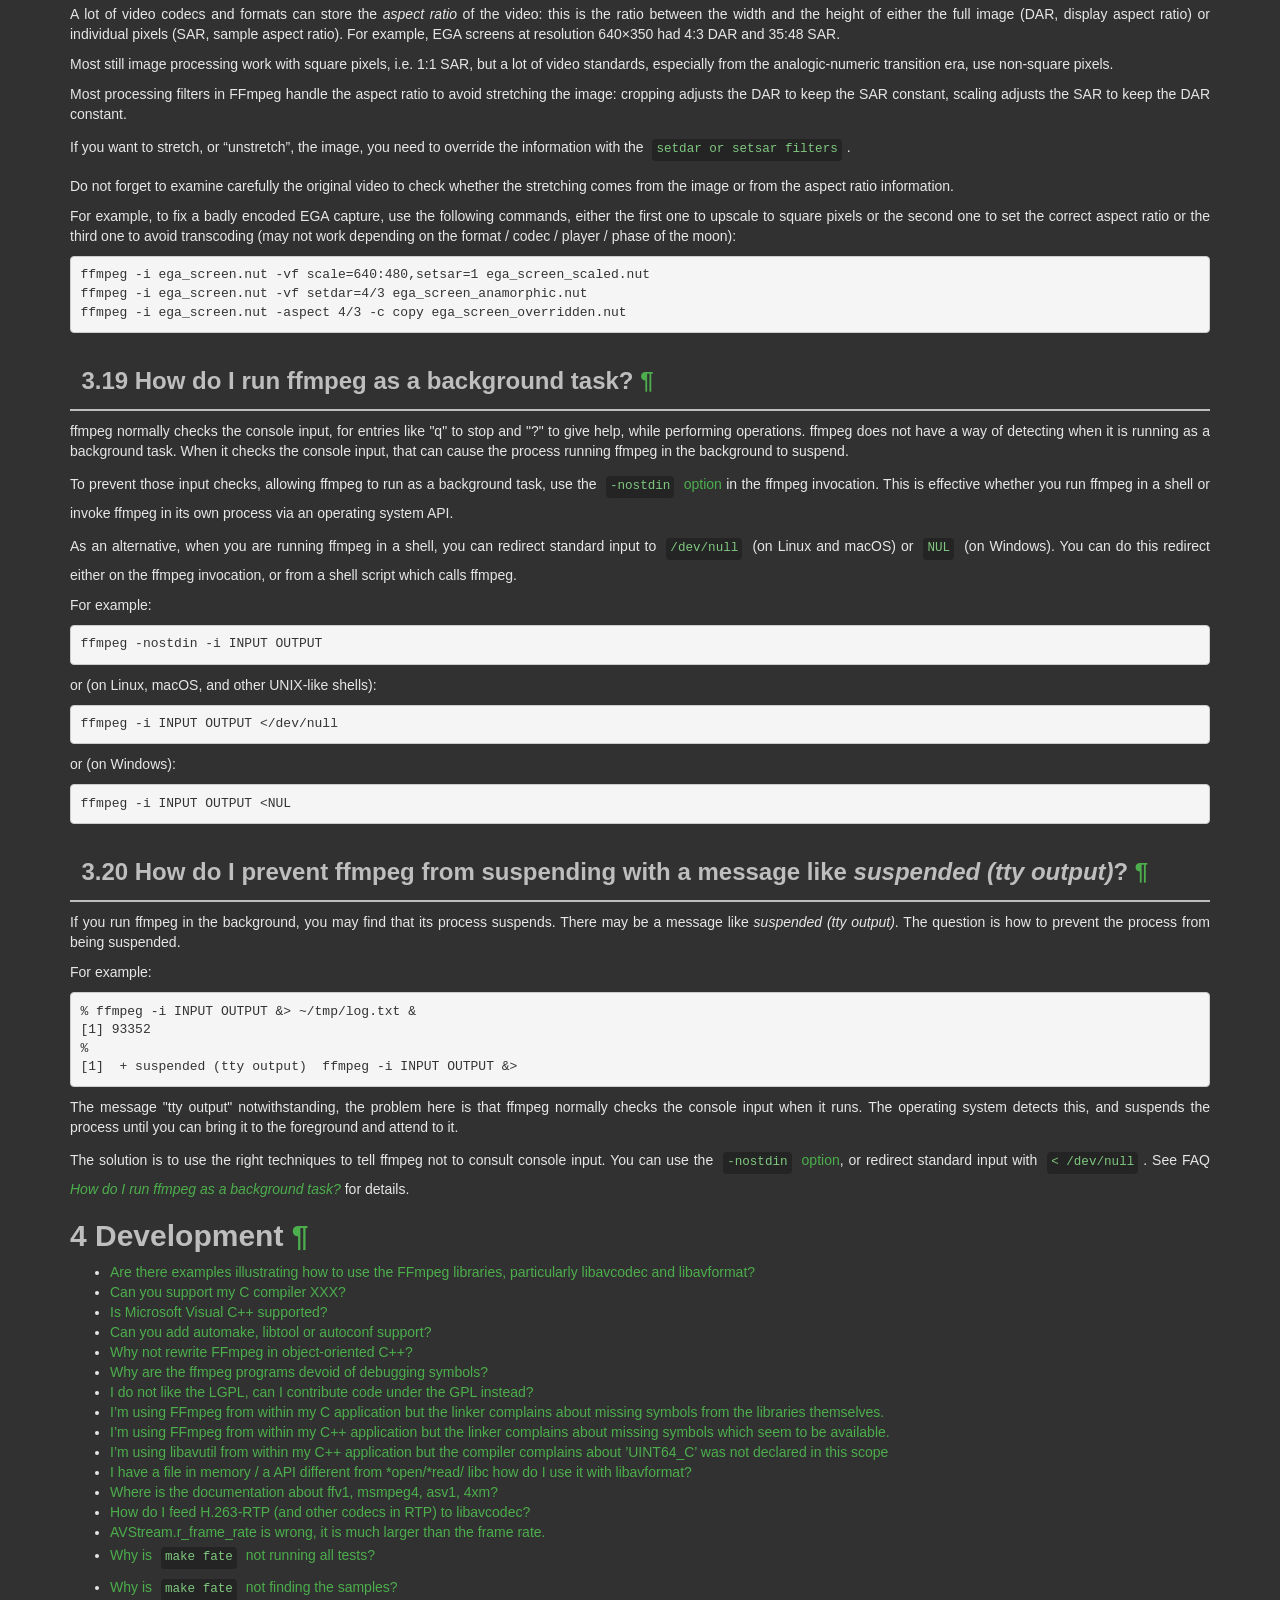
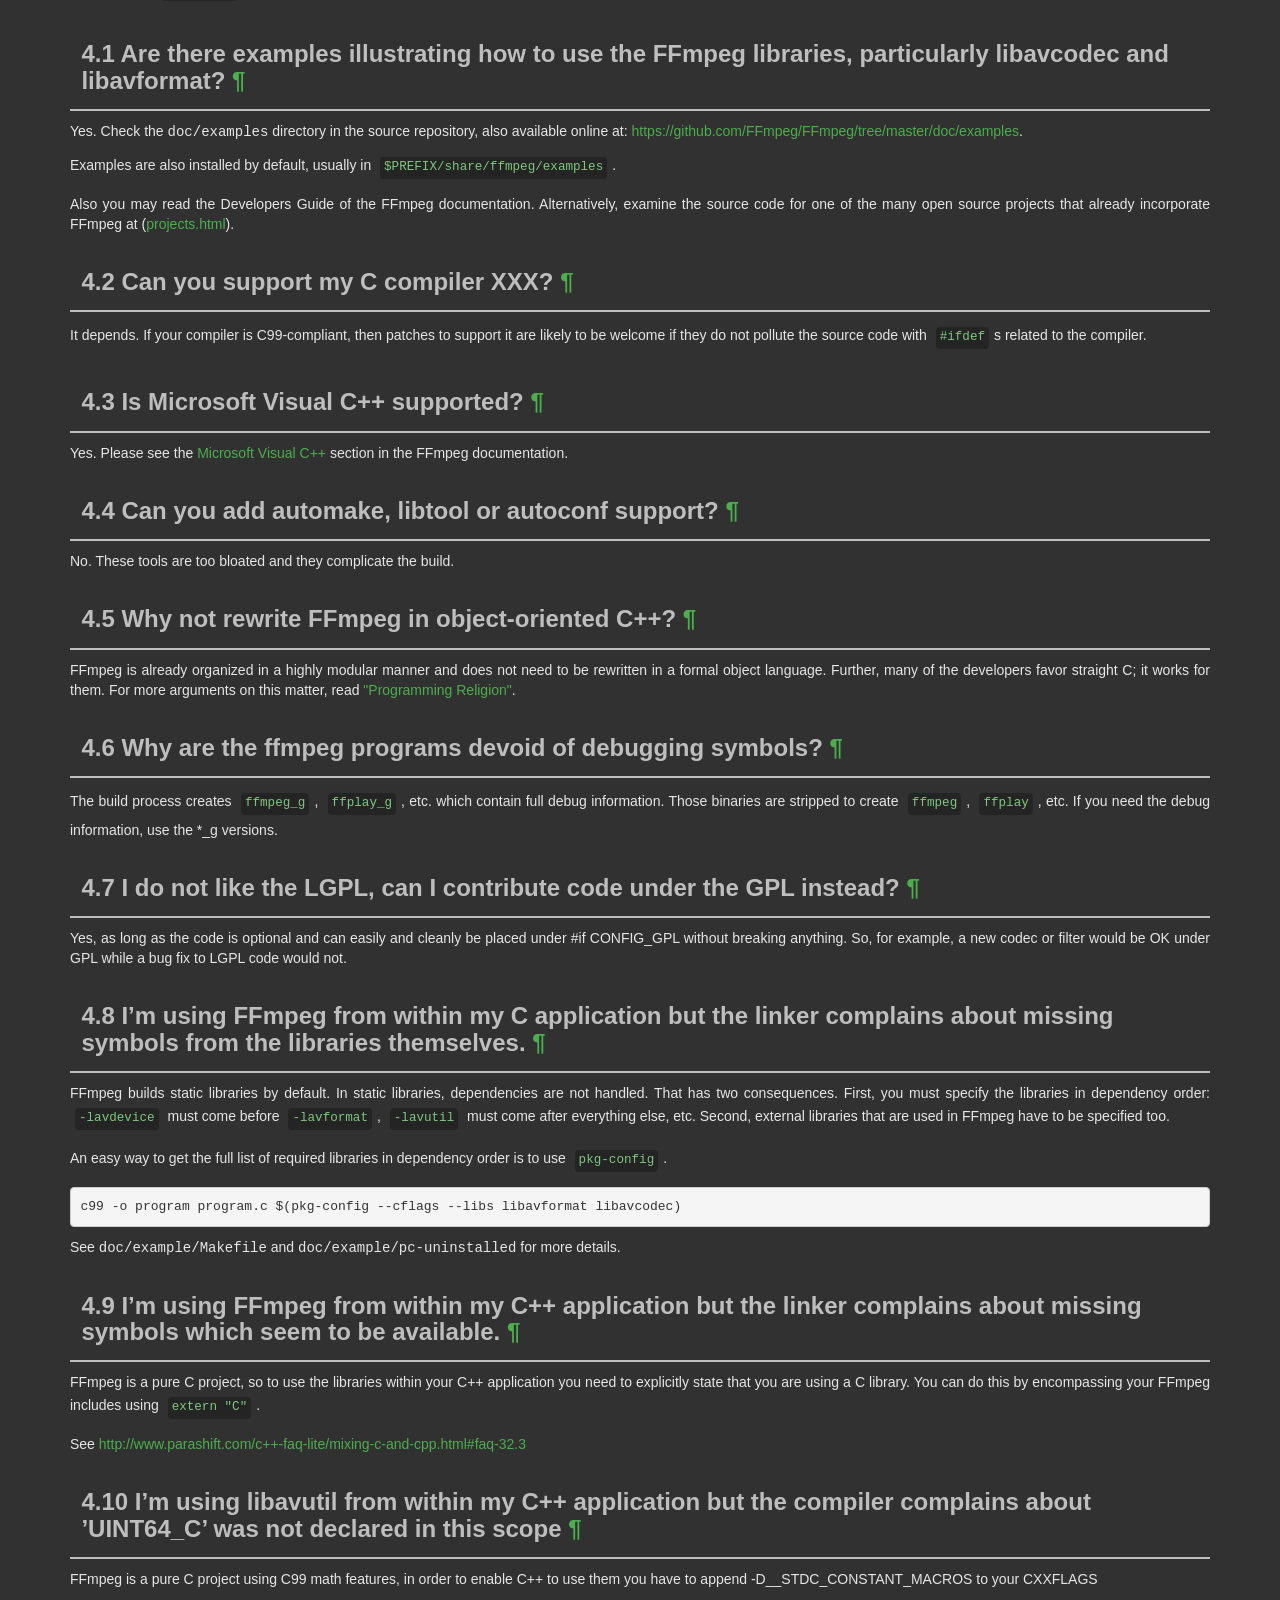
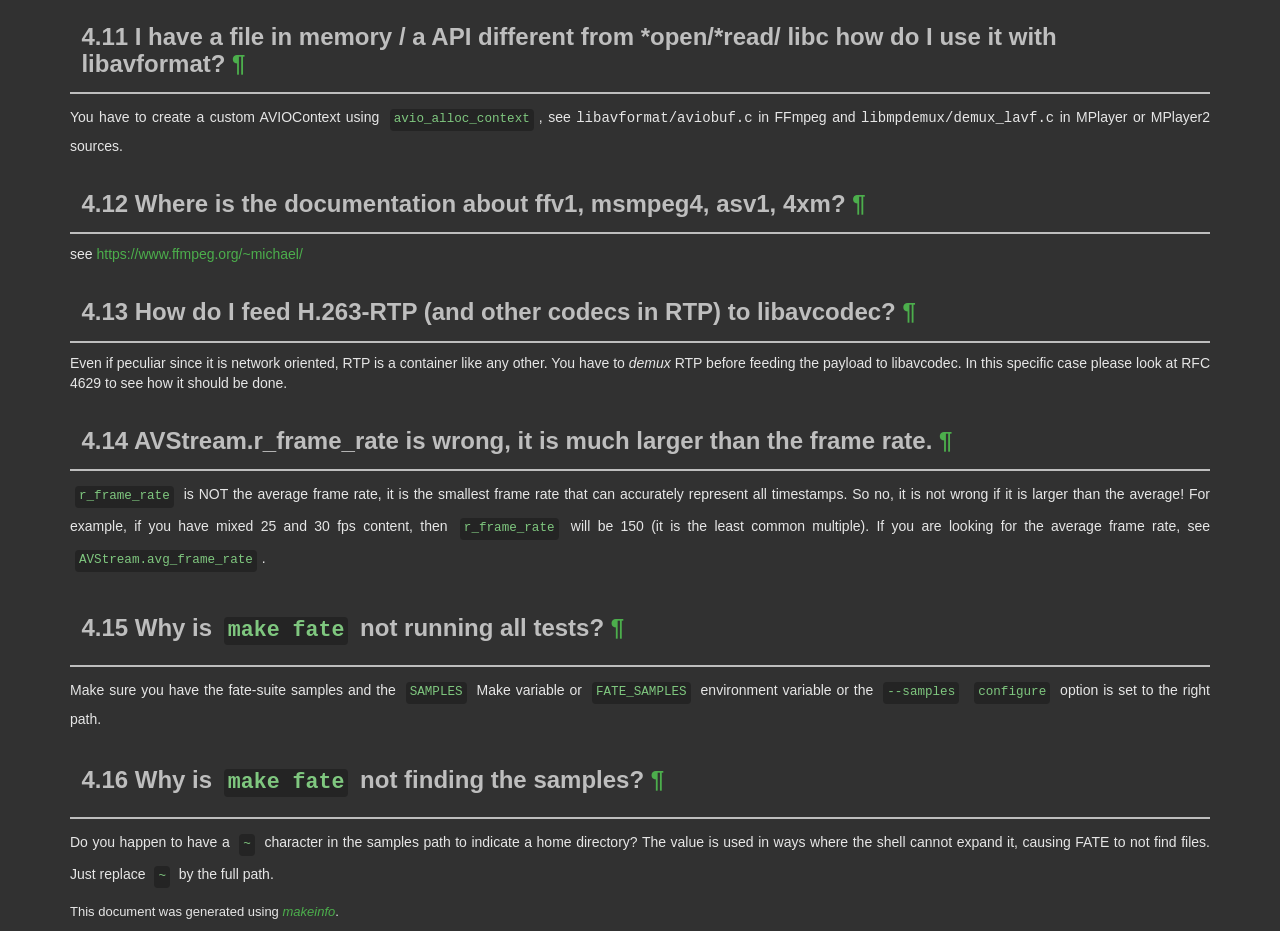
<file: ffmpeg/doc/faq.html>
<!DOCTYPE html PUBLIC "-//W3C//DTD HTML 4.01 Transitional//EN" "http://www.w3.org/TR/html4/loose.dtd">
<html>
<!-- Created by , GNU Texinfo 7.1.1 -->
  <head>
    <meta charset="utf-8">
    <title>
      FFmpeg FAQ
    </title>
    <meta name="viewport" content="width=device-width,initial-scale=1.0">
    <link rel="stylesheet" type="text/css" href="bootstrap.min.css">
    <link rel="stylesheet" type="text/css" href="style.min.css">
  </head>
  <body>
    <div class="container">
      <h1>
      FFmpeg FAQ
      </h1>


<div class="top-level-extent" id="SEC_Top">

<div class="element-contents" id="SEC_Contents">
<h2 class="contents-heading">Table of Contents</h2>

<div class="contents">

<ul class="toc-numbered-mark">
  <li><a id="toc-General-Questions" href="#General-Questions">1 General Questions</a>
  <ul class="toc-numbered-mark">
    <li><a id="toc-Why-doesn_0027t-FFmpeg-support-feature-_005bxyz_005d_003f" href="#Why-doesn_0027t-FFmpeg-support-feature-_005bxyz_005d_003f">1.1 Why doesn&rsquo;t FFmpeg support feature [xyz]?</a></li>
    <li><a id="toc-FFmpeg-does-not-support-codec-XXX_002e-Can-you-include-a-Windows-DLL-loader-to-support-it_003f" href="#FFmpeg-does-not-support-codec-XXX_002e-Can-you-include-a-Windows-DLL-loader-to-support-it_003f">1.2 FFmpeg does not support codec XXX. Can you include a Windows DLL loader to support it?</a></li>
    <li><a id="toc-I-cannot-read-this-file-although-this-format-seems-to-be-supported-by-ffmpeg_002e" href="#I-cannot-read-this-file-although-this-format-seems-to-be-supported-by-ffmpeg_002e">1.3 I cannot read this file although this format seems to be supported by ffmpeg.</a></li>
    <li><a id="toc-Which-codecs-are-supported-by-Windows_003f" href="#Which-codecs-are-supported-by-Windows_003f">1.4 Which codecs are supported by Windows?</a></li>
  </ul></li>
  <li><a id="toc-Compilation" href="#Compilation">2 Compilation</a>
  <ul class="toc-numbered-mark">
    <li><a id="toc-error_003a-can_0027t-find-a-register-in-class-_0027GENERAL_005fREGS_0027-while-reloading-_0027asm_0027" href="#error_003a-can_0027t-find-a-register-in-class-_0027GENERAL_005fREGS_0027-while-reloading-_0027asm_0027">2.1 <code class="code">error: can't find a register in class 'GENERAL_REGS' while reloading 'asm'</code></a></li>
    <li><a id="toc-I-have-installed-this-library-with-my-distro_0027s-package-manager_002e-Why-does-configure-not-see-it_003f" href="#I-have-installed-this-library-with-my-distro_0027s-package-manager_002e-Why-does-configure-not-see-it_003f">2.2 I have installed this library with my distro&rsquo;s package manager. Why does <code class="command">configure</code> not see it?</a></li>
    <li><a id="toc-How-do-I-make-pkg_002dconfig-find-my-libraries_003f" href="#How-do-I-make-pkg_002dconfig-find-my-libraries_003f">2.3 How do I make <code class="command">pkg-config</code> find my libraries?</a></li>
    <li><a id="toc-How-do-I-use-pkg_002dconfig-when-cross_002dcompiling_003f" href="#How-do-I-use-pkg_002dconfig-when-cross_002dcompiling_003f">2.4 How do I use <code class="command">pkg-config</code> when cross-compiling?</a></li>
  </ul></li>
  <li><a id="toc-Usage" href="#Usage">3 Usage</a>
  <ul class="toc-numbered-mark">
    <li><a id="toc-ffmpeg-does-not-work_003b-what-is-wrong_003f" href="#ffmpeg-does-not-work_003b-what-is-wrong_003f">3.1 ffmpeg does not work; what is wrong?</a></li>
    <li><a id="toc-How-do-I-encode-single-pictures-into-movies_003f" href="#How-do-I-encode-single-pictures-into-movies_003f">3.2 How do I encode single pictures into movies?</a></li>
    <li><a id="toc-How-do-I-encode-movie-to-single-pictures_003f" href="#How-do-I-encode-movie-to-single-pictures_003f">3.3 How do I encode movie to single pictures?</a></li>
    <li><a id="toc-Why-do-I-see-a-slight-quality-degradation-with-multithreaded-MPEG_002a-encoding_003f" href="#Why-do-I-see-a-slight-quality-degradation-with-multithreaded-MPEG_002a-encoding_003f">3.4 Why do I see a slight quality degradation with multithreaded MPEG* encoding?</a></li>
    <li><a id="toc-How-can-I-read-from-the-standard-input-or-write-to-the-standard-output_003f" href="#How-can-I-read-from-the-standard-input-or-write-to-the-standard-output_003f">3.5 How can I read from the standard input or write to the standard output?</a></li>
    <li><a id="toc-_002df-jpeg-doesn_0027t-work_002e" href="#g_t_002df-jpeg-doesn_0027t-work_002e">3.6 -f jpeg doesn&rsquo;t work.</a></li>
    <li><a id="toc-Why-can-I-not-change-the-frame-rate_003f" href="#Why-can-I-not-change-the-frame-rate_003f">3.7 Why can I not change the frame rate?</a></li>
    <li><a id="toc-How-do-I-encode-Xvid-or-DivX-video-with-ffmpeg_003f" href="#How-do-I-encode-Xvid-or-DivX-video-with-ffmpeg_003f">3.8 How do I encode Xvid or DivX video with ffmpeg?</a></li>
    <li><a id="toc-Which-are-good-parameters-for-encoding-high-quality-MPEG_002d4_003f" href="#Which-are-good-parameters-for-encoding-high-quality-MPEG_002d4_003f">3.9 Which are good parameters for encoding high quality MPEG-4?</a></li>
    <li><a id="toc-Which-are-good-parameters-for-encoding-high-quality-MPEG_002d1_002fMPEG_002d2_003f" href="#Which-are-good-parameters-for-encoding-high-quality-MPEG_002d1_002fMPEG_002d2_003f">3.10 Which are good parameters for encoding high quality MPEG-1/MPEG-2?</a></li>
    <li><a id="toc-Interlaced-video-looks-very-bad-when-encoded-with-ffmpeg_002c-what-is-wrong_003f" href="#Interlaced-video-looks-very-bad-when-encoded-with-ffmpeg_002c-what-is-wrong_003f">3.11 Interlaced video looks very bad when encoded with ffmpeg, what is wrong?</a></li>
    <li><a id="toc-How-can-I-read-DirectShow-files_003f" href="#How-can-I-read-DirectShow-files_003f">3.12 How can I read DirectShow files?</a></li>
    <li><a id="toc-How-can-I-join-video-files_003f" href="#How-can-I-join-video-files_003f">3.13 How can I join video files?</a></li>
    <li><a id="toc-How-can-I-concatenate-video-files_003f" href="#How-can-I-concatenate-video-files_003f">3.14 How can I concatenate video files?</a>
    <ul class="toc-numbered-mark">
      <li><a id="toc-Concatenating-using-the-concat-filter" href="#Concatenating-using-the-concat-filter">3.14.1 Concatenating using the concat <em class="emph">filter</em></a></li>
      <li><a id="toc-Concatenating-using-the-concat-demuxer" href="#Concatenating-using-the-concat-demuxer">3.14.2 Concatenating using the concat <em class="emph">demuxer</em></a></li>
      <li><a id="toc-Concatenating-using-the-concat-protocol-_0028file-level_0029" href="#Concatenating-using-the-concat-protocol-_0028file-level_0029">3.14.3 Concatenating using the concat <em class="emph">protocol</em> (file level)</a></li>
      <li><a id="toc-Concatenating-using-raw-audio-and-video" href="#Concatenating-using-raw-audio-and-video">3.14.4 Concatenating using raw audio and video</a></li>
    </ul></li>
    <li><a id="toc-Using-_002df-lavfi_002c-audio-becomes-mono-for-no-apparent-reason_002e" href="#Using-_002df-lavfi_002c-audio-becomes-mono-for-no-apparent-reason_002e">3.15 Using <samp class="option">-f lavfi</samp>, audio becomes mono for no apparent reason.</a></li>
    <li><a id="toc-Why-does-FFmpeg-not-see-the-subtitles-in-my-VOB-file_003f" href="#Why-does-FFmpeg-not-see-the-subtitles-in-my-VOB-file_003f">3.16 Why does FFmpeg not see the subtitles in my VOB file?</a></li>
    <li><a id="toc-Why-was-the-ffmpeg-_002dsameq-option-removed_003f-What-to-use-instead_003f" href="#Why-was-the-ffmpeg-_002dsameq-option-removed_003f-What-to-use-instead_003f">3.17 Why was the <code class="command">ffmpeg</code> <samp class="option">-sameq</samp> option removed? What to use instead?</a></li>
    <li><a id="toc-I-have-a-stretched-video_002c-why-does-scaling-not-fix-it_003f" href="#I-have-a-stretched-video_002c-why-does-scaling-not-fix-it_003f">3.18 I have a stretched video, why does scaling not fix it?</a></li>
    <li><a id="toc-How-do-I-run-ffmpeg-as-a-background-task_003f" href="#How-do-I-run-ffmpeg-as-a-background-task_003f">3.19 How do I run ffmpeg as a background task?</a></li>
    <li><a id="toc-How-do-I-prevent-ffmpeg-from-suspending-with-a-message-like-suspended-_0028tty-output_0029_003f" href="#How-do-I-prevent-ffmpeg-from-suspending-with-a-message-like-suspended-_0028tty-output_0029_003f">3.20 How do I prevent ffmpeg from suspending with a message like <em class="emph">suspended (tty output)</em>?</a></li>
  </ul></li>
  <li><a id="toc-Development" href="#Development">4 Development</a>
  <ul class="toc-numbered-mark">
    <li><a id="toc-Are-there-examples-illustrating-how-to-use-the-FFmpeg-libraries_002c-particularly-libavcodec-and-libavformat_003f" href="#Are-there-examples-illustrating-how-to-use-the-FFmpeg-libraries_002c-particularly-libavcodec-and-libavformat_003f">4.1 Are there examples illustrating how to use the FFmpeg libraries, particularly libavcodec and libavformat?</a></li>
    <li><a id="toc-Can-you-support-my-C-compiler-XXX_003f" href="#Can-you-support-my-C-compiler-XXX_003f">4.2 Can you support my C compiler XXX?</a></li>
    <li><a id="toc-Is-Microsoft-Visual-C_002b_002b-supported_003f" href="#Is-Microsoft-Visual-C_002b_002b-supported_003f">4.3 Is Microsoft Visual C++ supported?</a></li>
    <li><a id="toc-Can-you-add-automake_002c-libtool-or-autoconf-support_003f" href="#Can-you-add-automake_002c-libtool-or-autoconf-support_003f">4.4 Can you add automake, libtool or autoconf support?</a></li>
    <li><a id="toc-Why-not-rewrite-FFmpeg-in-object_002doriented-C_002b_002b_003f" href="#Why-not-rewrite-FFmpeg-in-object_002doriented-C_002b_002b_003f">4.5 Why not rewrite FFmpeg in object-oriented C++?</a></li>
    <li><a id="toc-Why-are-the-ffmpeg-programs-devoid-of-debugging-symbols_003f" href="#Why-are-the-ffmpeg-programs-devoid-of-debugging-symbols_003f">4.6 Why are the ffmpeg programs devoid of debugging symbols?</a></li>
    <li><a id="toc-I-do-not-like-the-LGPL_002c-can-I-contribute-code-under-the-GPL-instead_003f" href="#I-do-not-like-the-LGPL_002c-can-I-contribute-code-under-the-GPL-instead_003f">4.7 I do not like the LGPL, can I contribute code under the GPL instead?</a></li>
    <li><a id="toc-I_0027m-using-FFmpeg-from-within-my-C-application-but-the-linker-complains-about-missing-symbols-from-the-libraries-themselves_002e" href="#I_0027m-using-FFmpeg-from-within-my-C-application-but-the-linker-complains-about-missing-symbols-from-the-libraries-themselves_002e">4.8 I&rsquo;m using FFmpeg from within my C application but the linker complains about missing symbols from the libraries themselves.</a></li>
    <li><a id="toc-I_0027m-using-FFmpeg-from-within-my-C_002b_002b-application-but-the-linker-complains-about-missing-symbols-which-seem-to-be-available_002e" href="#I_0027m-using-FFmpeg-from-within-my-C_002b_002b-application-but-the-linker-complains-about-missing-symbols-which-seem-to-be-available_002e">4.9 I&rsquo;m using FFmpeg from within my C++ application but the linker complains about missing symbols which seem to be available.</a></li>
    <li><a id="toc-I_0027m-using-libavutil-from-within-my-C_002b_002b-application-but-the-compiler-complains-about-_0027UINT64_005fC_0027-was-not-declared-in-this-scope" href="#I_0027m-using-libavutil-from-within-my-C_002b_002b-application-but-the-compiler-complains-about-_0027UINT64_005fC_0027-was-not-declared-in-this-scope">4.10 I&rsquo;m using libavutil from within my C++ application but the compiler complains about &rsquo;UINT64_C&rsquo; was not declared in this scope</a></li>
    <li><a id="toc-I-have-a-file-in-memory-_002f-a-API-different-from-_002aopen_002f_002aread_002f-libc-how-do-I-use-it-with-libavformat_003f" href="#I-have-a-file-in-memory-_002f-a-API-different-from-_002aopen_002f_002aread_002f-libc-how-do-I-use-it-with-libavformat_003f">4.11 I have a file in memory / a API different from *open/*read/ libc how do I use it with libavformat?</a></li>
    <li><a id="toc-Where-is-the-documentation-about-ffv1_002c-msmpeg4_002c-asv1_002c-4xm_003f" href="#Where-is-the-documentation-about-ffv1_002c-msmpeg4_002c-asv1_002c-4xm_003f">4.12 Where is the documentation about ffv1, msmpeg4, asv1, 4xm?</a></li>
    <li><a id="toc-How-do-I-feed-H_002e263_002dRTP-_0028and-other-codecs-in-RTP_0029-to-libavcodec_003f" href="#How-do-I-feed-H_002e263_002dRTP-_0028and-other-codecs-in-RTP_0029-to-libavcodec_003f">4.13 How do I feed H.263-RTP (and other codecs in RTP) to libavcodec?</a></li>
    <li><a id="toc-AVStream_002er_005fframe_005frate-is-wrong_002c-it-is-much-larger-than-the-frame-rate_002e" href="#AVStream_002er_005fframe_005frate-is-wrong_002c-it-is-much-larger-than-the-frame-rate_002e">4.14 AVStream.r_frame_rate is wrong, it is much larger than the frame rate.</a></li>
    <li><a id="toc-Why-is-make-fate-not-running-all-tests_003f" href="#Why-is-make-fate-not-running-all-tests_003f">4.15 Why is <code class="code">make fate</code> not running all tests?</a></li>
    <li><a id="toc-Why-is-make-fate-not-finding-the-samples_003f" href="#Why-is-make-fate-not-finding-the-samples_003f">4.16 Why is <code class="code">make fate</code> not finding the samples?</a></li>
  </ul></li>
</ul>
</div>
</div>

<ul class="mini-toc">
<li><a href="#General-Questions" accesskey="1">General Questions</a></li>
<li><a href="#Compilation" accesskey="2">Compilation</a></li>
<li><a href="#Usage" accesskey="3">Usage</a></li>
<li><a href="#Development" accesskey="4">Development</a></li>
</ul>
<div class="chapter-level-extent" id="General-Questions">
<h2 class="chapter"><span>1 General Questions<a class="copiable-link" href="#General-Questions"> &para;</a></span></h2>

<ul class="mini-toc">
<li><a href="#Why-doesn_0027t-FFmpeg-support-feature-_005bxyz_005d_003f" accesskey="1">Why doesn&rsquo;t FFmpeg support feature [xyz]?</a></li>
<li><a href="#FFmpeg-does-not-support-codec-XXX_002e-Can-you-include-a-Windows-DLL-loader-to-support-it_003f" accesskey="2">FFmpeg does not support codec XXX. Can you include a Windows DLL loader to support it?</a></li>
<li><a href="#I-cannot-read-this-file-although-this-format-seems-to-be-supported-by-ffmpeg_002e" accesskey="3">I cannot read this file although this format seems to be supported by ffmpeg.</a></li>
<li><a href="#Which-codecs-are-supported-by-Windows_003f" accesskey="4">Which codecs are supported by Windows?</a></li>
</ul>
<div class="section-level-extent" id="Why-doesn_0027t-FFmpeg-support-feature-_005bxyz_005d_003f">
<h3 class="section"><span>1.1 Why doesn&rsquo;t FFmpeg support feature [xyz]?<a class="copiable-link" href="#Why-doesn_0027t-FFmpeg-support-feature-_005bxyz_005d_003f"> &para;</a></span></h3>

<p>Because no one has taken on that task yet. FFmpeg development is
driven by the tasks that are important to the individual developers.
If there is a feature that is important to you, the best way to get
it implemented is to undertake the task yourself or sponsor a developer.
</p>
</div>
<div class="section-level-extent" id="FFmpeg-does-not-support-codec-XXX_002e-Can-you-include-a-Windows-DLL-loader-to-support-it_003f">
<h3 class="section"><span>1.2 FFmpeg does not support codec XXX. Can you include a Windows DLL loader to support it?<a class="copiable-link" href="#FFmpeg-does-not-support-codec-XXX_002e-Can-you-include-a-Windows-DLL-loader-to-support-it_003f"> &para;</a></span></h3>

<p>No. Windows DLLs are not portable, bloated and often slow.
Moreover FFmpeg strives to support all codecs natively.
A DLL loader is not conducive to that goal.
</p>
</div>
<div class="section-level-extent" id="I-cannot-read-this-file-although-this-format-seems-to-be-supported-by-ffmpeg_002e">
<h3 class="section"><span>1.3 I cannot read this file although this format seems to be supported by ffmpeg.<a class="copiable-link" href="#I-cannot-read-this-file-although-this-format-seems-to-be-supported-by-ffmpeg_002e"> &para;</a></span></h3>

<p>Even if ffmpeg can read the container format, it may not support all its
codecs. Please consult the supported codec list in the ffmpeg
documentation.
</p>
</div>
<div class="section-level-extent" id="Which-codecs-are-supported-by-Windows_003f">
<h3 class="section"><span>1.4 Which codecs are supported by Windows?<a class="copiable-link" href="#Which-codecs-are-supported-by-Windows_003f"> &para;</a></span></h3>

<p>Windows does not support standard formats like MPEG very well, unless you
install some additional codecs.
</p>
<p>The following list of video codecs should work on most Windows systems:
</p><dl class="table">
<dt><samp class="option">msmpeg4v2</samp></dt>
<dd><p>.avi/.asf
</p></dd>
<dt><samp class="option">msmpeg4</samp></dt>
<dd><p>.asf only
</p></dd>
<dt><samp class="option">wmv1</samp></dt>
<dd><p>.asf only
</p></dd>
<dt><samp class="option">wmv2</samp></dt>
<dd><p>.asf only
</p></dd>
<dt><samp class="option">mpeg4</samp></dt>
<dd><p>Only if you have some MPEG-4 codec like ffdshow or Xvid installed.
</p></dd>
<dt><samp class="option">mpeg1video</samp></dt>
<dd><p>.mpg only
</p></dd>
</dl>
<p>Note, ASF files often have .wmv or .wma extensions in Windows. It should also
be mentioned that Microsoft claims a patent on the ASF format, and may sue
or threaten users who create ASF files with non-Microsoft software. It is
strongly advised to avoid ASF where possible.
</p>
<p>The following list of audio codecs should work on most Windows systems:
</p><dl class="table">
<dt><samp class="option">adpcm_ima_wav</samp></dt>
<dt><samp class="option">adpcm_ms</samp></dt>
<dt><samp class="option">pcm_s16le</samp></dt>
<dd><p>always
</p></dd>
<dt><samp class="option">libmp3lame</samp></dt>
<dd><p>If some MP3 codec like LAME is installed.
</p></dd>
</dl>


</div>
</div>
<div class="chapter-level-extent" id="Compilation">
<h2 class="chapter"><span>2 Compilation<a class="copiable-link" href="#Compilation"> &para;</a></span></h2>

<ul class="mini-toc">
<li><a href="#error_003a-can_0027t-find-a-register-in-class-_0027GENERAL_005fREGS_0027-while-reloading-_0027asm_0027" accesskey="1"><code class="code">error: can't find a register in class 'GENERAL_REGS' while reloading 'asm'</code></a></li>
<li><a href="#I-have-installed-this-library-with-my-distro_0027s-package-manager_002e-Why-does-configure-not-see-it_003f" accesskey="2">I have installed this library with my distro&rsquo;s package manager. Why does <code class="command">configure</code> not see it?</a></li>
<li><a href="#How-do-I-make-pkg_002dconfig-find-my-libraries_003f" accesskey="3">How do I make <code class="command">pkg-config</code> find my libraries?</a></li>
<li><a href="#How-do-I-use-pkg_002dconfig-when-cross_002dcompiling_003f" accesskey="4">How do I use <code class="command">pkg-config</code> when cross-compiling?</a></li>
</ul>
<div class="section-level-extent" id="error_003a-can_0027t-find-a-register-in-class-_0027GENERAL_005fREGS_0027-while-reloading-_0027asm_0027">
<h3 class="section"><span>2.1 <code class="code">error: can't find a register in class 'GENERAL_REGS' while reloading 'asm'</code><a class="copiable-link" href="#error_003a-can_0027t-find-a-register-in-class-_0027GENERAL_005fREGS_0027-while-reloading-_0027asm_0027"> &para;</a></span></h3>

<p>This is a bug in gcc. Do not report it to us. Instead, please report it to
the gcc developers. Note that we will not add workarounds for gcc bugs.
</p>
<p>Also note that (some of) the gcc developers believe this is not a bug or
not a bug they should fix:
<a class="url" href="https://gcc.gnu.org/bugzilla/show_bug.cgi?id=11203">https://gcc.gnu.org/bugzilla/show_bug.cgi?id=11203</a>.
Then again, some of them do not know the difference between an undecidable
problem and an NP-hard problem...
</p>
</div>
<div class="section-level-extent" id="I-have-installed-this-library-with-my-distro_0027s-package-manager_002e-Why-does-configure-not-see-it_003f">
<h3 class="section"><span>2.2 I have installed this library with my distro&rsquo;s package manager. Why does <code class="command">configure</code> not see it?<a class="copiable-link" href="#I-have-installed-this-library-with-my-distro_0027s-package-manager_002e-Why-does-configure-not-see-it_003f"> &para;</a></span></h3>

<p>Distributions usually split libraries in several packages. The main package
contains the files necessary to run programs using the library. The
development package contains the files necessary to build programs using the
library. Sometimes, docs and/or data are in a separate package too.
</p>
<p>To build FFmpeg, you need to install the development package. It is usually
called <samp class="file">libfoo-dev</samp> or <samp class="file">libfoo-devel</samp>. You can remove it after the
build is finished, but be sure to keep the main package.
</p>
</div>
<div class="section-level-extent" id="How-do-I-make-pkg_002dconfig-find-my-libraries_003f">
<h3 class="section"><span>2.3 How do I make <code class="command">pkg-config</code> find my libraries?<a class="copiable-link" href="#How-do-I-make-pkg_002dconfig-find-my-libraries_003f"> &para;</a></span></h3>

<p>Somewhere along with your libraries, there is a <samp class="file">.pc</samp> file (or several)
in a <samp class="file">pkgconfig</samp> directory. You need to set environment variables to
point <code class="command">pkg-config</code> to these files.
</p>
<p>If you need to <em class="emph">add</em> directories to <code class="command">pkg-config</code>&rsquo;s search list
(typical use case: library installed separately), add it to
<code class="code">$PKG_CONFIG_PATH</code>:
</p>
<div class="example">
<pre class="example-preformatted">export PKG_CONFIG_PATH=/opt/x264/lib/pkgconfig:/opt/opus/lib/pkgconfig
</pre></div>

<p>If you need to <em class="emph">replace</em> <code class="command">pkg-config</code>&rsquo;s search list
(typical use case: cross-compiling), set it in
<code class="code">$PKG_CONFIG_LIBDIR</code>:
</p>
<div class="example">
<pre class="example-preformatted">export PKG_CONFIG_LIBDIR=/home/me/cross/usr/lib/pkgconfig:/home/me/cross/usr/local/lib/pkgconfig
</pre></div>

<p>If you need to know the library&rsquo;s internal dependencies (typical use: static
linking), add the <code class="code">--static</code> option to <code class="command">pkg-config</code>:
</p>
<div class="example">
<pre class="example-preformatted">./configure --pkg-config-flags=--static
</pre></div>

</div>
<div class="section-level-extent" id="How-do-I-use-pkg_002dconfig-when-cross_002dcompiling_003f">
<h3 class="section"><span>2.4 How do I use <code class="command">pkg-config</code> when cross-compiling?<a class="copiable-link" href="#How-do-I-use-pkg_002dconfig-when-cross_002dcompiling_003f"> &para;</a></span></h3>

<p>The best way is to install <code class="command">pkg-config</code> in your cross-compilation
environment. It will automatically use the cross-compilation libraries.
</p>
<p>You can also use <code class="command">pkg-config</code> from the host environment by
specifying explicitly <code class="code">--pkg-config=pkg-config</code> to <code class="command">configure</code>.
In that case, you must point <code class="command">pkg-config</code> to the correct directories
using the <code class="code">PKG_CONFIG_LIBDIR</code>, as explained in the previous entry.
</p>
<p>As an intermediate solution, you can place in your cross-compilation
environment a script that calls the host <code class="command">pkg-config</code> with
<code class="code">PKG_CONFIG_LIBDIR</code> set. That script can look like that:
</p>
<div class="example">
<pre class="example-preformatted">#!/bin/sh
PKG_CONFIG_LIBDIR=/path/to/cross/lib/pkgconfig
export PKG_CONFIG_LIBDIR
exec /usr/bin/pkg-config &quot;$@&quot;
</pre></div>

</div>
</div>
<div class="chapter-level-extent" id="Usage">
<h2 class="chapter"><span>3 Usage<a class="copiable-link" href="#Usage"> &para;</a></span></h2>

<ul class="mini-toc">
<li><a href="#ffmpeg-does-not-work_003b-what-is-wrong_003f" accesskey="1">ffmpeg does not work; what is wrong?</a></li>
<li><a href="#How-do-I-encode-single-pictures-into-movies_003f" accesskey="2">How do I encode single pictures into movies?</a></li>
<li><a href="#How-do-I-encode-movie-to-single-pictures_003f" accesskey="3">How do I encode movie to single pictures?</a></li>
<li><a href="#Why-do-I-see-a-slight-quality-degradation-with-multithreaded-MPEG_002a-encoding_003f" accesskey="4">Why do I see a slight quality degradation with multithreaded MPEG* encoding?</a></li>
<li><a href="#How-can-I-read-from-the-standard-input-or-write-to-the-standard-output_003f" accesskey="5">How can I read from the standard input or write to the standard output?</a></li>
<li><a href="#g_t_002df-jpeg-doesn_0027t-work_002e" accesskey="6">-f jpeg doesn&rsquo;t work.</a></li>
<li><a href="#Why-can-I-not-change-the-frame-rate_003f" accesskey="7">Why can I not change the frame rate?</a></li>
<li><a href="#How-do-I-encode-Xvid-or-DivX-video-with-ffmpeg_003f" accesskey="8">How do I encode Xvid or DivX video with ffmpeg?</a></li>
<li><a href="#Which-are-good-parameters-for-encoding-high-quality-MPEG_002d4_003f" accesskey="9">Which are good parameters for encoding high quality MPEG-4?</a></li>
<li><a href="#Which-are-good-parameters-for-encoding-high-quality-MPEG_002d1_002fMPEG_002d2_003f">Which are good parameters for encoding high quality MPEG-1/MPEG-2?</a></li>
<li><a href="#Interlaced-video-looks-very-bad-when-encoded-with-ffmpeg_002c-what-is-wrong_003f">Interlaced video looks very bad when encoded with ffmpeg, what is wrong?</a></li>
<li><a href="#How-can-I-read-DirectShow-files_003f">How can I read DirectShow files?</a></li>
<li><a href="#How-can-I-join-video-files_003f">How can I join video files?</a></li>
<li><a href="#How-can-I-concatenate-video-files_003f">How can I concatenate video files?</a></li>
<li><a href="#Using-_002df-lavfi_002c-audio-becomes-mono-for-no-apparent-reason_002e">Using <samp class="option">-f lavfi</samp>, audio becomes mono for no apparent reason.</a></li>
<li><a href="#Why-does-FFmpeg-not-see-the-subtitles-in-my-VOB-file_003f">Why does FFmpeg not see the subtitles in my VOB file?</a></li>
<li><a href="#Why-was-the-ffmpeg-_002dsameq-option-removed_003f-What-to-use-instead_003f">Why was the <code class="command">ffmpeg</code> <samp class="option">-sameq</samp> option removed? What to use instead?</a></li>
<li><a href="#I-have-a-stretched-video_002c-why-does-scaling-not-fix-it_003f">I have a stretched video, why does scaling not fix it?</a></li>
<li><a href="#How-do-I-run-ffmpeg-as-a-background-task_003f">How do I run ffmpeg as a background task?</a></li>
<li><a href="#How-do-I-prevent-ffmpeg-from-suspending-with-a-message-like-suspended-_0028tty-output_0029_003f">How do I prevent ffmpeg from suspending with a message like <em class="emph">suspended (tty output)</em>?</a></li>
</ul>
<div class="section-level-extent" id="ffmpeg-does-not-work_003b-what-is-wrong_003f">
<h3 class="section"><span>3.1 ffmpeg does not work; what is wrong?<a class="copiable-link" href="#ffmpeg-does-not-work_003b-what-is-wrong_003f"> &para;</a></span></h3>

<p>Try a <code class="code">make distclean</code> in the ffmpeg source directory before the build.
If this does not help see
(<a class="url" href="https://ffmpeg.org/bugreports.html">https://ffmpeg.org/bugreports.html</a>).
</p>
</div>
<div class="section-level-extent" id="How-do-I-encode-single-pictures-into-movies_003f">
<h3 class="section"><span>3.2 How do I encode single pictures into movies?<a class="copiable-link" href="#How-do-I-encode-single-pictures-into-movies_003f"> &para;</a></span></h3>

<p>First, rename your pictures to follow a numerical sequence.
For example, img1.jpg, img2.jpg, img3.jpg,...
Then you may run:
</p>
<div class="example">
<pre class="example-preformatted">ffmpeg -f image2 -i img%d.jpg /tmp/a.mpg
</pre></div>

<p>Notice that &lsquo;<samp class="samp">%d</samp>&rsquo; is replaced by the image number.
</p>
<p><samp class="file">img%03d.jpg</samp> means the sequence <samp class="file">img001.jpg</samp>, <samp class="file">img002.jpg</samp>, etc.
</p>
<p>Use the <samp class="option">-start_number</samp> option to declare a starting number for
the sequence. This is useful if your sequence does not start with
<samp class="file">img001.jpg</samp> but is still in a numerical order. The following
example will start with <samp class="file">img100.jpg</samp>:
</p>
<div class="example">
<pre class="example-preformatted">ffmpeg -f image2 -start_number 100 -i img%d.jpg /tmp/a.mpg
</pre></div>

<p>If you have large number of pictures to rename, you can use the
following command to ease the burden. The command, using the bourne
shell syntax, symbolically links all files in the current directory
that match <code class="code">*jpg</code> to the <samp class="file">/tmp</samp> directory in the sequence of
<samp class="file">img001.jpg</samp>, <samp class="file">img002.jpg</samp> and so on.
</p>
<div class="example">
<pre class="example-preformatted">x=1; for i in *jpg; do counter=$(printf %03d $x); ln -s &quot;$i&quot; /tmp/img&quot;$counter&quot;.jpg; x=$(($x+1)); done
</pre></div>

<p>If you want to sequence them by oldest modified first, substitute
<code class="code">$(ls -r -t *jpg)</code> in place of <code class="code">*jpg</code>.
</p>
<p>Then run:
</p>
<div class="example">
<pre class="example-preformatted">ffmpeg -f image2 -i /tmp/img%03d.jpg /tmp/a.mpg
</pre></div>

<p>The same logic is used for any image format that ffmpeg reads.
</p>
<p>You can also use <code class="command">cat</code> to pipe images to ffmpeg:
</p>
<div class="example">
<pre class="example-preformatted">cat *.jpg | ffmpeg -f image2pipe -c:v mjpeg -i - output.mpg
</pre></div>

</div>
<div class="section-level-extent" id="How-do-I-encode-movie-to-single-pictures_003f">
<h3 class="section"><span>3.3 How do I encode movie to single pictures?<a class="copiable-link" href="#How-do-I-encode-movie-to-single-pictures_003f"> &para;</a></span></h3>

<p>Use:
</p>
<div class="example">
<pre class="example-preformatted">ffmpeg -i movie.mpg movie%d.jpg
</pre></div>

<p>The <samp class="file">movie.mpg</samp> used as input will be converted to
<samp class="file">movie1.jpg</samp>, <samp class="file">movie2.jpg</samp>, etc...
</p>
<p>Instead of relying on file format self-recognition, you may also use
</p><dl class="table">
<dt><samp class="option">-c:v ppm</samp></dt>
<dt><samp class="option">-c:v png</samp></dt>
<dt><samp class="option">-c:v mjpeg</samp></dt>
</dl>
<p>to force the encoding.
</p>
<p>Applying that to the previous example:
</p><div class="example">
<pre class="example-preformatted">ffmpeg -i movie.mpg -f image2 -c:v mjpeg menu%d.jpg
</pre></div>

<p>Beware that there is no &quot;jpeg&quot; codec. Use &quot;mjpeg&quot; instead.
</p>
</div>
<div class="section-level-extent" id="Why-do-I-see-a-slight-quality-degradation-with-multithreaded-MPEG_002a-encoding_003f">
<h3 class="section"><span>3.4 Why do I see a slight quality degradation with multithreaded MPEG* encoding?<a class="copiable-link" href="#Why-do-I-see-a-slight-quality-degradation-with-multithreaded-MPEG_002a-encoding_003f"> &para;</a></span></h3>

<p>For multithreaded MPEG* encoding, the encoded slices must be independent,
otherwise thread n would practically have to wait for n-1 to finish, so it&rsquo;s
quite logical that there is a small reduction of quality. This is not a bug.
</p>
</div>
<div class="section-level-extent" id="How-can-I-read-from-the-standard-input-or-write-to-the-standard-output_003f">
<h3 class="section"><span>3.5 How can I read from the standard input or write to the standard output?<a class="copiable-link" href="#How-can-I-read-from-the-standard-input-or-write-to-the-standard-output_003f"> &para;</a></span></h3>

<p>Use <samp class="file">-</samp> as file name.
</p>
</div>
<div class="section-level-extent" id="g_t_002df-jpeg-doesn_0027t-work_002e">
<h3 class="section"><span>3.6 -f jpeg doesn&rsquo;t work.<a class="copiable-link" href="#g_t_002df-jpeg-doesn_0027t-work_002e"> &para;</a></span></h3>

<p>Try &rsquo;-f image2 test%d.jpg&rsquo;.
</p>
</div>
<div class="section-level-extent" id="Why-can-I-not-change-the-frame-rate_003f">
<h3 class="section"><span>3.7 Why can I not change the frame rate?<a class="copiable-link" href="#Why-can-I-not-change-the-frame-rate_003f"> &para;</a></span></h3>

<p>Some codecs, like MPEG-1/2, only allow a small number of fixed frame rates.
Choose a different codec with the -c:v command line option.
</p>
</div>
<div class="section-level-extent" id="How-do-I-encode-Xvid-or-DivX-video-with-ffmpeg_003f">
<h3 class="section"><span>3.8 How do I encode Xvid or DivX video with ffmpeg?<a class="copiable-link" href="#How-do-I-encode-Xvid-or-DivX-video-with-ffmpeg_003f"> &para;</a></span></h3>

<p>Both Xvid and DivX (version 4+) are implementations of the ISO MPEG-4
standard (note that there are many other coding formats that use this
same standard). Thus, use &rsquo;-c:v mpeg4&rsquo; to encode in these formats. The
default fourcc stored in an MPEG-4-coded file will be &rsquo;FMP4&rsquo;. If you want
a different fourcc, use the &rsquo;-vtag&rsquo; option. E.g., &rsquo;-vtag xvid&rsquo; will
force the fourcc &rsquo;xvid&rsquo; to be stored as the video fourcc rather than the
default.
</p>
</div>
<div class="section-level-extent" id="Which-are-good-parameters-for-encoding-high-quality-MPEG_002d4_003f">
<h3 class="section"><span>3.9 Which are good parameters for encoding high quality MPEG-4?<a class="copiable-link" href="#Which-are-good-parameters-for-encoding-high-quality-MPEG_002d4_003f"> &para;</a></span></h3>

<p>&rsquo;-mbd rd -flags +mv4+aic -trellis 2 -cmp 2 -subcmp 2 -g 300 -pass 1/2&rsquo;,
things to try: &rsquo;-bf 2&rsquo;, &rsquo;-mpv_flags qp_rd&rsquo;, &rsquo;-mpv_flags mv0&rsquo;, &rsquo;-mpv_flags skip_rd&rsquo;.
</p>
</div>
<div class="section-level-extent" id="Which-are-good-parameters-for-encoding-high-quality-MPEG_002d1_002fMPEG_002d2_003f">
<h3 class="section"><span>3.10 Which are good parameters for encoding high quality MPEG-1/MPEG-2?<a class="copiable-link" href="#Which-are-good-parameters-for-encoding-high-quality-MPEG_002d1_002fMPEG_002d2_003f"> &para;</a></span></h3>

<p>&rsquo;-mbd rd -trellis 2 -cmp 2 -subcmp 2 -g 100 -pass 1/2&rsquo;
but beware the &rsquo;-g 100&rsquo; might cause problems with some decoders.
Things to try: &rsquo;-bf 2&rsquo;, &rsquo;-mpv_flags qp_rd&rsquo;, &rsquo;-mpv_flags mv0&rsquo;, &rsquo;-mpv_flags skip_rd&rsquo;.
</p>
</div>
<div class="section-level-extent" id="Interlaced-video-looks-very-bad-when-encoded-with-ffmpeg_002c-what-is-wrong_003f">
<h3 class="section"><span>3.11 Interlaced video looks very bad when encoded with ffmpeg, what is wrong?<a class="copiable-link" href="#Interlaced-video-looks-very-bad-when-encoded-with-ffmpeg_002c-what-is-wrong_003f"> &para;</a></span></h3>

<p>You should use &rsquo;-flags +ilme+ildct&rsquo; and maybe &rsquo;-flags +alt&rsquo; for interlaced
material, and try &rsquo;-top 0/1&rsquo; if the result looks really messed-up.
</p>
</div>
<div class="section-level-extent" id="How-can-I-read-DirectShow-files_003f">
<h3 class="section"><span>3.12 How can I read DirectShow files?<a class="copiable-link" href="#How-can-I-read-DirectShow-files_003f"> &para;</a></span></h3>

<p>If you have built FFmpeg with <code class="code">./configure --enable-avisynth</code>
(only possible on MinGW/Cygwin platforms),
then you may use any file that DirectShow can read as input.
</p>
<p>Just create an &quot;input.avs&quot; text file with this single line ...
</p><div class="example">
<pre class="example-preformatted">DirectShowSource(&quot;C:\path to your file\yourfile.asf&quot;)
</pre></div>
<p>... and then feed that text file to ffmpeg:
</p><div class="example">
<pre class="example-preformatted">ffmpeg -i input.avs
</pre></div>

<p>For ANY other help on AviSynth, please visit the
<a class="uref" href="http://www.avisynth.org/">AviSynth homepage</a>.
</p>
</div>
<div class="section-level-extent" id="How-can-I-join-video-files_003f">
<h3 class="section"><span>3.13 How can I join video files?<a class="copiable-link" href="#How-can-I-join-video-files_003f"> &para;</a></span></h3>

<p>To &quot;join&quot; video files is quite ambiguous. The following list explains the
different kinds of &quot;joining&quot; and points out how those are addressed in
FFmpeg. To join video files may mean:
</p>
<ul class="itemize mark-bullet">
<li>To put them one after the other: this is called to <em class="emph">concatenate</em> them
(in short: concat) and is addressed
<a class="ref" href="#How-can-I-concatenate-video-files">in this very faq</a>.

</li><li>To put them together in the same file, to let the user choose between the
different versions (example: different audio languages): this is called to
<em class="emph">multiplex</em> them together (in short: mux), and is done by simply
invoking ffmpeg with several <samp class="option">-i</samp> options.

</li><li>For audio, to put all channels together in a single stream (example: two
mono streams into one stereo stream): this is sometimes called to
<em class="emph">merge</em> them, and can be done using the
<a class="url" href="ffmpeg-filters.html#amerge"><code class="code">amerge</code></a> filter.

</li><li>For audio, to play one on top of the other: this is called to <em class="emph">mix</em>
them, and can be done by first merging them into a single stream and then
using the <a class="url" href="ffmpeg-filters.html#pan"><code class="code">pan</code></a> filter to mix
the channels at will.

</li><li>For video, to display both together, side by side or one on top of a part of
the other; it can be done using the
<a class="url" href="ffmpeg-filters.html#overlay"><code class="code">overlay</code></a> video filter.

</li></ul>

<a class="anchor" id="How-can-I-concatenate-video-files"></a></div>
<div class="section-level-extent" id="How-can-I-concatenate-video-files_003f">
<h3 class="section"><span>3.14 How can I concatenate video files?<a class="copiable-link" href="#How-can-I-concatenate-video-files_003f"> &para;</a></span></h3>

<p>There are several solutions, depending on the exact circumstances.
</p>
<ul class="mini-toc">
<li><a href="#Concatenating-using-the-concat-filter" accesskey="1">Concatenating using the concat <em class="emph">filter</em></a></li>
<li><a href="#Concatenating-using-the-concat-demuxer" accesskey="2">Concatenating using the concat <em class="emph">demuxer</em></a></li>
<li><a href="#Concatenating-using-the-concat-protocol-_0028file-level_0029" accesskey="3">Concatenating using the concat <em class="emph">protocol</em> (file level)</a></li>
<li><a href="#Concatenating-using-raw-audio-and-video" accesskey="4">Concatenating using raw audio and video</a></li>
</ul>
<div class="subsection-level-extent" id="Concatenating-using-the-concat-filter">
<h4 class="subsection"><span>3.14.1 Concatenating using the concat <em class="emph">filter</em><a class="copiable-link" href="#Concatenating-using-the-concat-filter"> &para;</a></span></h4>

<p>FFmpeg has a <a class="url" href="ffmpeg-filters.html#concat"><code class="code">concat</code></a> filter designed specifically for that, with examples in the
documentation. This operation is recommended if you need to re-encode.
</p>
</div>
<div class="subsection-level-extent" id="Concatenating-using-the-concat-demuxer">
<h4 class="subsection"><span>3.14.2 Concatenating using the concat <em class="emph">demuxer</em><a class="copiable-link" href="#Concatenating-using-the-concat-demuxer"> &para;</a></span></h4>

<p>FFmpeg has a <a class="url" href="ffmpeg-formats.html#concat"><code class="code">concat</code></a> demuxer which you can use when you want to avoid a re-encode and
your format doesn&rsquo;t support file level concatenation.
</p>
</div>
<div class="subsection-level-extent" id="Concatenating-using-the-concat-protocol-_0028file-level_0029">
<h4 class="subsection"><span>3.14.3 Concatenating using the concat <em class="emph">protocol</em> (file level)<a class="copiable-link" href="#Concatenating-using-the-concat-protocol-_0028file-level_0029"> &para;</a></span></h4>

<p>FFmpeg has a <a class="url" href="ffmpeg-protocols.html#concat"><code class="code">concat</code></a> protocol designed specifically for that, with examples in the
documentation.
</p>
<p>A few multimedia containers (MPEG-1, MPEG-2 PS, DV) allow one to concatenate
video by merely concatenating the files containing them.
</p>
<p>Hence you may concatenate your multimedia files by first transcoding them to
these privileged formats, then using the humble <code class="code">cat</code> command (or the
equally humble <code class="code">copy</code> under Windows), and finally transcoding back to your
format of choice.
</p>
<div class="example">
<pre class="example-preformatted">ffmpeg -i input1.avi -qscale:v 1 intermediate1.mpg
ffmpeg -i input2.avi -qscale:v 1 intermediate2.mpg
cat intermediate1.mpg intermediate2.mpg &gt; intermediate_all.mpg
ffmpeg -i intermediate_all.mpg -qscale:v 2 output.avi
</pre></div>

<p>Additionally, you can use the <code class="code">concat</code> protocol instead of <code class="code">cat</code> or
<code class="code">copy</code> which will avoid creation of a potentially huge intermediate file.
</p>
<div class="example">
<pre class="example-preformatted">ffmpeg -i input1.avi -qscale:v 1 intermediate1.mpg
ffmpeg -i input2.avi -qscale:v 1 intermediate2.mpg
ffmpeg -i concat:&quot;intermediate1.mpg|intermediate2.mpg&quot; -c copy intermediate_all.mpg
ffmpeg -i intermediate_all.mpg -qscale:v 2 output.avi
</pre></div>

<p>Note that you may need to escape the character &quot;|&quot; which is special for many
shells.
</p>
<p>Another option is usage of named pipes, should your platform support it:
</p>
<div class="example">
<pre class="example-preformatted">mkfifo intermediate1.mpg
mkfifo intermediate2.mpg
ffmpeg -i input1.avi -qscale:v 1 -y intermediate1.mpg &lt; /dev/null &amp;
ffmpeg -i input2.avi -qscale:v 1 -y intermediate2.mpg &lt; /dev/null &amp;
cat intermediate1.mpg intermediate2.mpg |\
ffmpeg -f mpeg -i - -c:v mpeg4 -c:a libmp3lame output.avi
</pre></div>

</div>
<div class="subsection-level-extent" id="Concatenating-using-raw-audio-and-video">
<h4 class="subsection"><span>3.14.4 Concatenating using raw audio and video<a class="copiable-link" href="#Concatenating-using-raw-audio-and-video"> &para;</a></span></h4>

<p>Similarly, the yuv4mpegpipe format, and the raw video, raw audio codecs also
allow concatenation, and the transcoding step is almost lossless.
When using multiple yuv4mpegpipe(s), the first line needs to be discarded
from all but the first stream. This can be accomplished by piping through
<code class="code">tail</code> as seen below. Note that when piping through <code class="code">tail</code> you
must use command grouping, <code class="code">{  ;}</code>, to background properly.
</p>
<p>For example, let&rsquo;s say we want to concatenate two FLV files into an
output.flv file:
</p>
<div class="example">
<pre class="example-preformatted">mkfifo temp1.a
mkfifo temp1.v
mkfifo temp2.a
mkfifo temp2.v
mkfifo all.a
mkfifo all.v
ffmpeg -i input1.flv -vn -f u16le -c:a pcm_s16le -ac 2 -ar 44100 - &gt; temp1.a &lt; /dev/null &amp;
ffmpeg -i input2.flv -vn -f u16le -c:a pcm_s16le -ac 2 -ar 44100 - &gt; temp2.a &lt; /dev/null &amp;
ffmpeg -i input1.flv -an -f yuv4mpegpipe - &gt; temp1.v &lt; /dev/null &amp;
{ ffmpeg -i input2.flv -an -f yuv4mpegpipe - &lt; /dev/null | tail -n +2 &gt; temp2.v ; } &amp;
cat temp1.a temp2.a &gt; all.a &amp;
cat temp1.v temp2.v &gt; all.v &amp;
ffmpeg -f u16le -c:a pcm_s16le -ac 2 -ar 44100 -i all.a \
       -f yuv4mpegpipe -i all.v \
       -y output.flv
rm temp[12].[av] all.[av]
</pre></div>

</div>
</div>
<div class="section-level-extent" id="Using-_002df-lavfi_002c-audio-becomes-mono-for-no-apparent-reason_002e">
<h3 class="section"><span>3.15 Using <samp class="option">-f lavfi</samp>, audio becomes mono for no apparent reason.<a class="copiable-link" href="#Using-_002df-lavfi_002c-audio-becomes-mono-for-no-apparent-reason_002e"> &para;</a></span></h3>

<p>Use <samp class="option">-dumpgraph -</samp> to find out exactly where the channel layout is
lost.
</p>
<p>Most likely, it is through <code class="code">auto-inserted aresample</code>. Try to understand
why the converting filter was needed at that place.
</p>
<p>Just before the output is a likely place, as <samp class="option">-f lavfi</samp> currently
only support packed S16.
</p>
<p>Then insert the correct <code class="code">aformat</code> explicitly in the filtergraph,
specifying the exact format.
</p>
<div class="example">
<pre class="example-preformatted">aformat=sample_fmts=s16:channel_layouts=stereo
</pre></div>

</div>
<div class="section-level-extent" id="Why-does-FFmpeg-not-see-the-subtitles-in-my-VOB-file_003f">
<h3 class="section"><span>3.16 Why does FFmpeg not see the subtitles in my VOB file?<a class="copiable-link" href="#Why-does-FFmpeg-not-see-the-subtitles-in-my-VOB-file_003f"> &para;</a></span></h3>

<p>VOB and a few other formats do not have a global header that describes
everything present in the file. Instead, applications are supposed to scan
the file to see what it contains. Since VOB files are frequently large, only
the beginning is scanned. If the subtitles happen only later in the file,
they will not be initially detected.
</p>
<p>Some applications, including the <code class="code">ffmpeg</code> command-line tool, can only
work with streams that were detected during the initial scan; streams that
are detected later are ignored.
</p>
<p>The size of the initial scan is controlled by two options: <code class="code">probesize</code>
(default ~5&nbsp;Mo) and <code class="code">analyzeduration</code> (default 5,000,000&nbsp;µs = 5&nbsp;s). For
the subtitle stream to be detected, both values must be large enough.
</p>
</div>
<div class="section-level-extent" id="Why-was-the-ffmpeg-_002dsameq-option-removed_003f-What-to-use-instead_003f">
<h3 class="section"><span>3.17 Why was the <code class="command">ffmpeg</code> <samp class="option">-sameq</samp> option removed? What to use instead?<a class="copiable-link" href="#Why-was-the-ffmpeg-_002dsameq-option-removed_003f-What-to-use-instead_003f"> &para;</a></span></h3>

<p>The <samp class="option">-sameq</samp> option meant &quot;same quantizer&quot;, and made sense only in a
very limited set of cases. Unfortunately, a lot of people mistook it for
&quot;same quality&quot; and used it in places where it did not make sense: it had
roughly the expected visible effect, but achieved it in a very inefficient
way.
</p>
<p>Each encoder has its own set of options to set the quality-vs-size balance,
use the options for the encoder you are using to set the quality level to a
point acceptable for your tastes. The most common options to do that are
<samp class="option">-qscale</samp> and <samp class="option">-qmax</samp>, but you should peruse the documentation
of the encoder you chose.
</p>
</div>
<div class="section-level-extent" id="I-have-a-stretched-video_002c-why-does-scaling-not-fix-it_003f">
<h3 class="section"><span>3.18 I have a stretched video, why does scaling not fix it?<a class="copiable-link" href="#I-have-a-stretched-video_002c-why-does-scaling-not-fix-it_003f"> &para;</a></span></h3>

<p>A lot of video codecs and formats can store the <em class="emph">aspect ratio</em> of the
video: this is the ratio between the width and the height of either the full
image (DAR, display aspect ratio) or individual pixels (SAR, sample aspect
ratio). For example, EGA screens at resolution 640×350 had 4:3 DAR and 35:48
SAR.
</p>
<p>Most still image processing work with square pixels, i.e. 1:1 SAR, but a lot
of video standards, especially from the analogic-numeric transition era, use
non-square pixels.
</p>
<p>Most processing filters in FFmpeg handle the aspect ratio to avoid
stretching the image: cropping adjusts the DAR to keep the SAR constant,
scaling adjusts the SAR to keep the DAR constant.
</p>
<p>If you want to stretch, or “unstretch”, the image, you need to override the
information with the
<a class="url" href="ffmpeg-filters.html#setdar_002c-setsar"><code class="code">setdar or setsar filters</code></a>.
</p>
<p>Do not forget to examine carefully the original video to check whether the
stretching comes from the image or from the aspect ratio information.
</p>
<p>For example, to fix a badly encoded EGA capture, use the following commands,
either the first one to upscale to square pixels or the second one to set
the correct aspect ratio or the third one to avoid transcoding (may not work
depending on the format / codec / player / phase of the moon):
</p>
<div class="example">
<pre class="example-preformatted">ffmpeg -i ega_screen.nut -vf scale=640:480,setsar=1 ega_screen_scaled.nut
ffmpeg -i ega_screen.nut -vf setdar=4/3 ega_screen_anamorphic.nut
ffmpeg -i ega_screen.nut -aspect 4/3 -c copy ega_screen_overridden.nut
</pre></div>

<a class="anchor" id="background-task"></a></div>
<div class="section-level-extent" id="How-do-I-run-ffmpeg-as-a-background-task_003f">
<h3 class="section"><span>3.19 How do I run ffmpeg as a background task?<a class="copiable-link" href="#How-do-I-run-ffmpeg-as-a-background-task_003f"> &para;</a></span></h3>

<p>ffmpeg normally checks the console input, for entries like &quot;q&quot; to stop
and &quot;?&quot; to give help, while performing operations. ffmpeg does not have a way of
detecting when it is running as a background task.
When it checks the console input, that can cause the process running ffmpeg
in the background to suspend.
</p>
<p>To prevent those input checks, allowing ffmpeg to run as a background task,
use the <a class="url" href="ffmpeg.html#stdin-option"><code class="code">-nostdin</code> option</a>
in the ffmpeg invocation. This is effective whether you run ffmpeg in a shell
or invoke ffmpeg in its own process via an operating system API.
</p>
<p>As an alternative, when you are running ffmpeg in a shell, you can redirect
standard input to <code class="code">/dev/null</code> (on Linux and macOS)
or <code class="code">NUL</code> (on Windows). You can do this redirect either
on the ffmpeg invocation, or from a shell script which calls ffmpeg.
</p>
<p>For example:
</p>
<div class="example">
<pre class="example-preformatted">ffmpeg -nostdin -i INPUT OUTPUT
</pre></div>

<p>or (on Linux, macOS, and other UNIX-like shells):
</p>
<div class="example">
<pre class="example-preformatted">ffmpeg -i INPUT OUTPUT &lt;/dev/null
</pre></div>

<p>or (on Windows):
</p>
<div class="example">
<pre class="example-preformatted">ffmpeg -i INPUT OUTPUT &lt;NUL
</pre></div>

</div>
<div class="section-level-extent" id="How-do-I-prevent-ffmpeg-from-suspending-with-a-message-like-suspended-_0028tty-output_0029_003f">
<h3 class="section"><span>3.20 How do I prevent ffmpeg from suspending with a message like <em class="emph">suspended (tty output)</em>?<a class="copiable-link" href="#How-do-I-prevent-ffmpeg-from-suspending-with-a-message-like-suspended-_0028tty-output_0029_003f"> &para;</a></span></h3>

<p>If you run ffmpeg in the background, you may find that its process suspends.
There may be a message like <em class="emph">suspended (tty output)</em>. The question is how
to prevent the process from being suspended.
</p>
<p>For example:
</p>
<div class="example">
<pre class="example-preformatted">% ffmpeg -i INPUT OUTPUT &amp;&gt; ~/tmp/log.txt &amp;
[1] 93352
%
[1]  + suspended (tty output)  ffmpeg -i INPUT OUTPUT &amp;&gt;
</pre></div>

<p>The message &quot;tty output&quot; notwithstanding, the problem here is that
ffmpeg normally checks the console input when it runs. The operating system
detects this, and suspends the process until you can bring it to the
foreground and attend to it.
</p>
<p>The solution is to use the right techniques to tell ffmpeg not to consult
console input. You can use the
<a class="url" href="ffmpeg.html#stdin-option"><code class="code">-nostdin</code> option</a>,
or redirect standard input with <code class="code">&lt; /dev/null</code>.
See FAQ
<a class="ref" href="#background-task"><em class="emph">How do I run ffmpeg as a background task?</em></a>
for details.
</p>
</div>
</div>
<div class="chapter-level-extent" id="Development">
<h2 class="chapter"><span>4 Development<a class="copiable-link" href="#Development"> &para;</a></span></h2>

<ul class="mini-toc">
<li><a href="#Are-there-examples-illustrating-how-to-use-the-FFmpeg-libraries_002c-particularly-libavcodec-and-libavformat_003f" accesskey="1">Are there examples illustrating how to use the FFmpeg libraries, particularly libavcodec and libavformat?</a></li>
<li><a href="#Can-you-support-my-C-compiler-XXX_003f" accesskey="2">Can you support my C compiler XXX?</a></li>
<li><a href="#Is-Microsoft-Visual-C_002b_002b-supported_003f" accesskey="3">Is Microsoft Visual C++ supported?</a></li>
<li><a href="#Can-you-add-automake_002c-libtool-or-autoconf-support_003f" accesskey="4">Can you add automake, libtool or autoconf support?</a></li>
<li><a href="#Why-not-rewrite-FFmpeg-in-object_002doriented-C_002b_002b_003f" accesskey="5">Why not rewrite FFmpeg in object-oriented C++?</a></li>
<li><a href="#Why-are-the-ffmpeg-programs-devoid-of-debugging-symbols_003f" accesskey="6">Why are the ffmpeg programs devoid of debugging symbols?</a></li>
<li><a href="#I-do-not-like-the-LGPL_002c-can-I-contribute-code-under-the-GPL-instead_003f" accesskey="7">I do not like the LGPL, can I contribute code under the GPL instead?</a></li>
<li><a href="#I_0027m-using-FFmpeg-from-within-my-C-application-but-the-linker-complains-about-missing-symbols-from-the-libraries-themselves_002e" accesskey="8">I&rsquo;m using FFmpeg from within my C application but the linker complains about missing symbols from the libraries themselves.</a></li>
<li><a href="#I_0027m-using-FFmpeg-from-within-my-C_002b_002b-application-but-the-linker-complains-about-missing-symbols-which-seem-to-be-available_002e" accesskey="9">I&rsquo;m using FFmpeg from within my C++ application but the linker complains about missing symbols which seem to be available.</a></li>
<li><a href="#I_0027m-using-libavutil-from-within-my-C_002b_002b-application-but-the-compiler-complains-about-_0027UINT64_005fC_0027-was-not-declared-in-this-scope">I&rsquo;m using libavutil from within my C++ application but the compiler complains about &rsquo;UINT64_C&rsquo; was not declared in this scope</a></li>
<li><a href="#I-have-a-file-in-memory-_002f-a-API-different-from-_002aopen_002f_002aread_002f-libc-how-do-I-use-it-with-libavformat_003f">I have a file in memory / a API different from *open/*read/ libc how do I use it with libavformat?</a></li>
<li><a href="#Where-is-the-documentation-about-ffv1_002c-msmpeg4_002c-asv1_002c-4xm_003f">Where is the documentation about ffv1, msmpeg4, asv1, 4xm?</a></li>
<li><a href="#How-do-I-feed-H_002e263_002dRTP-_0028and-other-codecs-in-RTP_0029-to-libavcodec_003f">How do I feed H.263-RTP (and other codecs in RTP) to libavcodec?</a></li>
<li><a href="#AVStream_002er_005fframe_005frate-is-wrong_002c-it-is-much-larger-than-the-frame-rate_002e">AVStream.r_frame_rate is wrong, it is much larger than the frame rate.</a></li>
<li><a href="#Why-is-make-fate-not-running-all-tests_003f">Why is <code class="code">make fate</code> not running all tests?</a></li>
<li><a href="#Why-is-make-fate-not-finding-the-samples_003f">Why is <code class="code">make fate</code> not finding the samples?</a></li>
</ul>
<div class="section-level-extent" id="Are-there-examples-illustrating-how-to-use-the-FFmpeg-libraries_002c-particularly-libavcodec-and-libavformat_003f">
<h3 class="section"><span>4.1 Are there examples illustrating how to use the FFmpeg libraries, particularly libavcodec and libavformat?<a class="copiable-link" href="#Are-there-examples-illustrating-how-to-use-the-FFmpeg-libraries_002c-particularly-libavcodec-and-libavformat_003f"> &para;</a></span></h3>

<p>Yes. Check the <samp class="file">doc/examples</samp> directory in the source
repository, also available online at:
<a class="url" href="https://github.com/FFmpeg/FFmpeg/tree/master/doc/examples">https://github.com/FFmpeg/FFmpeg/tree/master/doc/examples</a>.
</p>
<p>Examples are also installed by default, usually in
<code class="code">$PREFIX/share/ffmpeg/examples</code>.
</p>
<p>Also you may read the Developers Guide of the FFmpeg documentation. Alternatively,
examine the source code for one of the many open source projects that
already incorporate FFmpeg at (<a class="url" href="projects.html">projects.html</a>).
</p>
</div>
<div class="section-level-extent" id="Can-you-support-my-C-compiler-XXX_003f">
<h3 class="section"><span>4.2 Can you support my C compiler XXX?<a class="copiable-link" href="#Can-you-support-my-C-compiler-XXX_003f"> &para;</a></span></h3>

<p>It depends. If your compiler is C99-compliant, then patches to support
it are likely to be welcome if they do not pollute the source code
with <code class="code">#ifdef</code>s related to the compiler.
</p>
</div>
<div class="section-level-extent" id="Is-Microsoft-Visual-C_002b_002b-supported_003f">
<h3 class="section"><span>4.3 Is Microsoft Visual C++ supported?<a class="copiable-link" href="#Is-Microsoft-Visual-C_002b_002b-supported_003f"> &para;</a></span></h3>

<p>Yes. Please see the <a class="uref" href="platform.html">Microsoft Visual C++</a>
section in the FFmpeg documentation.
</p>
</div>
<div class="section-level-extent" id="Can-you-add-automake_002c-libtool-or-autoconf-support_003f">
<h3 class="section"><span>4.4 Can you add automake, libtool or autoconf support?<a class="copiable-link" href="#Can-you-add-automake_002c-libtool-or-autoconf-support_003f"> &para;</a></span></h3>

<p>No. These tools are too bloated and they complicate the build.
</p>
</div>
<div class="section-level-extent" id="Why-not-rewrite-FFmpeg-in-object_002doriented-C_002b_002b_003f">
<h3 class="section"><span>4.5 Why not rewrite FFmpeg in object-oriented C++?<a class="copiable-link" href="#Why-not-rewrite-FFmpeg-in-object_002doriented-C_002b_002b_003f"> &para;</a></span></h3>

<p>FFmpeg is already organized in a highly modular manner and does not need to
be rewritten in a formal object language. Further, many of the developers
favor straight C; it works for them. For more arguments on this matter,
read <a class="uref" href="https://web.archive.org/web/20111004021423/http://kernel.org/pub/linux/docs/lkml/#s15">&quot;Programming Religion&quot;</a>.
</p>
</div>
<div class="section-level-extent" id="Why-are-the-ffmpeg-programs-devoid-of-debugging-symbols_003f">
<h3 class="section"><span>4.6 Why are the ffmpeg programs devoid of debugging symbols?<a class="copiable-link" href="#Why-are-the-ffmpeg-programs-devoid-of-debugging-symbols_003f"> &para;</a></span></h3>

<p>The build process creates <code class="command">ffmpeg_g</code>, <code class="command">ffplay_g</code>, etc. which
contain full debug information. Those binaries are stripped to create
<code class="command">ffmpeg</code>, <code class="command">ffplay</code>, etc. If you need the debug information, use
the *_g versions.
</p>
</div>
<div class="section-level-extent" id="I-do-not-like-the-LGPL_002c-can-I-contribute-code-under-the-GPL-instead_003f">
<h3 class="section"><span>4.7 I do not like the LGPL, can I contribute code under the GPL instead?<a class="copiable-link" href="#I-do-not-like-the-LGPL_002c-can-I-contribute-code-under-the-GPL-instead_003f"> &para;</a></span></h3>

<p>Yes, as long as the code is optional and can easily and cleanly be placed
under #if CONFIG_GPL without breaking anything. So, for example, a new codec
or filter would be OK under GPL while a bug fix to LGPL code would not.
</p>
</div>
<div class="section-level-extent" id="I_0027m-using-FFmpeg-from-within-my-C-application-but-the-linker-complains-about-missing-symbols-from-the-libraries-themselves_002e">
<h3 class="section"><span>4.8 I&rsquo;m using FFmpeg from within my C application but the linker complains about missing symbols from the libraries themselves.<a class="copiable-link" href="#I_0027m-using-FFmpeg-from-within-my-C-application-but-the-linker-complains-about-missing-symbols-from-the-libraries-themselves_002e"> &para;</a></span></h3>

<p>FFmpeg builds static libraries by default. In static libraries, dependencies
are not handled. That has two consequences. First, you must specify the
libraries in dependency order: <code class="code">-lavdevice</code> must come before
<code class="code">-lavformat</code>, <code class="code">-lavutil</code> must come after everything else, etc.
Second, external libraries that are used in FFmpeg have to be specified too.
</p>
<p>An easy way to get the full list of required libraries in dependency order
is to use <code class="code">pkg-config</code>.
</p>
<div class="example">
<pre class="example-preformatted">c99 -o program program.c $(pkg-config --cflags --libs libavformat libavcodec)
</pre></div>

<p>See <samp class="file">doc/example/Makefile</samp> and <samp class="file">doc/example/pc-uninstalled</samp> for
more details.
</p>
</div>
<div class="section-level-extent" id="I_0027m-using-FFmpeg-from-within-my-C_002b_002b-application-but-the-linker-complains-about-missing-symbols-which-seem-to-be-available_002e">
<h3 class="section"><span>4.9 I&rsquo;m using FFmpeg from within my C++ application but the linker complains about missing symbols which seem to be available.<a class="copiable-link" href="#I_0027m-using-FFmpeg-from-within-my-C_002b_002b-application-but-the-linker-complains-about-missing-symbols-which-seem-to-be-available_002e"> &para;</a></span></h3>

<p>FFmpeg is a pure C project, so to use the libraries within your C++ application
you need to explicitly state that you are using a C library. You can do this by
encompassing your FFmpeg includes using <code class="code">extern &quot;C&quot;</code>.
</p>
<p>See <a class="url" href="http://www.parashift.com/c++-faq-lite/mixing-c-and-cpp.html#faq-32.3">http://www.parashift.com/c++-faq-lite/mixing-c-and-cpp.html#faq-32.3</a>
</p>
</div>
<div class="section-level-extent" id="I_0027m-using-libavutil-from-within-my-C_002b_002b-application-but-the-compiler-complains-about-_0027UINT64_005fC_0027-was-not-declared-in-this-scope">
<h3 class="section"><span>4.10 I&rsquo;m using libavutil from within my C++ application but the compiler complains about &rsquo;UINT64_C&rsquo; was not declared in this scope<a class="copiable-link" href="#I_0027m-using-libavutil-from-within-my-C_002b_002b-application-but-the-compiler-complains-about-_0027UINT64_005fC_0027-was-not-declared-in-this-scope"> &para;</a></span></h3>

<p>FFmpeg is a pure C project using C99 math features, in order to enable C++
to use them you have to append -D__STDC_CONSTANT_MACROS to your CXXFLAGS
</p>
</div>
<div class="section-level-extent" id="I-have-a-file-in-memory-_002f-a-API-different-from-_002aopen_002f_002aread_002f-libc-how-do-I-use-it-with-libavformat_003f">
<h3 class="section"><span>4.11 I have a file in memory / a API different from *open/*read/ libc how do I use it with libavformat?<a class="copiable-link" href="#I-have-a-file-in-memory-_002f-a-API-different-from-_002aopen_002f_002aread_002f-libc-how-do-I-use-it-with-libavformat_003f"> &para;</a></span></h3>

<p>You have to create a custom AVIOContext using <code class="code">avio_alloc_context</code>,
see <samp class="file">libavformat/aviobuf.c</samp> in FFmpeg and <samp class="file">libmpdemux/demux_lavf.c</samp> in MPlayer or MPlayer2 sources.
</p>
</div>
<div class="section-level-extent" id="Where-is-the-documentation-about-ffv1_002c-msmpeg4_002c-asv1_002c-4xm_003f">
<h3 class="section"><span>4.12 Where is the documentation about ffv1, msmpeg4, asv1, 4xm?<a class="copiable-link" href="#Where-is-the-documentation-about-ffv1_002c-msmpeg4_002c-asv1_002c-4xm_003f"> &para;</a></span></h3>

<p>see <a class="url" href="https://www.ffmpeg.org/~michael/">https://www.ffmpeg.org/~michael/</a>
</p>
</div>
<div class="section-level-extent" id="How-do-I-feed-H_002e263_002dRTP-_0028and-other-codecs-in-RTP_0029-to-libavcodec_003f">
<h3 class="section"><span>4.13 How do I feed H.263-RTP (and other codecs in RTP) to libavcodec?<a class="copiable-link" href="#How-do-I-feed-H_002e263_002dRTP-_0028and-other-codecs-in-RTP_0029-to-libavcodec_003f"> &para;</a></span></h3>

<p>Even if peculiar since it is network oriented, RTP is a container like any
other. You have to <em class="emph">demux</em> RTP before feeding the payload to libavcodec.
In this specific case please look at RFC 4629 to see how it should be done.
</p>
</div>
<div class="section-level-extent" id="AVStream_002er_005fframe_005frate-is-wrong_002c-it-is-much-larger-than-the-frame-rate_002e">
<h3 class="section"><span>4.14 AVStream.r_frame_rate is wrong, it is much larger than the frame rate.<a class="copiable-link" href="#AVStream_002er_005fframe_005frate-is-wrong_002c-it-is-much-larger-than-the-frame-rate_002e"> &para;</a></span></h3>

<p><code class="code">r_frame_rate</code> is NOT the average frame rate, it is the smallest frame rate
that can accurately represent all timestamps. So no, it is not
wrong if it is larger than the average!
For example, if you have mixed 25 and 30 fps content, then <code class="code">r_frame_rate</code>
will be 150 (it is the least common multiple).
If you are looking for the average frame rate, see <code class="code">AVStream.avg_frame_rate</code>.
</p>
</div>
<div class="section-level-extent" id="Why-is-make-fate-not-running-all-tests_003f">
<h3 class="section"><span>4.15 Why is <code class="code">make fate</code> not running all tests?<a class="copiable-link" href="#Why-is-make-fate-not-running-all-tests_003f"> &para;</a></span></h3>

<p>Make sure you have the fate-suite samples and the <code class="code">SAMPLES</code> Make variable
or <code class="code">FATE_SAMPLES</code> environment variable or the <code class="code">--samples</code>
<code class="command">configure</code> option is set to the right path.
</p>
</div>
<div class="section-level-extent" id="Why-is-make-fate-not-finding-the-samples_003f">
<h3 class="section"><span>4.16 Why is <code class="code">make fate</code> not finding the samples?<a class="copiable-link" href="#Why-is-make-fate-not-finding-the-samples_003f"> &para;</a></span></h3>

<p>Do you happen to have a <code class="code">~</code> character in the samples path to indicate a
home directory? The value is used in ways where the shell cannot expand it,
causing FATE to not find files. Just replace <code class="code">~</code> by the full path.
</p>
</div>
</div>
</div>
      <p style="font-size: small;">
        This document was generated using <a class="uref" href="https://www.gnu.org/software/texinfo/"><em class="emph">makeinfo</em></a>.
      </p>
    </div>
  </body>
</html>
</file>
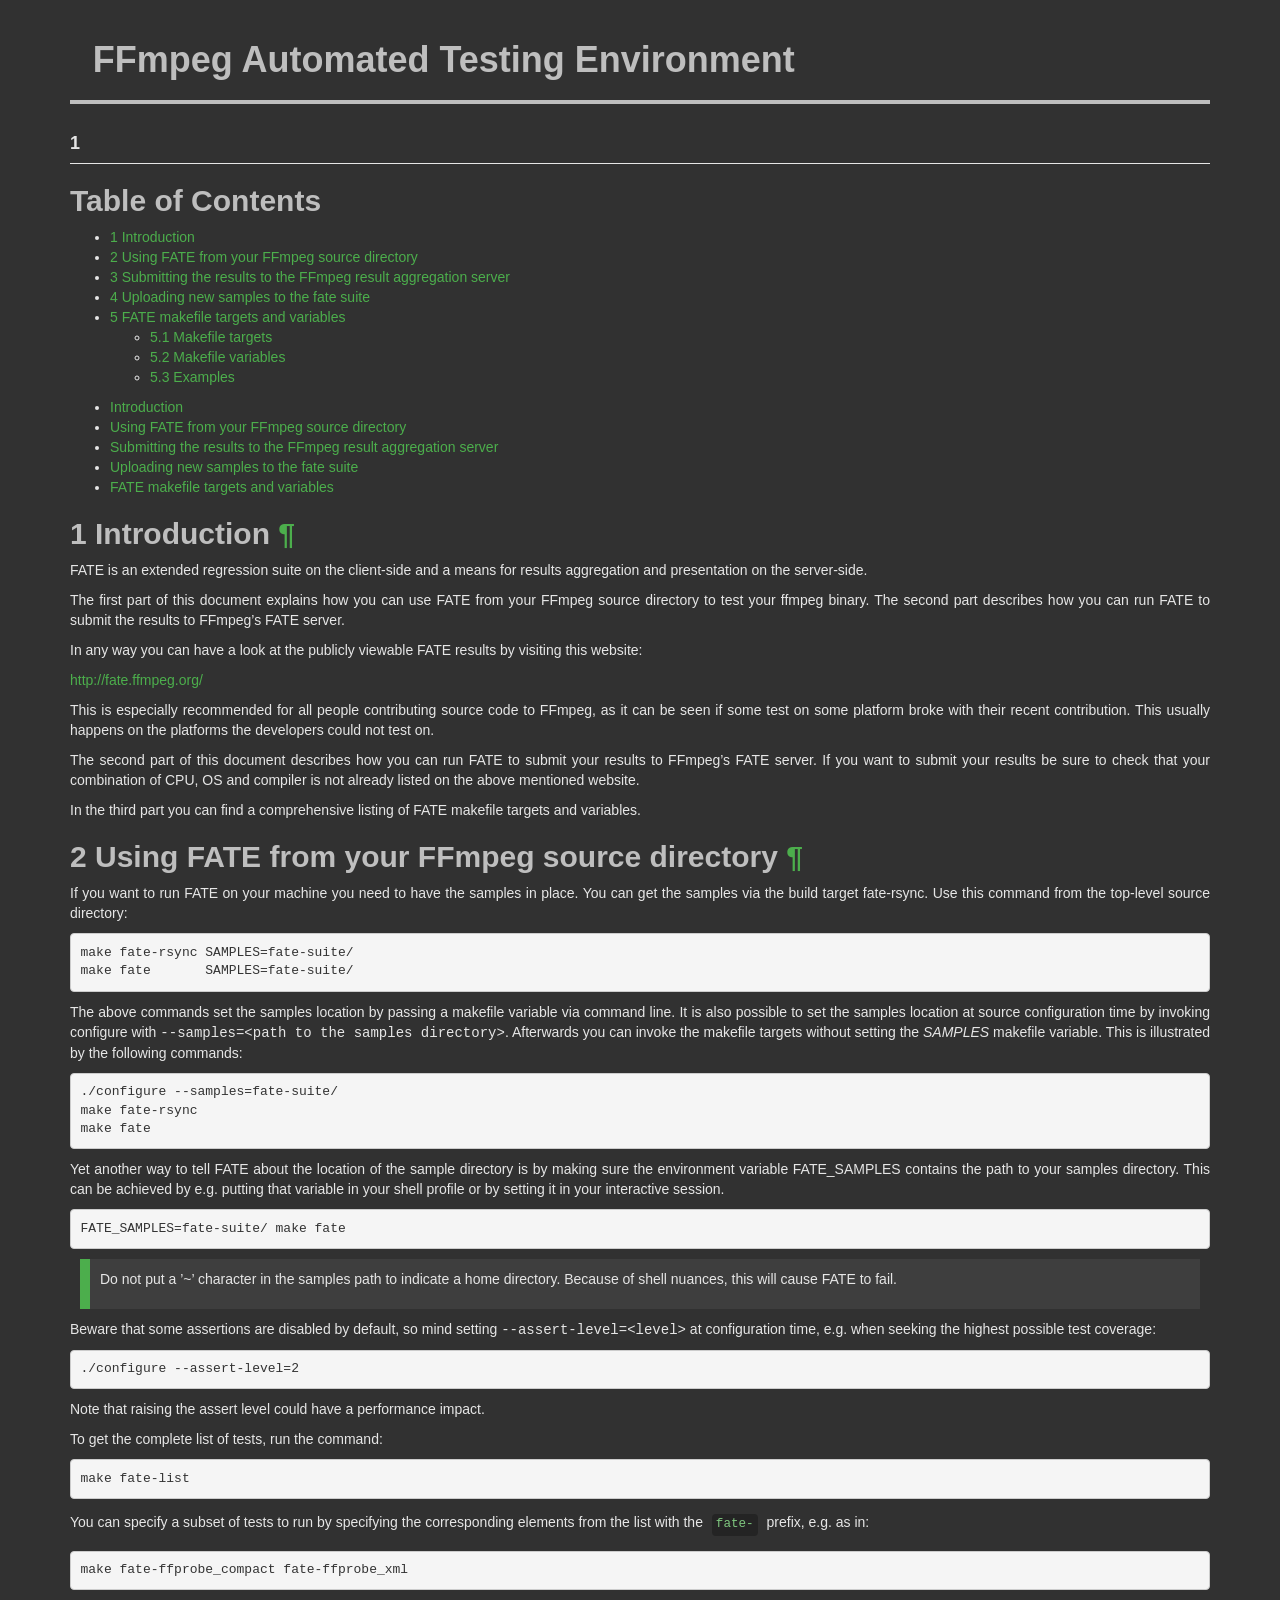
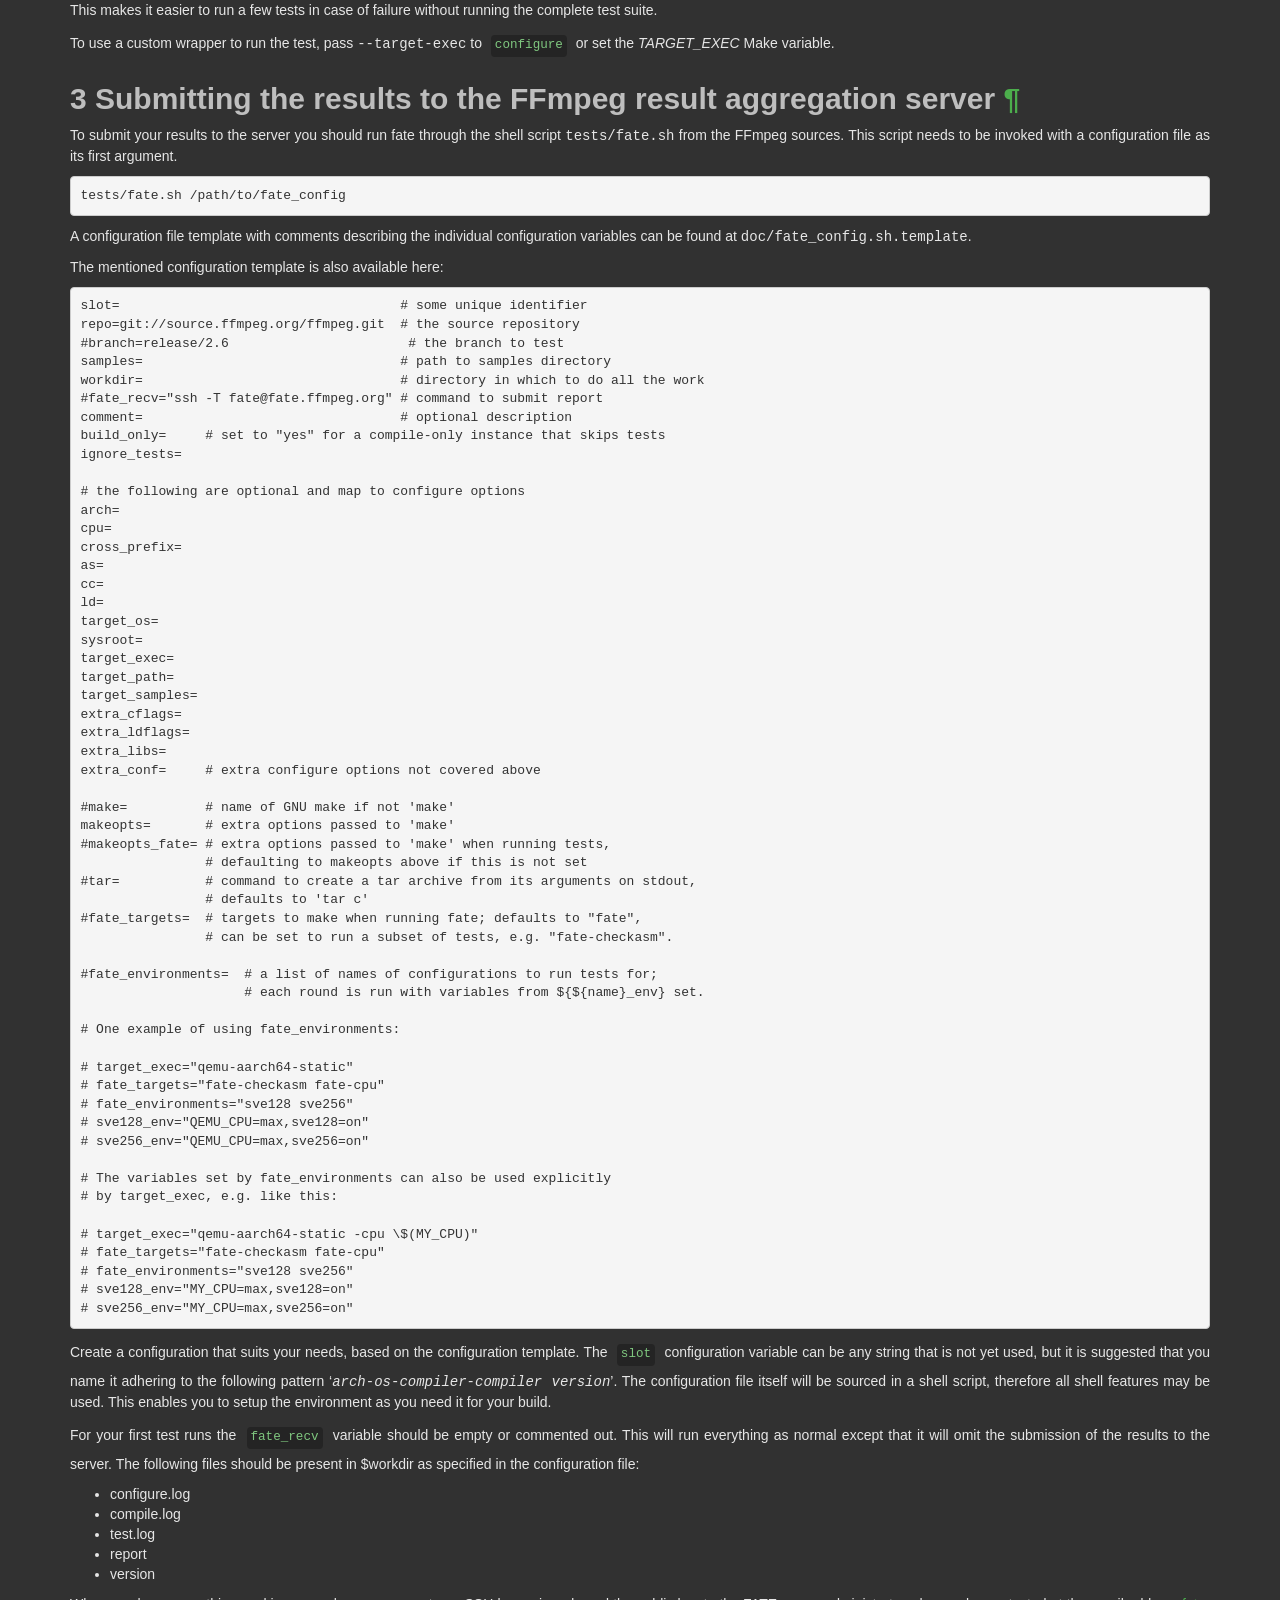
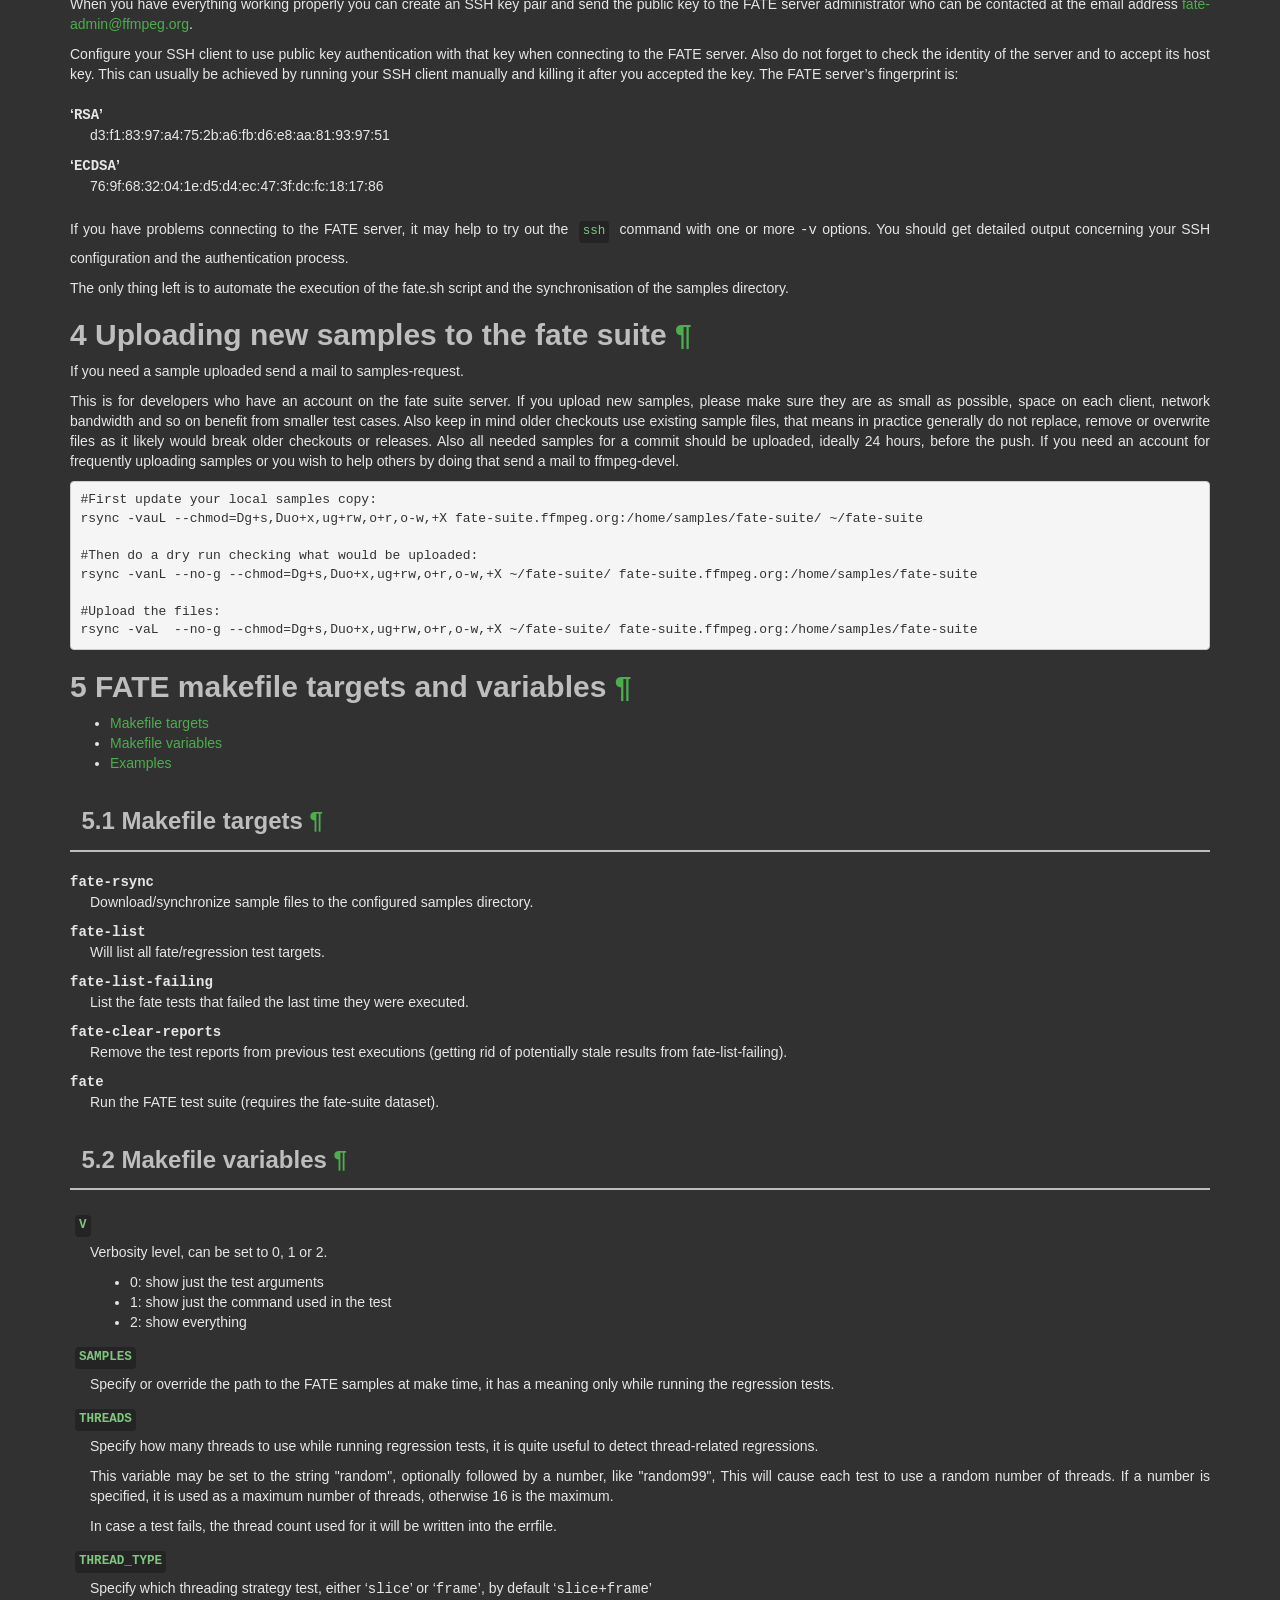
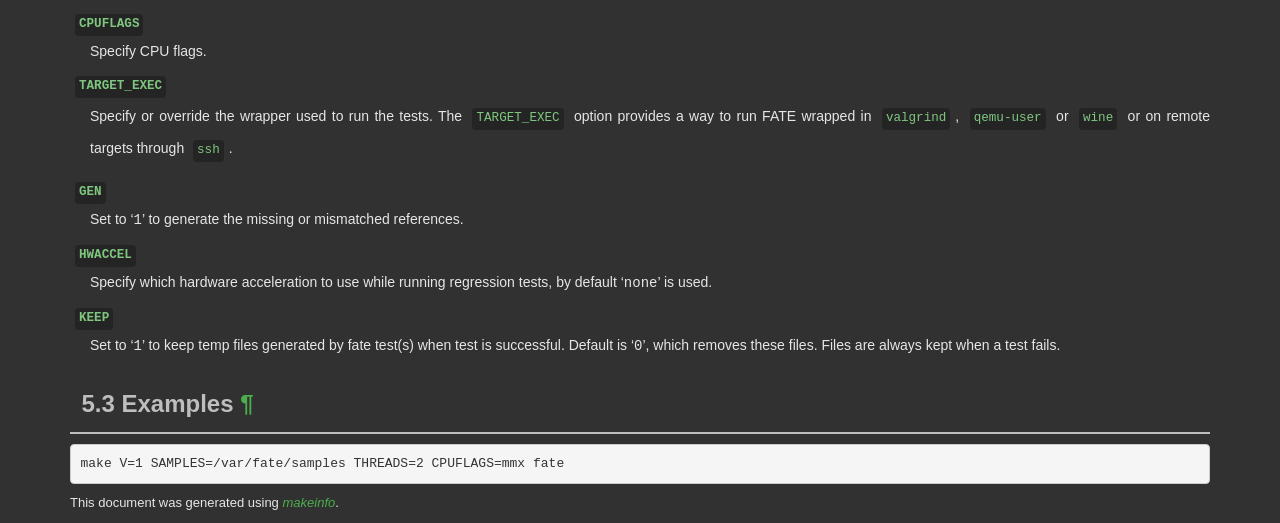
<file: ffmpeg/doc/fate.html>
<!DOCTYPE html PUBLIC "-//W3C//DTD HTML 4.01 Transitional//EN" "http://www.w3.org/TR/html4/loose.dtd">
<html>
<!-- Created by , GNU Texinfo 7.1.1 -->
  <head>
    <meta charset="utf-8">
    <title>
      FFmpeg Automated Testing Environment
    </title>
    <meta name="viewport" content="width=device-width,initial-scale=1.0">
    <link rel="stylesheet" type="text/css" href="bootstrap.min.css">
    <link rel="stylesheet" type="text/css" href="style.min.css">
  </head>
  <body>
    <div class="container">
      <h1>
      FFmpeg Automated Testing Environment
      </h1>


<a name="Top"></a>
<h4 class="Top">1</h4>
<a class="top" id="SEC_Top"></a>
<div class="element-contents" id="SEC_Contents">
<h2 class="contents-heading">Table of Contents</h2>

<div class="contents">

<ul class="toc-numbered-mark">
  <li><a id="toc-Introduction" href="#Introduction">1 Introduction</a></li>
  <li><a id="toc-Using-FATE-from-your-FFmpeg-source-directory" href="#Using-FATE-from-your-FFmpeg-source-directory">2 Using FATE from your FFmpeg source directory</a></li>
  <li><a id="toc-Submitting-the-results-to-the-FFmpeg-result-aggregation-server" href="#Submitting-the-results-to-the-FFmpeg-result-aggregation-server">3 Submitting the results to the FFmpeg result aggregation server</a></li>
  <li><a id="toc-Uploading-new-samples-to-the-fate-suite" href="#Uploading-new-samples-to-the-fate-suite">4 Uploading new samples to the fate suite</a></li>
  <li><a id="toc-FATE-makefile-targets-and-variables" href="#FATE-makefile-targets-and-variables">5 FATE makefile targets and variables</a>
  <ul class="toc-numbered-mark">
    <li><a id="toc-Makefile-targets" href="#Makefile-targets">5.1 Makefile targets</a></li>
    <li><a id="toc-Makefile-variables" href="#Makefile-variables">5.2 Makefile variables</a></li>
    <li><a id="toc-Examples" href="#Examples">5.3 Examples</a></li>
  </ul></li>
</ul>
</div>
</div>

<ul class="mini-toc">
<li><a href="#Introduction" accesskey="1">Introduction</a></li>
<li><a href="#Using-FATE-from-your-FFmpeg-source-directory" accesskey="2">Using FATE from your FFmpeg source directory</a></li>
<li><a href="#Submitting-the-results-to-the-FFmpeg-result-aggregation-server" accesskey="3">Submitting the results to the FFmpeg result aggregation server</a></li>
<li><a href="#Uploading-new-samples-to-the-fate-suite" accesskey="4">Uploading new samples to the fate suite</a></li>
<li><a href="#FATE-makefile-targets-and-variables" accesskey="5">FATE makefile targets and variables</a></li>
</ul>
<div class="chapter-level-extent" id="Introduction">
<h2 class="chapter"><span>1 Introduction<a class="copiable-link" href="#Introduction"> &para;</a></span></h2>

<p>FATE is an extended regression suite on the client-side and a means
for results aggregation and presentation on the server-side.
</p>
<p>The first part of this document explains how you can use FATE from
your FFmpeg source directory to test your ffmpeg binary. The second
part describes how you can run FATE to submit the results to FFmpeg&rsquo;s
FATE server.
</p>
<p>In any way you can have a look at the publicly viewable FATE results
by visiting this website:
</p>
<p><a class="url" href="http://fate.ffmpeg.org/">http://fate.ffmpeg.org/</a>
</p>
<p>This is especially recommended for all people contributing source
code to FFmpeg, as it can be seen if some test on some platform broke
with their recent contribution. This usually happens on the platforms
the developers could not test on.
</p>
<p>The second part of this document describes how you can run FATE to
submit your results to FFmpeg&rsquo;s FATE server. If you want to submit your
results be sure to check that your combination of CPU, OS and compiler
is not already listed on the above mentioned website.
</p>
<p>In the third part you can find a comprehensive listing of FATE makefile
targets and variables.
</p>

</div>
<div class="chapter-level-extent" id="Using-FATE-from-your-FFmpeg-source-directory">
<h2 class="chapter"><span>2 Using FATE from your FFmpeg source directory<a class="copiable-link" href="#Using-FATE-from-your-FFmpeg-source-directory"> &para;</a></span></h2>

<p>If you want to run FATE on your machine you need to have the samples
in place. You can get the samples via the build target fate-rsync.
Use this command from the top-level source directory:
</p>
<div class="example">
<pre class="example-preformatted">make fate-rsync SAMPLES=fate-suite/
make fate       SAMPLES=fate-suite/
</pre></div>

<p>The above commands set the samples location by passing a makefile
variable via command line. It is also possible to set the samples
location at source configuration time by invoking configure with
<samp class="option">--samples=&lt;path to the samples directory&gt;</samp>. Afterwards you can
invoke the makefile targets without setting the <var class="var">SAMPLES</var> makefile
variable. This is illustrated by the following commands:
</p>
<div class="example">
<pre class="example-preformatted">./configure --samples=fate-suite/
make fate-rsync
make fate
</pre></div>

<p>Yet another way to tell FATE about the location of the sample
directory is by making sure the environment variable FATE_SAMPLES
contains the path to your samples directory. This can be achieved
by e.g. putting that variable in your shell profile or by setting
it in your interactive session.
</p>
<div class="example">
<pre class="example-preformatted">FATE_SAMPLES=fate-suite/ make fate
</pre></div>

<div class="info">
<p>Do not put a &rsquo;~&rsquo; character in the samples path to indicate a home
directory. Because of shell nuances, this will cause FATE to fail.
</p></div>
<p>Beware that some assertions are disabled by default, so mind setting
<samp class="option">--assert-level=&lt;level&gt;</samp> at configuration time, e.g. when seeking
the highest possible test coverage:
</p><div class="example">
<pre class="example-preformatted">./configure --assert-level=2
</pre></div>
<p>Note that raising the assert level could have a performance impact.
</p>
<p>To get the complete list of tests, run the command:
</p><div class="example">
<pre class="example-preformatted">make fate-list
</pre></div>

<p>You can specify a subset of tests to run by specifying the
corresponding elements from the list with the <code class="code">fate-</code> prefix,
e.g. as in:
</p><div class="example">
<pre class="example-preformatted">make fate-ffprobe_compact fate-ffprobe_xml
</pre></div>

<p>This makes it easier to run a few tests in case of failure without
running the complete test suite.
</p>
<p>To use a custom wrapper to run the test, pass <samp class="option">--target-exec</samp> to
<code class="command">configure</code> or set the <var class="var">TARGET_EXEC</var> Make variable.
</p>

</div>
<div class="chapter-level-extent" id="Submitting-the-results-to-the-FFmpeg-result-aggregation-server">
<h2 class="chapter"><span>3 Submitting the results to the FFmpeg result aggregation server<a class="copiable-link" href="#Submitting-the-results-to-the-FFmpeg-result-aggregation-server"> &para;</a></span></h2>

<p>To submit your results to the server you should run fate through the
shell script <samp class="file">tests/fate.sh</samp> from the FFmpeg sources. This script needs
to be invoked with a configuration file as its first argument.
</p>
<div class="example">
<pre class="example-preformatted">tests/fate.sh /path/to/fate_config
</pre></div>

<p>A configuration file template with comments describing the individual
configuration variables can be found at <samp class="file">doc/fate_config.sh.template</samp>.
</p>
<p>The mentioned configuration template is also available here:
</p><pre class="verbatim">slot=                                    # some unique identifier
repo=git://source.ffmpeg.org/ffmpeg.git  # the source repository
#branch=release/2.6                       # the branch to test
samples=                                 # path to samples directory
workdir=                                 # directory in which to do all the work
#fate_recv=&quot;ssh -T fate@fate.ffmpeg.org&quot; # command to submit report
comment=                                 # optional description
build_only=     # set to &quot;yes&quot; for a compile-only instance that skips tests
ignore_tests=

# the following are optional and map to configure options
arch=
cpu=
cross_prefix=
as=
cc=
ld=
target_os=
sysroot=
target_exec=
target_path=
target_samples=
extra_cflags=
extra_ldflags=
extra_libs=
extra_conf=     # extra configure options not covered above

#make=          # name of GNU make if not 'make'
makeopts=       # extra options passed to 'make'
#makeopts_fate= # extra options passed to 'make' when running tests,
                # defaulting to makeopts above if this is not set
#tar=           # command to create a tar archive from its arguments on stdout,
                # defaults to 'tar c'
#fate_targets=  # targets to make when running fate; defaults to &quot;fate&quot;,
                # can be set to run a subset of tests, e.g. &quot;fate-checkasm&quot;.

#fate_environments=  # a list of names of configurations to run tests for;
                     # each round is run with variables from ${${name}_env} set.

# One example of using fate_environments:

# target_exec=&quot;qemu-aarch64-static&quot;
# fate_targets=&quot;fate-checkasm fate-cpu&quot;
# fate_environments=&quot;sve128 sve256&quot;
# sve128_env=&quot;QEMU_CPU=max,sve128=on&quot;
# sve256_env=&quot;QEMU_CPU=max,sve256=on&quot;

# The variables set by fate_environments can also be used explicitly
# by target_exec, e.g. like this:

# target_exec=&quot;qemu-aarch64-static -cpu \$(MY_CPU)&quot;
# fate_targets=&quot;fate-checkasm fate-cpu&quot;
# fate_environments=&quot;sve128 sve256&quot;
# sve128_env=&quot;MY_CPU=max,sve128=on&quot;
# sve256_env=&quot;MY_CPU=max,sve256=on&quot;
</pre>
<p>Create a configuration that suits your needs, based on the configuration
template. The <code class="env">slot</code> configuration variable can be any string that is not
yet used, but it is suggested that you name it adhering to the following
pattern &lsquo;<samp class="samp"><var class="var">arch</var>-<var class="var">os</var>-<var class="var">compiler</var>-<var class="var">compiler version</var></samp>&rsquo;. The
configuration file itself will be sourced in a shell script, therefore all
shell features may be used. This enables you to setup the environment as you
need it for your build.
</p>
<p>For your first test runs the <code class="env">fate_recv</code> variable should be empty or
commented out. This will run everything as normal except that it will omit
the submission of the results to the server. The following files should be
present in $workdir as specified in the configuration file:
</p>
<ul class="itemize mark-bullet">
<li>configure.log
    </li><li>compile.log
    </li><li>test.log
    </li><li>report
    </li><li>version
</li></ul>

<p>When you have everything working properly you can create an SSH key pair
and send the public key to the FATE server administrator who can be contacted
at the email address <a class="email" href="mailto:fate-admin@ffmpeg.org">fate-admin@ffmpeg.org</a>.
</p>
<p>Configure your SSH client to use public key authentication with that key
when connecting to the FATE server. Also do not forget to check the identity
of the server and to accept its host key. This can usually be achieved by
running your SSH client manually and killing it after you accepted the key.
The FATE server&rsquo;s fingerprint is:
</p>
<dl class="table">
<dt>&lsquo;<samp class="samp">RSA</samp>&rsquo;</dt>
<dd><p>d3:f1:83:97:a4:75:2b:a6:fb:d6:e8:aa:81:93:97:51
</p></dd>
<dt>&lsquo;<samp class="samp">ECDSA</samp>&rsquo;</dt>
<dd><p>76:9f:68:32:04:1e:d5:d4:ec:47:3f:dc:fc:18:17:86
</p></dd>
</dl>

<p>If you have problems connecting to the FATE server, it may help to try out
the <code class="command">ssh</code> command with one or more <samp class="option">-v</samp> options. You should
get detailed output concerning your SSH configuration and the authentication
process.
</p>
<p>The only thing left is to automate the execution of the fate.sh script and
the synchronisation of the samples directory.
</p>
</div>
<div class="chapter-level-extent" id="Uploading-new-samples-to-the-fate-suite">
<h2 class="chapter"><span>4 Uploading new samples to the fate suite<a class="copiable-link" href="#Uploading-new-samples-to-the-fate-suite"> &para;</a></span></h2>

<p>If you need a sample uploaded send a mail to samples-request.
</p>
<p>This is for developers who have an account on the fate suite server.
If you upload new samples, please make sure they are as small as possible,
space on each client, network bandwidth and so on benefit from smaller test cases.
Also keep in mind older checkouts use existing sample files, that means in
practice generally do not replace, remove or overwrite files as it likely would
break older checkouts or releases.
Also all needed samples for a commit should be uploaded, ideally 24
hours, before the push.
If you need an account for frequently uploading samples or you wish to help
others by doing that send a mail to ffmpeg-devel.
</p>
<div class="example">
<pre class="example-preformatted">#First update your local samples copy:
rsync -vauL --chmod=Dg+s,Duo+x,ug+rw,o+r,o-w,+X fate-suite.ffmpeg.org:/home/samples/fate-suite/ ~/fate-suite

#Then do a dry run checking what would be uploaded:
rsync -vanL --no-g --chmod=Dg+s,Duo+x,ug+rw,o+r,o-w,+X ~/fate-suite/ fate-suite.ffmpeg.org:/home/samples/fate-suite

#Upload the files:
rsync -vaL  --no-g --chmod=Dg+s,Duo+x,ug+rw,o+r,o-w,+X ~/fate-suite/ fate-suite.ffmpeg.org:/home/samples/fate-suite
</pre></div>


</div>
<div class="chapter-level-extent" id="FATE-makefile-targets-and-variables">
<h2 class="chapter"><span>5 FATE makefile targets and variables<a class="copiable-link" href="#FATE-makefile-targets-and-variables"> &para;</a></span></h2>

<ul class="mini-toc">
<li><a href="#Makefile-targets" accesskey="1">Makefile targets</a></li>
<li><a href="#Makefile-variables" accesskey="2">Makefile variables</a></li>
<li><a href="#Examples" accesskey="3">Examples</a></li>
</ul>
<div class="section-level-extent" id="Makefile-targets">
<h3 class="section"><span>5.1 Makefile targets<a class="copiable-link" href="#Makefile-targets"> &para;</a></span></h3>

<dl class="table">
<dt><samp class="option">fate-rsync</samp></dt>
<dd><p>Download/synchronize sample files to the configured samples directory.
</p>
</dd>
<dt><samp class="option">fate-list</samp></dt>
<dd><p>Will list all fate/regression test targets.
</p>
</dd>
<dt><samp class="option">fate-list-failing</samp></dt>
<dd><p>List the fate tests that failed the last time they were executed.
</p>
</dd>
<dt><samp class="option">fate-clear-reports</samp></dt>
<dd><p>Remove the test reports from previous test executions (getting rid of
potentially stale results from fate-list-failing).
</p>
</dd>
<dt><samp class="option">fate</samp></dt>
<dd><p>Run the FATE test suite (requires the fate-suite dataset).
</p></dd>
</dl>

</div>
<div class="section-level-extent" id="Makefile-variables">
<h3 class="section"><span>5.2 Makefile variables<a class="copiable-link" href="#Makefile-variables"> &para;</a></span></h3>

<dl class="table">
<dt><code class="env">V</code></dt>
<dd><p>Verbosity level, can be set to 0, 1 or 2.
    </p><ul class="itemize mark-bullet">
<li>0: show just the test arguments
        </li><li>1: show just the command used in the test
        </li><li>2: show everything
    </li></ul>

</dd>
<dt><code class="env">SAMPLES</code></dt>
<dd><p>Specify or override the path to the FATE samples at make time, it has a
meaning only while running the regression tests.
</p>
</dd>
<dt><code class="env">THREADS</code></dt>
<dd><p>Specify how many threads to use while running regression tests, it is
quite useful to detect thread-related regressions.
</p>
<p>This variable may be set to the string &quot;random&quot;, optionally followed by a
number, like &quot;random99&quot;, This will cause each test to use a random number of
threads. If a number is specified, it is used as a maximum number of threads,
otherwise 16 is the maximum.
</p>
<p>In case a test fails, the thread count used for it will be written into the
errfile.
</p>
</dd>
<dt><code class="env">THREAD_TYPE</code></dt>
<dd><p>Specify which threading strategy test, either &lsquo;<samp class="samp">slice</samp>&rsquo; or &lsquo;<samp class="samp">frame</samp>&rsquo;,
by default &lsquo;<samp class="samp">slice+frame</samp>&rsquo;
</p>
</dd>
<dt><code class="env">CPUFLAGS</code></dt>
<dd><p>Specify CPU flags.
</p>
</dd>
<dt><code class="env">TARGET_EXEC</code></dt>
<dd><p>Specify or override the wrapper used to run the tests.
The <code class="env">TARGET_EXEC</code> option provides a way to run FATE wrapped in
<code class="command">valgrind</code>, <code class="command">qemu-user</code> or <code class="command">wine</code> or on remote targets
through <code class="command">ssh</code>.
</p>
</dd>
<dt><code class="env">GEN</code></dt>
<dd><p>Set to &lsquo;<samp class="samp">1</samp>&rsquo; to generate the missing or mismatched references.
</p>
</dd>
<dt><code class="env">HWACCEL</code></dt>
<dd><p>Specify which hardware acceleration to use while running regression tests,
by default &lsquo;<samp class="samp">none</samp>&rsquo; is used.
</p>
</dd>
<dt><code class="env">KEEP</code></dt>
<dd><p>Set to &lsquo;<samp class="samp">1</samp>&rsquo; to keep temp files generated by fate test(s) when test is successful.
Default is &lsquo;<samp class="samp">0</samp>&rsquo;, which removes these files. Files are always kept when a test
fails.
</p>
</dd>
</dl>

</div>
<div class="section-level-extent" id="Examples">
<h3 class="section"><span>5.3 Examples<a class="copiable-link" href="#Examples"> &para;</a></span></h3>

<div class="example">
<pre class="example-preformatted">make V=1 SAMPLES=/var/fate/samples THREADS=2 CPUFLAGS=mmx fate
</pre></div>
</div>
</div>
      <p style="font-size: small;">
        This document was generated using <a class="uref" href="https://www.gnu.org/software/texinfo/"><em class="emph">makeinfo</em></a>.
      </p>
    </div>
  </body>
</html>
</file>
<file: web/style.css>
@import url("https://fonts.googleapis.com/css2?family=Space+Grotesk:wght@400;500;600&family=IBM+Plex+Mono:wght@400;500&display=swap");

:root {
  --bg: #f4f1ea;
  --panel: #fff7eb;
  --panel-2: #fffdf8;
  --text: #1d1b16;
  --muted: #6c675c;
  --accent: #e07a5f;
  --accent-2: #3d405b;
  --stroke: #e1d9cb;
  --shadow: rgba(29, 27, 22, 0.08);
}

* {
  box-sizing: border-box;
}

body {
  margin: 0;
  font-family: "Space Grotesk", sans-serif;
  color: var(--text);
  background:
    radial-gradient(circle at 10% 10%, #ffe6d5 0%, transparent 40%),
    radial-gradient(circle at 90% 0%, #e6edf7 0%, transparent 45%),
    linear-gradient(140deg, #f4f1ea 0%, #f7efe3 50%, #f1f6f5 100%);
  min-height: 100vh;
}

.page {
  max-width: 1100px;
  margin: 0 auto;
  padding: 32px 20px 60px;
  display: grid;
  gap: 24px;
  animation: fadeUp 0.8s ease both;
}

.hero {
  display: flex;
  align-items: center;
  justify-content: space-between;
  background: linear-gradient(120deg, #fff1dd, #f7f4ee);
  border: 1px solid var(--stroke);
  border-radius: 24px;
  padding: 28px;
  box-shadow: 0 18px 40px var(--shadow);
  position: relative;
  overflow: hidden;
}

.hero .eyebrow {
  font-family: "IBM Plex Mono", monospace;
  text-transform: uppercase;
  letter-spacing: 0.2em;
  font-size: 0.75rem;
  color: var(--accent-2);
}

.hero h1 {
  font-size: clamp(2rem, 4vw, 3rem);
  margin: 8px 0;
}

.hero .subhead {
  margin: 0;
  color: var(--muted);
  max-width: 520px;
}

.pulse {
  width: 140px;
  height: 140px;
  border-radius: 50%;
  background: radial-gradient(circle, #e07a5f 0%, rgba(224, 122, 95, 0.2) 60%, transparent 70%);
  animation: pulse 4s infinite ease-in-out;
}

.panel {
  background: var(--panel);
  border: 1px solid var(--stroke);
  border-radius: 20px;
  padding: 22px;
  box-shadow: 0 12px 30px var(--shadow);
  display: grid;
  gap: 16px;
}

.panel h2 {
  margin: 0;
}

.grid {
  display: grid;
  gap: 16px;
  grid-template-columns: repeat(auto-fit, minmax(220px, 1fr));
}

label {
  display: grid;
  gap: 8px;
  font-weight: 500;
}

input,
select {
  border: 1px solid var(--stroke);
  border-radius: 12px;
  padding: 10px 12px;
  font-family: inherit;
  background: var(--panel-2);
  color: var(--text);
  outline: none;
  transition: border 0.2s ease, box-shadow 0.2s ease;
}

input:focus,
select:focus {
  border-color: var(--accent);
  box-shadow: 0 0 0 3px rgba(224, 122, 95, 0.15);
}

button {
  border: none;
  border-radius: 999px;
  background: var(--accent);
  color: #fff;
  padding: 10px 18px;
  font-weight: 600;
  font-size: 0.95rem;
  cursor: pointer;
  transition: transform 0.2s ease, box-shadow 0.2s ease;
  box-shadow: 0 10px 24px rgba(224, 122, 95, 0.3);
}

button:hover {
  transform: translateY(-2px);
  box-shadow: 0 14px 30px rgba(224, 122, 95, 0.35);
}

button:disabled {
  opacity: 0.5;
  cursor: not-allowed;
  transform: none;
  box-shadow: none;
}

button.ghost {
  background: transparent;
  color: var(--accent-2);
  border: 1px solid var(--stroke);
  box-shadow: none;
}

.actions {
  display: flex;
  align-items: center;
  gap: 12px;
}

.toggle {
  display: flex;
  align-items: center;
  gap: 10px;
  padding: 10px 12px;
  border-radius: 12px;
  background: var(--panel-2);
  border: 1px solid var(--stroke);
}

.toggle input {
  width: 18px;
  height: 18px;
}

.channels {
  display: grid;
  gap: 12px;
}

.channels-header {
  display: flex;
  align-items: center;
  justify-content: space-between;
  gap: 16px;
}

.channels-list {
  display: grid;
  grid-template-columns: repeat(auto-fit, minmax(180px, 1fr));
  gap: 10px;
  background: var(--panel-2);
  border-radius: 16px;
  padding: 12px;
  border: 1px dashed var(--stroke);
  max-height: 240px;
  overflow-y: auto;
}

.range {
  display: flex;
  align-items: center;
  gap: 12px;
}

.range input[type="range"] {
  flex: 1;
}

.status {
  font-family: "IBM Plex Mono", monospace;
  color: var(--muted);
}

.status.ok {
  color: #2a7f62;
}

.status.error {
  color: #b23a48;
}

@keyframes fadeUp {
  from {
    opacity: 0;
    transform: translateY(12px);
  }
  to {
    opacity: 1;
    transform: translateY(0);
  }
}

@keyframes pulse {
  0% {
    transform: scale(0.95);
    opacity: 0.6;
  }
  50% {
    transform: scale(1.05);
    opacity: 0.9;
  }
  100% {
    transform: scale(0.95);
    opacity: 0.6;
  }
}

@media (max-width: 720px) {
  .hero {
    flex-direction: column;
    align-items: flex-start;
    gap: 16px;
  }

  .pulse {
    align-self: flex-end;
  }
}
</file>
<file: ffmpeg/doc/style.min.css>
/*!
The MIT License (MIT)

Copyright (c) 2014 Barbara Lepage <db0company@gmail.com>

Permission is hereby granted, free of charge, to any person obtaining a copy
of this software and associated documentation files (the "Software"), to deal
in the Software without restriction, including without limitation the rights
to use, copy, modify, merge, publish, distribute, sublicense, and/or sell
copies of the Software, and to permit persons to whom the Software is
furnished to do so, subject to the following conditions:

The above copyright notice and this permission notice shall be included in all
copies or substantial portions of the Software.

THE SOFTWARE IS PROVIDED "AS IS", WITHOUT WARRANTY OF ANY KIND, EXPRESS OR
IMPLIED, INCLUDING BUT NOT LIMITED TO THE WARRANTIES OF MERCHANTABILITY,
FITNESS FOR A PARTICULAR PURPOSE AND NONINFRINGEMENT. IN NO EVENT SHALL THE
AUTHORS OR COPYRIGHT HOLDERS BE LIABLE FOR ANY CLAIM, DAMAGES OR OTHER
LIABILITY, WHETHER IN AN ACTION OF CONTRACT, TORT OR OTHERWISE, ARISING FROM,
OUT OF OR IN CONNECTION WITH THE SOFTWARE OR THE USE OR OTHER DEALINGS IN THE
SOFTWARE.
 */body{background-color:#313131;color:#e6e6e6;text-align:justify}body, h1, h2, h3, h4, h5, h6{font-family:"Lucida Grande","Lucida Sans Unicode","Lucida Sans","Helvetica Neue",Helvetica,Verdana,Tahoma,sans-serif}a{color:#4cae4c}a strong{color:#e6e6e6}a:hover{color:#7fc77f}a:hover strong{color:#4cae4c}main{width:100% ! important;min-height:600px;margin:auto}h1, h2, h3, h4{font-weight:bold;text-align:left}h1, h2, h3{color:#bebebe}h1 strong, h2 strong, h3 strong{color:#e6e6e6}h4, h5, h6{color:#3c8b3c}h1{border-bottom:4px #bebebe solid;padding:20px 2%}h3{border-bottom:2px #bebebe solid;padding:15px 1%}h4{border-bottom:1px solid #e6e6e6;padding:10px 0;margin:20px 0;color:#e6e6e6}.list-group .list-group-item{background-color:#3e3e3e;border-color:black}.list-group.list-group-big .list-group-item{padding:25px}.list-group a.list-group-item{color:#7fc77f}.list-group a.list-group-item:hover{background-color:#313131;color:#4cae4c}.well{background-color:#242424;border-color:black;color:#bebebe}.well strong{color:#e6e6e6}.well code{background-color:#313131}.well hr{border-color:#3c8b3c}.well h3{margin:5px 0 15px 0;border:0;padding:0}.well a{color:#4cae4c}.well a.btn{color:white}.well small{display:block;padding:0 10px;font-style:italic}.well.example{padding-top:40px;margin-bottom:130px}.well.example pre{margin:50px;margin-bottom:30px;font-size:1.5em}.well.example .btn{margin-right:50px;margin-bottom:20px}.well.well-with-icon{min-height:136px}.well.well-with-icon .pull-right,.well.well-with-icon .pull-left{background-color:#4cae4c;color:#e6e6e6;padding:10px;border-radius:5px;margin:5px}.well.well-with-icon .pull-right{margin-left:20px}.well.well-with-icon .pull-left{margin-right:20px}a.well{display:block}a.well:hover{text-decoration:none;opacity:0.8}.info, .warning{margin:10px;padding:10px;background-color:#3e3e3e;color:#e6e6e6}.info code, .warning code{background-color:#313131}.info{border-left:10px #4cae4c solid}.warning{border-left:10px #ae4c4c solid}.with-icon{padding:30px}.with-icon .pull-left{padding-right:30px}.with-icon .pull-right{padding-left:30px}dd{margin-left:20px}code{background-color:#242424;color:#7fc77f;display:inline-block;margin:5px}.table{margin:20px 0;border-radius:4px}.table th,.table td,.table tr{border:1px solid #171717}.table tr th{background-color:#3e3e3e;border-bottom:2px solid #e6e6e6}.table tr:nth-child(odd){background-color:#242424}#sidebar-wrapper, .navbar{background-color:#171717;overflow-x:hidden}#sidebar-wrapper .sidebar-brand img,#sidebar-wrapper .navbar-brand img, .navbar .sidebar-brand img, .navbar .navbar-brand img{opacity:0.6;margin-right:8px}#sidebar-wrapper .sidebar-brand:hover,#sidebar-wrapper .navbar-brand:hover, .navbar .sidebar-brand:hover, .navbar .navbar-brand:hover{color:#fff}#sidebar-wrapper .sidebar-brand:hover img,#sidebar-wrapper .navbar-brand:hover img, .navbar .sidebar-brand:hover img, .navbar .navbar-brand:hover img{opacity:1}#sidebar-wrapper .sidebar-nav li ul, .navbar .sidebar-nav li ul{list-style-type:none;padding:0}#sidebar-wrapper .sidebar-nav li ul li, .navbar .sidebar-nav li ul li{line-height:20px}#sidebar-wrapper .sidebar-nav li ul li a, .navbar .sidebar-nav li ul li a{padding-left:20px}.content-header{height:auto;background-color:#242424}.content-header h1{color:#e6e6e6;display:block;margin:0;margin-bottom:20px;line-height:normal;border-bottom:none}#download h4, #index h4{margin-top:180px}#download h4.first, #index h4.first{margin-top:20px}#download h4.first small, #index h4.first small{color:inherit;font-size:1em}#download .btn-download-wrapper, #index .btn-download-wrapper{text-align:center;margin:160px auto}#download .btn-download-wrapper .btn, #index .btn-download-wrapper .btn{font-size:3em;padding:3%;display:inline-block;margin-bottom:5px}#download .btn-download-wrapper small, #index .btn-download-wrapper small{display:block;font-size:0.4em}#download h2.description, #index h2.description{color:#e6e6e6;font-size:2em;font-weight:bold;margin:120px 50px;line-height:2em}#download h2.description .label, #index h2.description .label{font-size:0.5em}#download .btn-download-wrapper{margin:40px auto}#download .os-selector{text-align:center;color:#e6e6e6;margin:30px 0}#download .os-selector a.btn-build{color:#e6e6e6;display:block;padding:20px;border-radius:2px}#download .os-selector .btn-build[href="#build-linux"]{background-color:#e43}#download .os-selector .btn-build[href="#build-linux"]:hover{color:#e43;background-color:#e6e6e6}#download .os-selector .btn-build[href="#build-windows"]{background-color:#06a}#download .os-selector .btn-build[href="#build-windows"]:hover{color:#06a;background-color:#e6e6e6}#download .os-selector .btn-build[href="#build-mac"]{background-color:darkgrey}#download .os-selector .btn-build[href="#build-mac"]:hover{color:darkgrey;background-color:#e6e6e6}#download .os-selector .tab-content{margin-top:20px}#download .os-selector #build-linux h3{color:#e43}#download .os-selector #build-windows h3{color:#06a}#download .os-selector #build-mac h3{color:darkgrey}footer{background-color:#242424;border-top:1px #101010 solid;padding:20px 0%}footer a{display:block}footer img[alt="FFmpeg"]{width:50%;display:block;margin:auto}.example.user-good pre{color:#bfbfbf;border:1px solid #357735;border-left:10px solid #357735;background-color:#242424}.example.user-bad pre{color:#bfbfbf;border:1px solid #ae4c4c;border-left:10px solid #ae4c4c;background-color:#242424}
</file>
